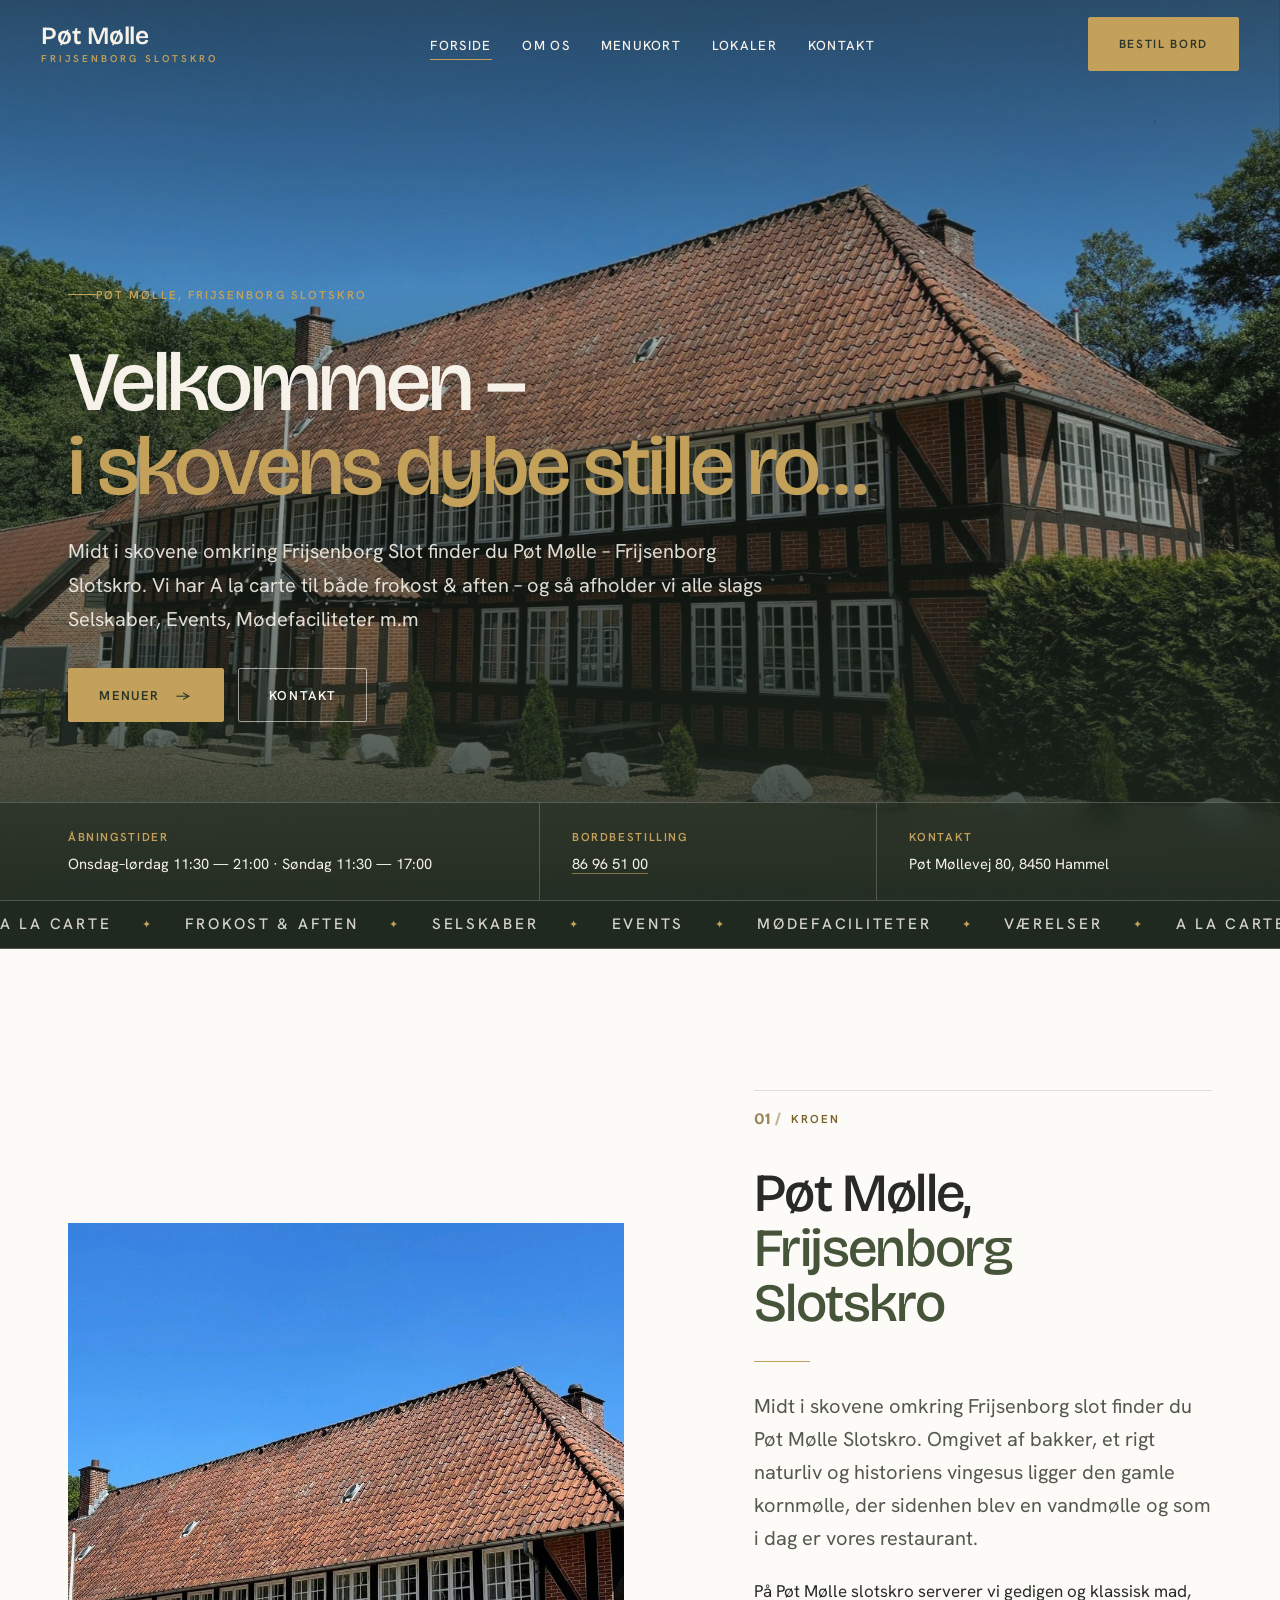
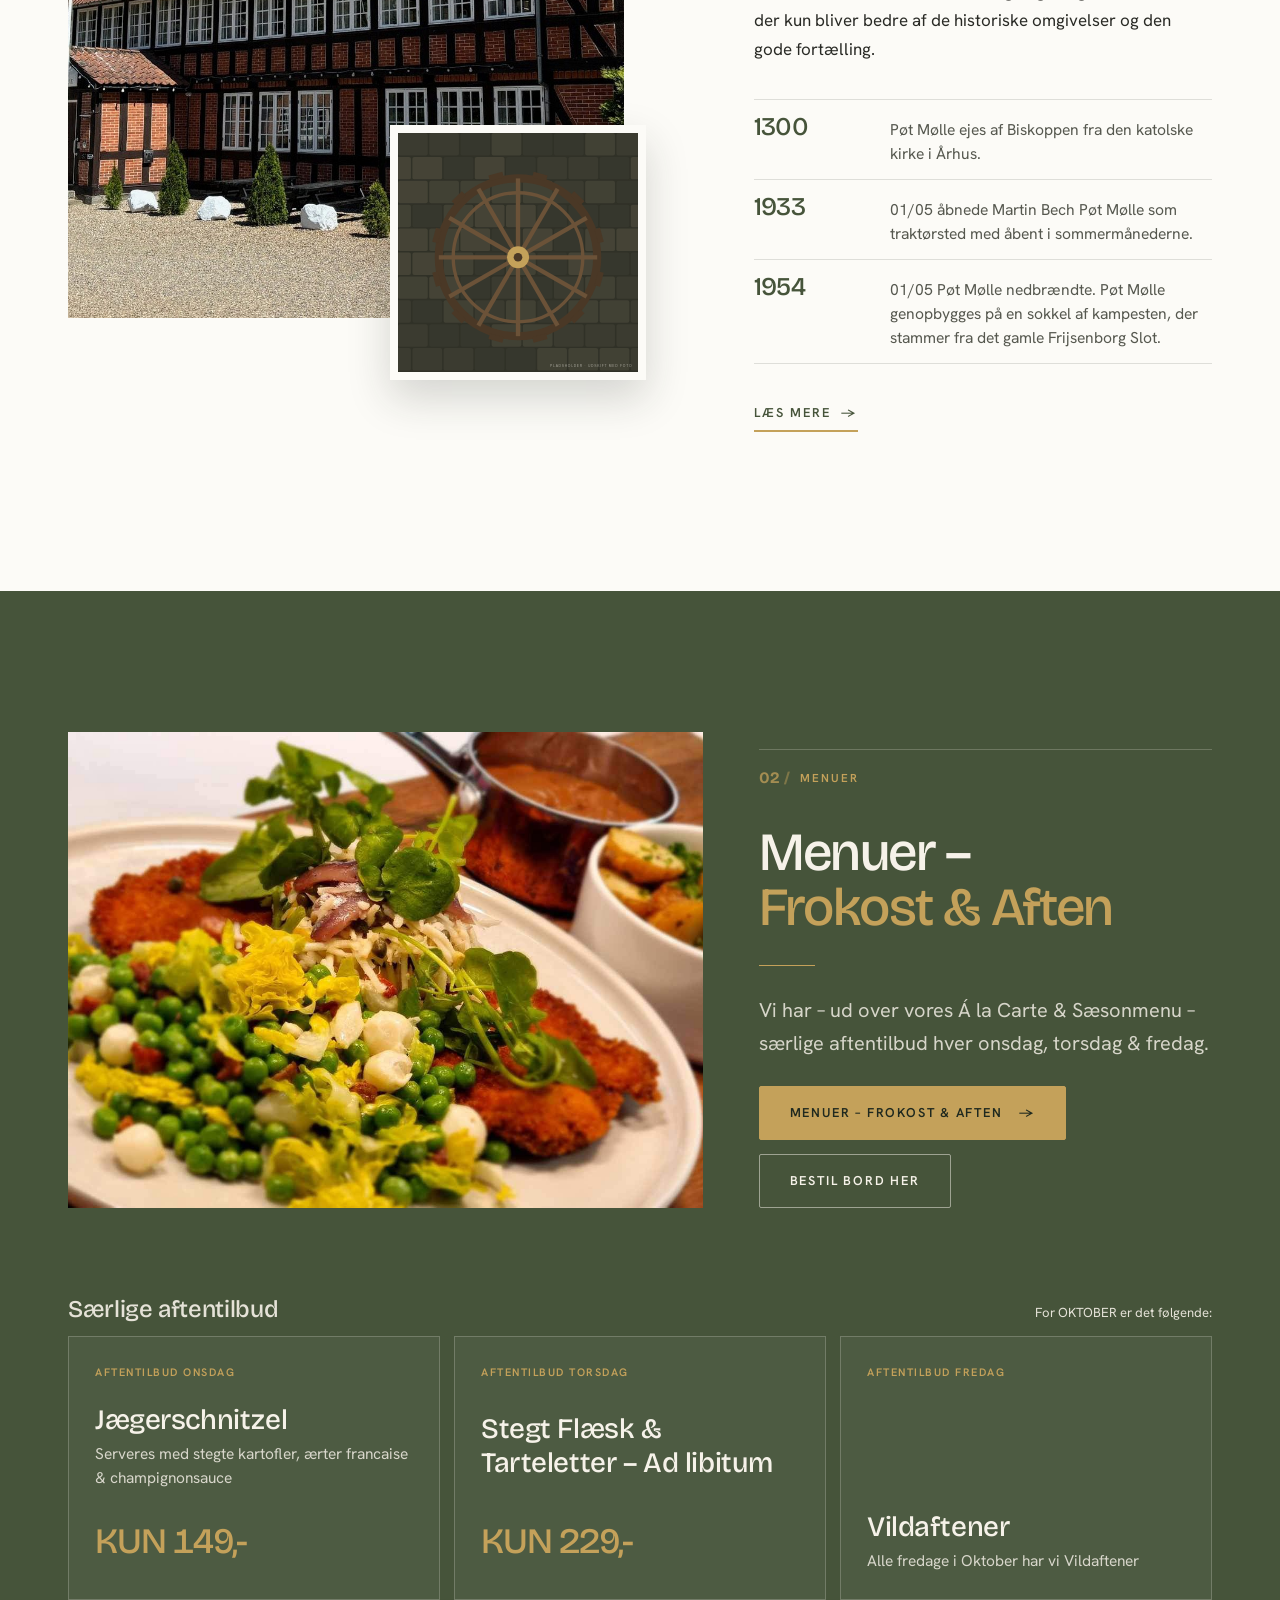
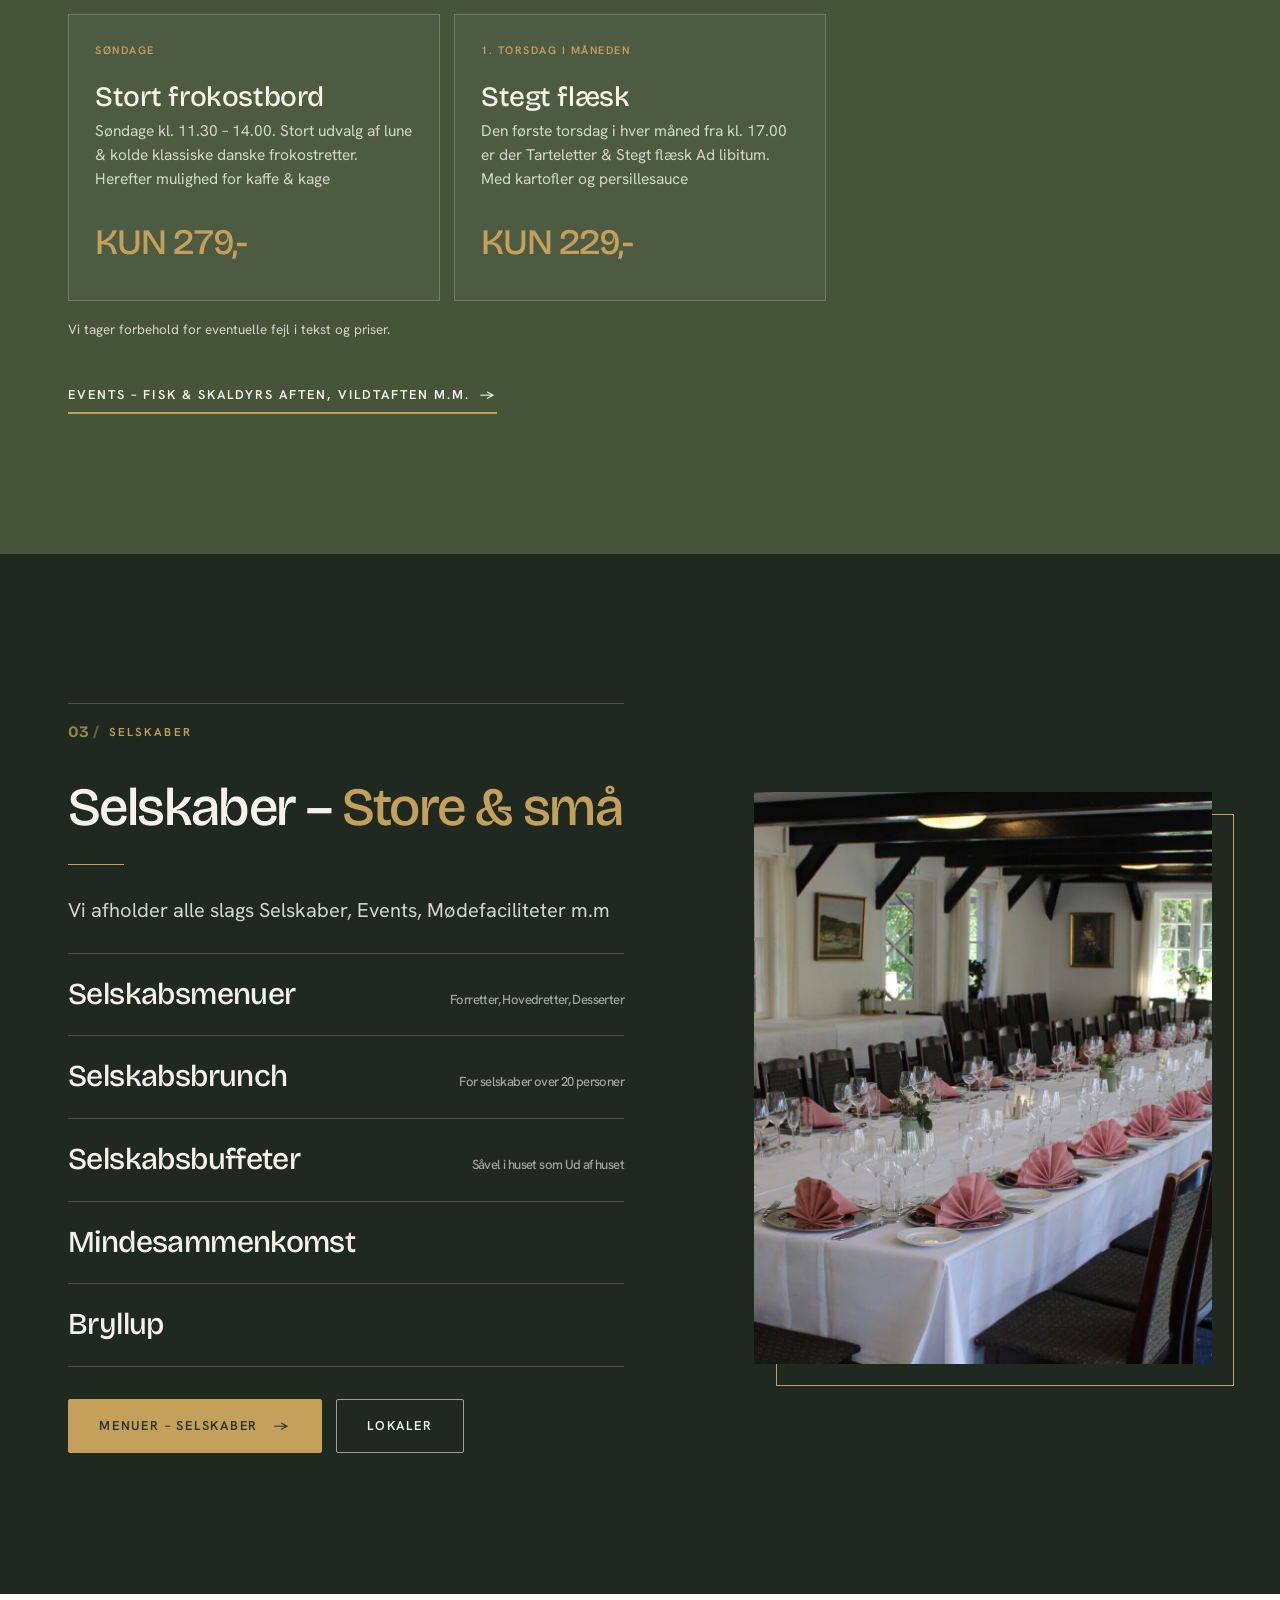
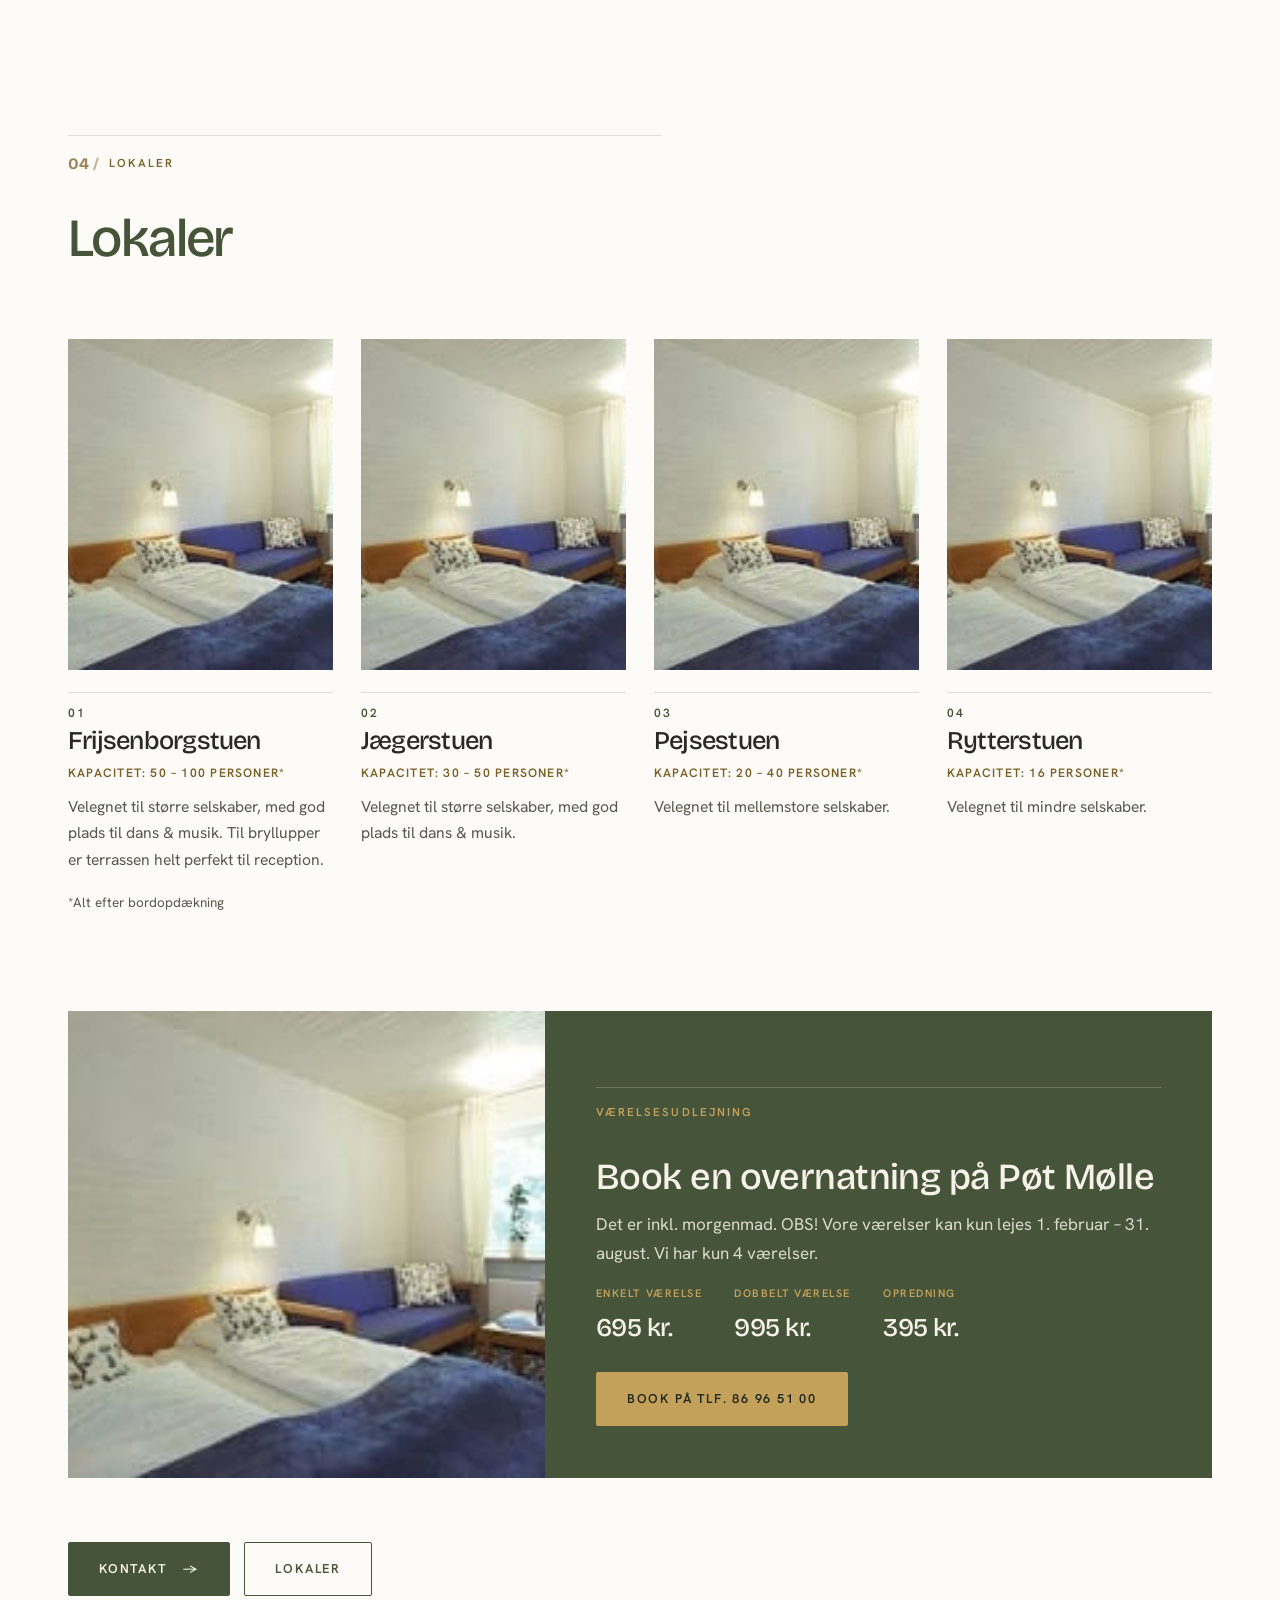
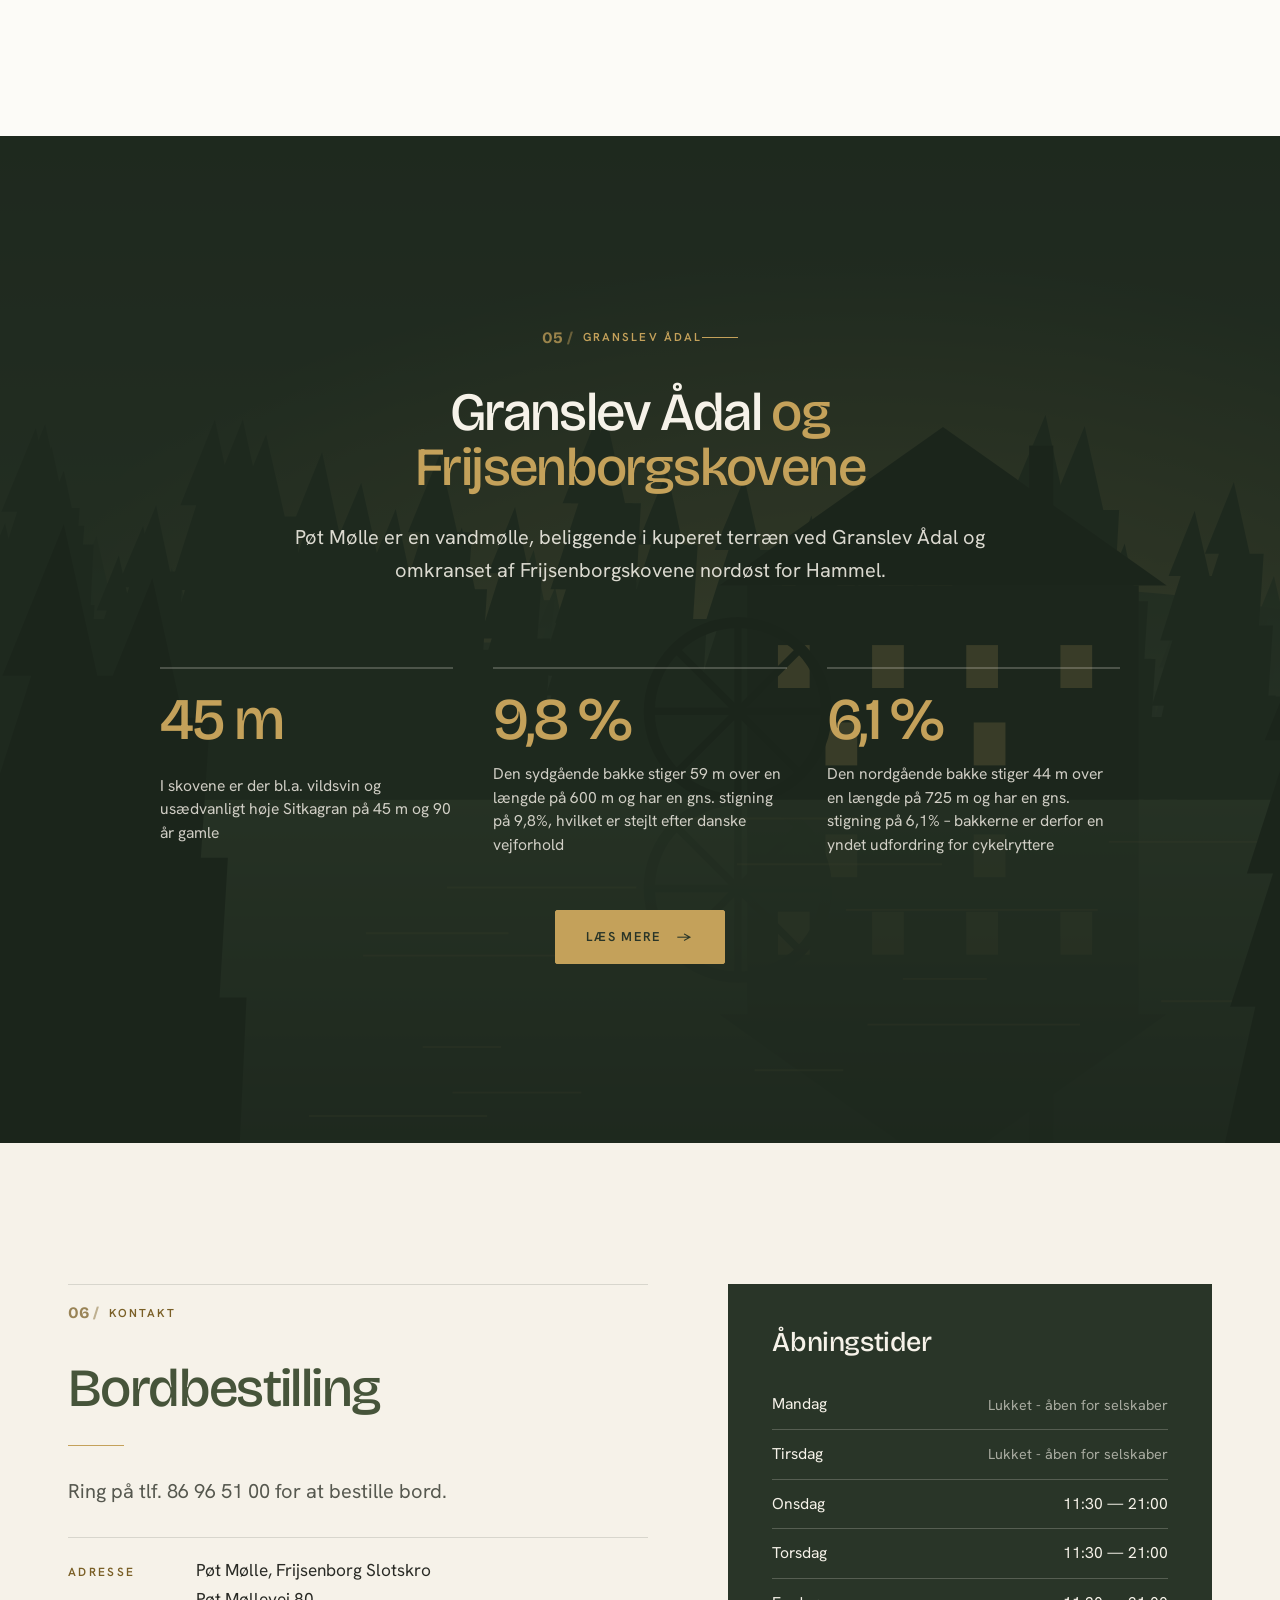
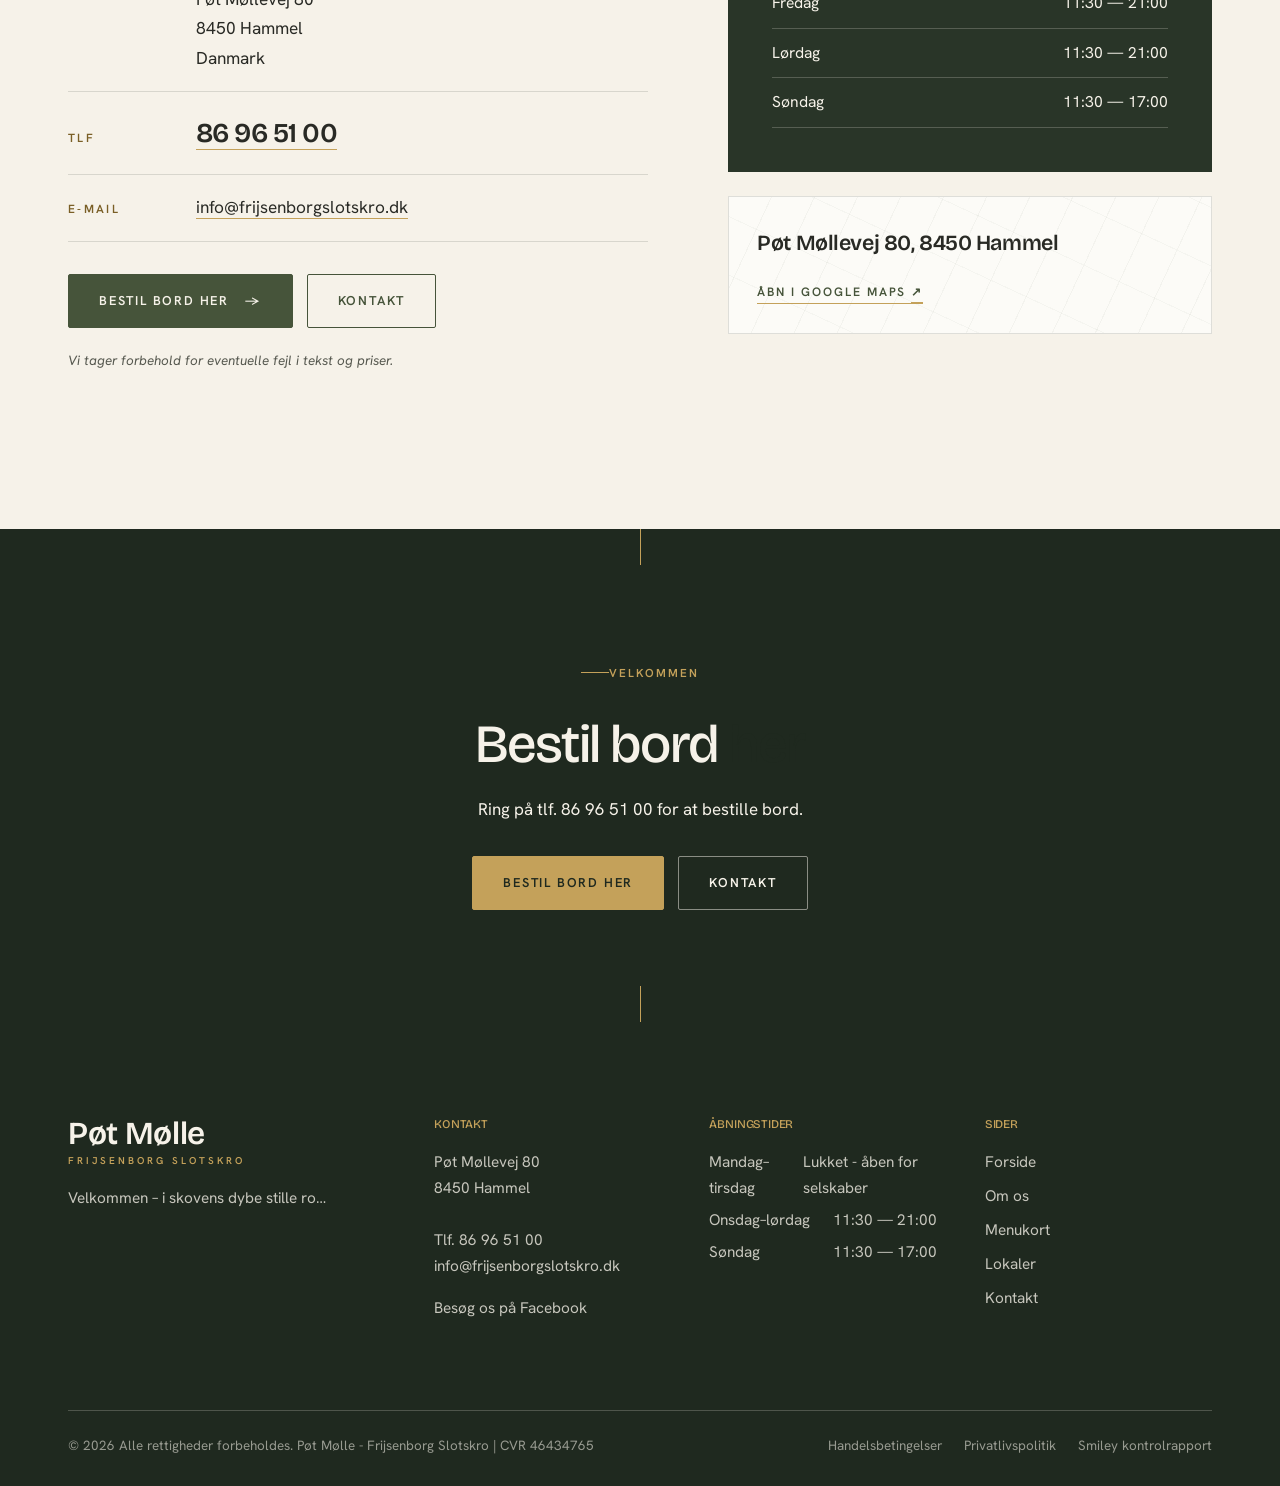
<file: index.html>
<!doctype html>
<html lang="da">
<head>
  <meta charset="utf-8">
  <meta name="viewport" content="width=device-width, initial-scale=1">
  <title>Velkommen til Pøt Mølle - Frijsenborg Slotskro</title>
  <meta name="description" content="Pøt Mølle - historisk kro ved Frijsenborg. Nyd god mad, hyggelige omgivelser og selskaber i naturskønne rammer.">
  <link rel="canonical" href="https://xn--ptmlle-byac.dk/">
  <meta name="theme-color" content="#293528">

  <!-- Open Graph -->
  <meta property="og:type" content="website">
  <meta property="og:locale" content="da_DK">
  <meta property="og:site_name" content="Pøt Mølle – Frijsenborg Slotskro">
  <meta property="og:title" content="Velkommen til Pøt Mølle - Frijsenborg Slotskro">
  <meta property="og:description" content="Pøt Mølle - historisk kro ved Frijsenborg. Nyd god mad, hyggelige omgivelser og selskaber i naturskønne rammer.">
  <meta property="og:url" content="https://xn--ptmlle-byac.dk/">
  <meta property="og:image" content="https://xn--ptmlle-byac.dk/wp-content/uploads/2020/12/test-aflang2-1024x369.jpg">
  <meta name="twitter:card" content="summary_large_image">

  <link rel="icon" href="https://xn--ptmlle-byac.dk/wp-content/uploads/2024/11/cropped-PoetMoellelogo-270x270.jpg">

  <script>document.documentElement.classList.add("js");</script>

  <link rel="preconnect" href="https://fonts.googleapis.com">
  <link rel="preconnect" href="https://fonts.gstatic.com" crossorigin>
  <link rel="stylesheet" href="https://fonts.googleapis.com/css2?family=Bricolage+Grotesque:opsz,wght@12..96,500;12..96,700;12..96,800&family=Hanken+Grotesk:wght@400;500;600&family=Newsreader:ital,opsz,wght@0,6..72,300;0,6..72,400;1,6..72,300;1,6..72,400&display=swap">
  <link rel="stylesheet" href="css/styles.css">

  <!-- Struktureret data: kun verificerede oplysninger fra den eksisterende hjemmeside -->
  <script type="application/ld+json">
  {
    "@context": "https://schema.org",
    "@type": "Restaurant",
    "name": "Pøt Mølle – Frijsenborg Slotskro",
    "url": "https://xn--ptmlle-byac.dk/",
    "image": "https://xn--ptmlle-byac.dk/wp-content/uploads/2020/12/test-aflang2-1024x369.jpg",
    "telephone": "+4586965100",
    "email": "info@frijsenborgslotskro.dk",
    "address": {
      "@type": "PostalAddress",
      "streetAddress": "Pøt Møllevej 80",
      "postalCode": "8450",
      "addressLocality": "Hammel",
      "addressCountry": "DK"
    },
    "openingHoursSpecification": [
      { "@type": "OpeningHoursSpecification", "dayOfWeek": ["Wednesday", "Thursday", "Friday", "Saturday"], "opens": "11:30", "closes": "21:00" },
      { "@type": "OpeningHoursSpecification", "dayOfWeek": "Sunday", "opens": "11:30", "closes": "17:00" }
    ],
    "sameAs": ["https://www.facebook.com/poetmoelle/"]
  }
  </script>
</head>

<body class="home">
  <a class="skip-link" href="#main">Spring til indhold</a>

  <!-- ===== Header ===== -->
  <header class="site-header" data-header>
    <div class="container site-header__inner">
      <a class="brand" href="index.html" aria-label="Pøt Mølle – Frijsenborg Slotskro, forside">
        <span class="brand__name">Pøt Mølle</span>
        <span class="brand__sub">Frijsenborg Slotskro</span>
      </a>

      <nav class="nav" aria-label="Hovedmenu">
        <ul class="nav__list">
          <li><a class="nav__link" href="index.html" aria-current="page">Forside</a></li>
          <li><a class="nav__link" href="om-os.html">Om os</a></li>
          <li><a class="nav__link" href="menukort.html">Menukort</a></li>
          <li><a class="nav__link" href="lokaler.html">Lokaler</a></li>
          <li><a class="nav__link" href="kontakt.html">Kontakt</a></li>
        </ul>
      </nav>

      <a class="btn btn--gold btn--small header-cta" href="https://book.easytablebooking.com/book/?id=60224&amp;lang=auto" rel="noopener">Bestil bord</a>

      <button class="menu-toggle" type="button" aria-expanded="false" aria-controls="mobile-nav" data-menu-toggle>
        <span data-menu-label>Menu</span>
        <span class="menu-toggle__bars" aria-hidden="true"><span></span><span></span></span>
      </button>
    </div>
  </header>

  <div class="mobile-nav" id="mobile-nav" role="dialog" aria-label="Menu">
    <nav aria-label="Mobilmenu">
      <ul class="mobile-nav__list">
        <li><a href="index.html" aria-current="page">Forside</a></li>
        <li><a href="om-os.html">Om os</a></li>
        <li><a href="menukort.html">Menukort</a></li>
        <li><a href="lokaler.html">Lokaler</a></li>
        <li><a href="kontakt.html">Kontakt</a></li>
      </ul>
    </nav>
    <div class="mobile-nav__foot">
      <a class="btn btn--gold" href="https://book.easytablebooking.com/book/?id=60224&amp;lang=auto" rel="noopener">Bestil bord</a>
      <a class="btn btn--ghost-light" href="tel:+4586965100">Tlf. 86 96 51 00</a>
      <p>Pøt Møllevej 80, 8450 Hammel</p>
    </div>
  </div>

  <main id="main">

    <!-- ===== 1. Hero ===== -->
    <section class="hero" aria-labelledby="hero-title">
      <div class="hero__media">
        <img src="images/poet-moelle.jpg" data-original="https://xn--ptmlle-byac.dk/wp-content/uploads/2020/12/test-aflang2.jpg" alt="Pladsholder: Pøt Mølle – Frijsenborg Slotskro i Frijsenborgskovene" fetchpriority="high" decoding="async">
      </div>
      <div class="container hero__content">
        <p class="eyebrow">Pøt Mølle, Frijsenborg Slotskro</p>
        <h1 class="h1" id="hero-title">Velkommen – <em>i skovens dybe stille ro…</em></h1>
        <p class="hero__intro">Midt i skovene omkring Frijsenborg Slot finder du Pøt Mølle – Frijsenborg Slotskro. Vi har A la carte til både frokost &amp; aften – og så afholder vi alle slags Selskaber, Events, Mødefaciliteter m.m</p>
        <div class="btn-row">
          <a class="btn btn--gold" href="menukort.html">Menuer <span class="arrow" aria-hidden="true">→</span></a>
          <a class="btn btn--ghost-light" href="kontakt.html">Kontakt</a>
        </div>
      </div>
      <div class="hero__meta">
        <div class="container hero__meta-inner">
          <span><strong>Åbningstider</strong>Onsdag–lørdag 11:30 — 21:00 · Søndag 11:30 — 17:00</span>
          <span><strong>Bordbestilling</strong><a href="tel:+4586965100">86 96 51 00</a></span>
          <span><strong>Kontakt</strong>Pøt Møllevej 80, 8450 Hammel</span>
        </div>
      </div>
    </section>


    <div class="ticker" aria-hidden="true"><div class="ticker__track"><span>A la carte</span><span>Frokost &amp; aften</span><span>Selskaber</span><span>Events</span><span>Mødefaciliteter</span><span>Værelser</span><span>A la carte</span><span>Frokost &amp; aften</span><span>Selskaber</span><span>Events</span><span>Mødefaciliteter</span><span>Værelser</span><span>A la carte</span><span>Frokost &amp; aften</span><span>Selskaber</span><span>Events</span><span>Mødefaciliteter</span><span>Værelser</span><span>A la carte</span><span>Frokost &amp; aften</span><span>Selskaber</span><span>Events</span><span>Mødefaciliteter</span><span>Værelser</span></div></div>

    <!-- ===== 2. Introduktion til kroen ===== -->
    <section class="section section--paper" aria-labelledby="intro-title">
      <div class="container editorial">
        <div class="intro__media reveal">
          <div class="frame">
            <img src="images/poet-moelle.jpg" data-original="https://xn--ptmlle-byac.dk/wp-content/uploads/2020/12/IMG_0396.jpg" alt="Pladsholder: Pøt Mølle – den gamle møllebygning" loading="lazy" decoding="async">
          </div>
          <div class="frame frame--small">
            <img src="images/moellehjul.svg" data-original="https://xn--ptmlle-byac.dk/wp-content/uploads/2020/12/IMG_0394.jpg" alt="Pladsholder: Detalje fra Pøt Mølle" loading="lazy" decoding="async">
          </div>
        </div>
        <div class="intro__text reveal reveal--delay-1">
          <p class="eyebrow"><span class="no">01</span>Kroen</p>
          <h2 class="h2" id="intro-title">Pøt Mølle, <em>Frijsenborg Slotskro</em></h2>
          <hr class="divider">
          <p class="lead">Midt i skovene omkring Frijsenborg slot finder du Pøt Mølle Slotskro. Omgivet af bakker, et rigt naturliv og historiens vingesus ligger den gamle kornmølle, der sidenhen blev en vandmølle og som i dag er vores restaurant.</p>
          <p>På Pøt Mølle slotskro serverer vi gedigen og klassisk mad, der kun bliver bedre af de historiske omgivelser og den gode fortælling.</p>
          <ul class="timeline">
            <li><span class="timeline__year">1300</span><span class="timeline__text">Pøt Mølle ejes af Biskoppen fra den katolske kirke i Århus.</span></li>
            <li><span class="timeline__year">1933</span><span class="timeline__text">01/05 åbnede Martin Bech Pøt Mølle som traktørsted med åbent i sommermånederne.</span></li>
            <li><span class="timeline__year">1954</span><span class="timeline__text">01/05 Pøt Mølle nedbrændte. Pøt Mølle genopbygges på en sokkel af kampesten, der stammer fra det gamle Frijsenborg Slot.</span></li>
          </ul>
          <p style="margin-top:2rem"><a class="text-link" href="om-os.html">Læs mere <span aria-hidden="true">→</span></a></p>
        </div>
      </div>
    </section>

    <!-- ===== 3. Spiseoplevelsen ===== -->
    <section class="section section--ivory" aria-labelledby="dining-title">
      <div class="container">
        <div class="dining__head">
          <div class="frame dining__image reveal">
            <img src="images/aften.jpg" data-original="https://xn--ptmlle-byac.dk/wp-content/uploads/2024/08/frokost-1024x461.jpg" alt="Pladsholder: Frokost på Pøt Mølle" loading="lazy" decoding="async">
          </div>
          <div class="reveal reveal--delay-1">
            <p class="eyebrow"><span class="no">02</span>Menuer</p>
            <h2 class="h2" id="dining-title">Menuer – <em>Frokost &amp; Aften</em></h2>
            <hr class="divider">
            <p class="lead">Vi har – ud over vores Á la Carte &amp; Sæsonmenu – særlige aftentilbud hver onsdag, torsdag &amp; fredag.</p>
            <div class="btn-row" style="margin-top:1.6rem">
              <a class="btn" href="menukort.html">Menuer – Frokost &amp; Aften <span class="arrow" aria-hidden="true">→</span></a>
              <a class="btn btn--ghost" href="https://book.easytablebooking.com/book/?id=60224&amp;lang=auto" rel="noopener">Bestil bord her</a>
            </div>
          </div>
        </div>

        <div class="reveal">
          <div class="offers__label">
            <h3>Særlige aftentilbud</h3>
            <span>For OKTOBER er det følgende:</span>
          </div>
          <ul class="offers">
            <li class="offer">
              <span class="offer__day">Aftentilbud Onsdag</span>
              <div>
                <h4 class="offer__title">Jægerschnitzel</h4>
                <p class="offer__desc">Serveres med stegte kartofler, ærter francaise &amp; champignonsauce</p>
              </div>
              <span class="offer__price">KUN 149,-</span>
            </li>
            <li class="offer">
              <span class="offer__day">Aftentilbud Torsdag</span>
              <div>
                <h4 class="offer__title">Stegt Flæsk &amp; Tarteletter – Ad libitum</h4>
              </div>
              <span class="offer__price">KUN 229,-</span>
            </li>
            <li class="offer">
              <span class="offer__day">Aftentilbud Fredag</span>
              <div>
                <h4 class="offer__title">Vildaftener</h4>
                <p class="offer__desc">Alle fredage i Oktober har vi Vildaftener</p>
              </div>
              <span class="offer__price" aria-hidden="true"></span>
            </li>
            <li class="offer">
              <span class="offer__day">Søndage</span>
              <div>
                <h4 class="offer__title">Stort frokostbord</h4>
                <p class="offer__desc">Søndage kl. 11.30 – 14.00. Stort udvalg af lune &amp; kolde klassiske danske frokostretter. Herefter mulighed for kaffe &amp; kage</p>
              </div>
              <span class="offer__price">KUN 279,-</span>
            </li>
            <li class="offer">
              <span class="offer__day">1. torsdag i måneden</span>
              <div>
                <h4 class="offer__title">Stegt flæsk</h4>
                <p class="offer__desc">Den første torsdag i hver måned fra kl. 17.00 er der Tarteletter &amp; Stegt flæsk Ad libitum. Med kartofler og persillesauce</p>
              </div>
              <span class="offer__price">KUN 229,-</span>
            </li>
          </ul>
          <p class="fineprint">Vi tager forbehold for eventuelle fejl i tekst og priser.</p>
          <div class="dining__cta">
            <a class="text-link" href="https://book.easytable.com/book/?id=60224&amp;lang=auto" rel="noopener">Events – Fisk &amp; skaldyrs aften, Vildtaften m.m. <span aria-hidden="true">→</span></a>
          </div>
        </div>
      </div>
    </section>

    <!-- ===== 4. Selskaber ===== -->
    <section class="section section--forest" aria-labelledby="events-title">
      <div class="container events">
        <div class="events__text reveal">
          <p class="eyebrow"><span class="no">03</span>Selskaber</p>
          <h2 class="h2" id="events-title">Selskaber – <em>Store &amp; små</em></h2>
          <hr class="divider">
          <p class="lead">Vi afholder alle slags Selskaber, Events, Mødefaciliteter m.m</p>
          <ul class="checklist">
            <li>Selskabsmenuer <small>Forretter, Hovedretter, Desserter</small></li>
            <li>Selskabsbrunch <small>For selskaber over 20 personer</small></li>
            <li>Selskabsbuffeter <small>Såvel i huset som Ud af huset</small></li>
            <li>Mindesammenkomst</li>
            <li>Bryllup</li>
          </ul>
          <div class="btn-row">
            <a class="btn btn--gold" href="menukort.html#selskaber">Menuer – Selskaber <span class="arrow" aria-hidden="true">→</span></a>
            <a class="btn btn--ghost-light" href="lokaler.html">Lokaler</a>
          </div>
        </div>
        <div class="events__media reveal reveal--delay-1">
          <div class="frame">
            <img src="images/selskaber.jpg" data-original="https://xn--ptmlle-byac.dk/wp-content/uploads/2021/04/frijsenborg-stuen.jpeg" alt="Pladsholder: Frijsenborgstuen på Pøt Mølle" loading="lazy" decoding="async" width="1125" height="1481">
          </div>
        </div>
      </div>
    </section>

    <!-- ===== 5. Lokaler ===== -->
    <section class="section section--paper" aria-labelledby="venues-title">
      <div class="container">
        <div class="venues__head reveal">
          <div>
            <p class="eyebrow"><span class="no">04</span>Lokaler</p>
            <h2 class="h2" id="venues-title"><em>Lokaler</em></h2>
          </div>
        </div>

        <div class="venues__grid">
          <article class="venue reveal">
            <div class="frame"><img src="images/vaerelser.jpg" data-original="https://xn--ptmlle-byac.dk/wp-content/uploads/2021/04/image5.jpeg" alt="Pladsholder: Frijsenborgstuen" loading="lazy" decoding="async"></div>
            <h3>Frijsenborgstuen</h3>
            <span class="venue__cap">Kapacitet: 50 – 100 personer*</span>
            <p>Velegnet til større selskaber, med god plads til dans &amp; musik. Til bryllupper er terrassen helt perfekt til reception.</p>
          </article>

          <article class="venue reveal reveal--delay-1">
            <div class="frame"><img src="images/vaerelser.jpg" data-original="https://xn--ptmlle-byac.dk/wp-content/uploads/2023/03/jaegerstuen-2.jpg" alt="Pladsholder: Jægerstuen" loading="lazy" decoding="async"></div>
            <h3>Jægerstuen</h3>
            <span class="venue__cap">Kapacitet: 30 – 50 personer*</span>
            <p>Velegnet til større selskaber, med god plads til dans &amp; musik.</p>
          </article>

          <article class="venue reveal">
            <div class="frame"><img src="images/vaerelser.jpg" data-original="https://xn--ptmlle-byac.dk/wp-content/uploads/2026/04/att.1csfNM6HM5VuQGRQw1aHBXMLR1zZbxnaf9z13cTZhbA-1024x768.jpg" alt="Pladsholder: Pejsestuen" loading="lazy" decoding="async"></div>
            <h3>Pejsestuen</h3>
            <span class="venue__cap">Kapacitet: 20 – 40 personer*</span>
            <p>Velegnet til mellemstore selskaber.</p>
          </article>

          <article class="venue reveal reveal--delay-1">
            <div class="frame"><img src="images/vaerelser.jpg" data-original="https://xn--ptmlle-byac.dk/wp-content/uploads/2025/10/IMG_4657.jpg" alt="Pladsholder: Rytterstuen" loading="lazy" decoding="async" width="1179" height="855"></div>
            <h3>Rytterstuen</h3>
            <span class="venue__cap">Kapacitet: 16 personer*</span>
            <p>Velegnet til mindre selskaber.</p>
          </article>
        </div>
        <p class="fineprint">*Alt efter bordopdækning</p>

        <div class="stay reveal">
          <div class="frame stay__media">
            <img src="images/vaerelser.jpg" data-original="https://xn--ptmlle-byac.dk/wp-content/uploads/2021/02/vaerelse-poet-moelle.jpg" alt="Pladsholder: Værelse på Pøt Mølle" loading="lazy" decoding="async">
          </div>
          <div class="stay__text">
            <p class="eyebrow" style="margin-top:1.6rem">Værelsesudlejning</p>
            <h3>Book en overnatning på Pøt Mølle</h3>
            <p style="margin-top:.8rem">Det er inkl. morgenmad. OBS! Vore værelser kan kun lejes 1. februar – 31. august. Vi har kun 4 værelser.</p>
            <div class="stay__prices">
              <span><small>Enkelt værelse</small>695 kr.</span>
              <span><small>Dobbelt værelse</small>995 kr.</span>
              <span><small>Opredning</small>395 kr.</span>
            </div>
            <a class="btn btn--ghost" href="tel:+4586965100">BOOK på tlf. 86 96 51 00</a>
          </div>
        </div>

        <div class="venues__cta">
          <a class="btn" href="kontakt.html">Kontakt <span class="arrow" aria-hidden="true">→</span></a>
          <a class="btn btn--ghost" href="lokaler.html">Lokaler</a>
        </div>
      </div>
    </section>

    <!-- ===== 6. Atmosfærisk sektion ===== -->
    <section class="atmosphere" aria-labelledby="atmos-title">
      <div class="atmosphere__bg" aria-hidden="true">
        <img src="images/skov.svg" data-original="https://xn--ptmlle-byac.dk/wp-content/uploads/2020/12/kroen.jpg" alt="" loading="lazy" decoding="async">
      </div>
      <div class="container reveal">
        <p class="eyebrow"><span class="no">05</span>Granslev Ådal</p>
        <h2 class="h2" id="atmos-title">Granslev Ådal <em>og Frijsenborgskovene</em></h2>
        <p class="lead">Pøt Mølle er en vandmølle, beliggende i kuperet terræn ved Granslev Ådal og omkranset af Frijsenborgskovene nordøst for Hammel.</p>
        <div class="facts">
          <div class="fact"><span class="fact__num">45 m</span><span class="fact__text">I skovene er der bl.a. vildsvin og usædvanligt høje Sitkagran på 45 m og 90 år gamle</span></div>
          <div class="fact"><span class="fact__num">9,8 %</span><span class="fact__text">Den sydgående bakke stiger 59 m over en længde på 600 m og har en gns. stigning på 9,8%, hvilket er stejlt efter danske vejforhold</span></div>
          <div class="fact"><span class="fact__num">6,1 %</span><span class="fact__text">Den nordgående bakke stiger 44 m over en længde på 725 m og har en gns. stigning på 6,1% – bakkerne er derfor en yndet udfordring for cykelryttere</span></div>
        </div>
        <div class="btn-row">
          <a class="btn btn--gold" href="om-os.html">Læs mere <span class="arrow" aria-hidden="true">→</span></a>
        </div>
      </div>
    </section>

    <!-- ===== 7. Kontakt og praktisk information ===== -->
    <section class="section section--paper" aria-labelledby="contact-title">
      <div class="container contact">
        <div class="reveal">
          <p class="eyebrow"><span class="no">06</span>Kontakt</p>
          <h2 class="h2" id="contact-title"><em>Bordbestilling</em></h2>
          <hr class="divider">
          <p class="lead">Ring på tlf. 86 96 51 00 for at bestille bord.</p>
          <dl class="contact__list">
            <div class="contact__item"><dt>Adresse</dt><dd><address>Pøt Mølle, Frijsenborg Slotskro<br>Pøt Møllevej 80<br>8450 Hammel<br>Danmark</address></dd></div>
            <div class="contact__item"><dt>Tlf</dt><dd><a class="contact__phone" href="tel:+4586965100">86 96 51 00</a></dd></div>
            <div class="contact__item"><dt>E-mail</dt><dd><a href="mailto:info@frijsenborgslotskro.dk">info@frijsenborgslotskro.dk</a></dd></div>
          </dl>
          <div class="btn-row">
            <a class="btn" href="https://book.easytablebooking.com/book/?id=60224&amp;lang=auto" rel="noopener">Bestil bord her <span class="arrow" aria-hidden="true">→</span></a>
            <a class="btn btn--ghost" href="kontakt.html">Kontakt</a>
          </div>
          <p class="fineprint" style="margin-top:1.4rem"><em>Vi tager forbehold for eventuelle fejl i tekst og priser.</em></p>
        </div>

        <div class="reveal reveal--delay-1">
          <div class="hours-card">
            <h3>Åbningstider</h3>
            <table class="hours">
              <caption class="visually-hidden">Åbningstider</caption>
              <tbody>
                <tr class="is-closed"><th scope="row">Mandag</th><td>Lukket - åben for selskaber</td></tr>
                <tr class="is-closed"><th scope="row">Tirsdag</th><td>Lukket - åben for selskaber</td></tr>
                <tr><th scope="row">Onsdag</th><td>11:30 — 21:00</td></tr>
                <tr><th scope="row">Torsdag</th><td>11:30 — 21:00</td></tr>
                <tr><th scope="row">Fredag</th><td>11:30 — 21:00</td></tr>
                <tr><th scope="row">Lørdag</th><td>11:30 — 21:00</td></tr>
                <tr><th scope="row">Søndag</th><td>11:30 — 17:00</td></tr>
              </tbody>
            </table>
          </div>
          <a class="map-card" href="https://www.google.com/maps/search/?api=1&amp;query=P%C3%B8t+M%C3%B8llevej+80+8450+Hammel" rel="noopener" target="_blank">
            <strong>Pøt Møllevej 80, 8450 Hammel</strong>
            <span>Åbn i Google Maps <span aria-hidden="true">↗</span><span class="visually-hidden"> (åbner i nyt vindue)</span></span>
          </a>
        </div>
      </div>
    </section>

    <!-- ===== Afsluttende CTA ===== -->
    <section class="cta-band" aria-labelledby="cta-title">
      <div class="container reveal">
        <p class="eyebrow">Velkommen</p>
        <h2 class="h2" id="cta-title">Bestil bord <em>her</em></h2>
        <p>Ring på tlf. 86 96 51 00 for at bestille bord.</p>
        <div class="btn-row">
          <a class="btn btn--gold" href="https://book.easytablebooking.com/book/?id=60224&amp;lang=auto" rel="noopener">Bestil bord her</a>
          <a class="btn btn--ghost-light" href="kontakt.html">Kontakt</a>
        </div>
      </div>
    </section>
  </main>

  <!-- ===== Footer ===== -->
  <footer class="site-footer">
    <div class="container">
      <div class="footer__grid">
        <div class="footer__brand">
          <a class="brand" href="index.html" aria-label="Pøt Mølle – forside">
            <span class="brand__name">Pøt Mølle</span>
            <span class="brand__sub">Frijsenborg Slotskro</span>
          </a>
          <p>Velkommen – i skovens dybe stille ro…</p>
        </div>

        <div>
          <h3>Kontakt</h3>
          <address>
            Pøt Møllevej 80<br>8450 Hammel<br><br>
            <a href="tel:+4586965100">Tlf. 86 96 51 00</a><br>
            <a href="mailto:info@frijsenborgslotskro.dk">info@frijsenborgslotskro.dk</a>
          </address>
          <p style="margin-top:1rem"><a href="https://www.facebook.com/poetmoelle/" rel="noopener" target="_blank">Besøg os på Facebook<span class="visually-hidden"> (åbner i nyt vindue)</span></a></p>
        </div>

        <div>
          <h3>Åbningstider</h3>
          <div class="footer__hours">
            <div><span>Mandag–tirsdag</span><span>Lukket - åben for selskaber</span></div>
            <div><span>Onsdag–lørdag</span><span>11:30 — 21:00</span></div>
            <div><span>Søndag</span><span>11:30 — 17:00</span></div>
          </div>
        </div>

        <div>
          <h3>Sider</h3>
          <ul>
            <li><a href="index.html">Forside</a></li>
            <li><a href="om-os.html">Om os</a></li>
            <li><a href="menukort.html">Menukort</a></li>
            <li><a href="lokaler.html">Lokaler</a></li>
            <li><a href="kontakt.html">Kontakt</a></li>
          </ul>
        </div>
      </div>

      <div class="footer__bottom">
        <span>© 2026 Alle rettigheder forbeholdes. Pøt Mølle - Frijsenborg Slotskro | CVR 46434765</span>
        <ul>
          <li><a href="https://xn--ptmlle-byac.dk/handelsbetingelser/">Handelsbetingelser</a></li>
          <li><a href="https://xn--ptmlle-byac.dk/privatlivspolitik/">Privatlivspolitik</a></li>
          <li><a href="https://www.findsmiley.dk/760318" rel="noopener">Smiley kontrolrapport</a></li>
        </ul>
      </div>
    </div>
  </footer>

  <script src="js/main.js" defer></script>
</body>
</html>
</file>
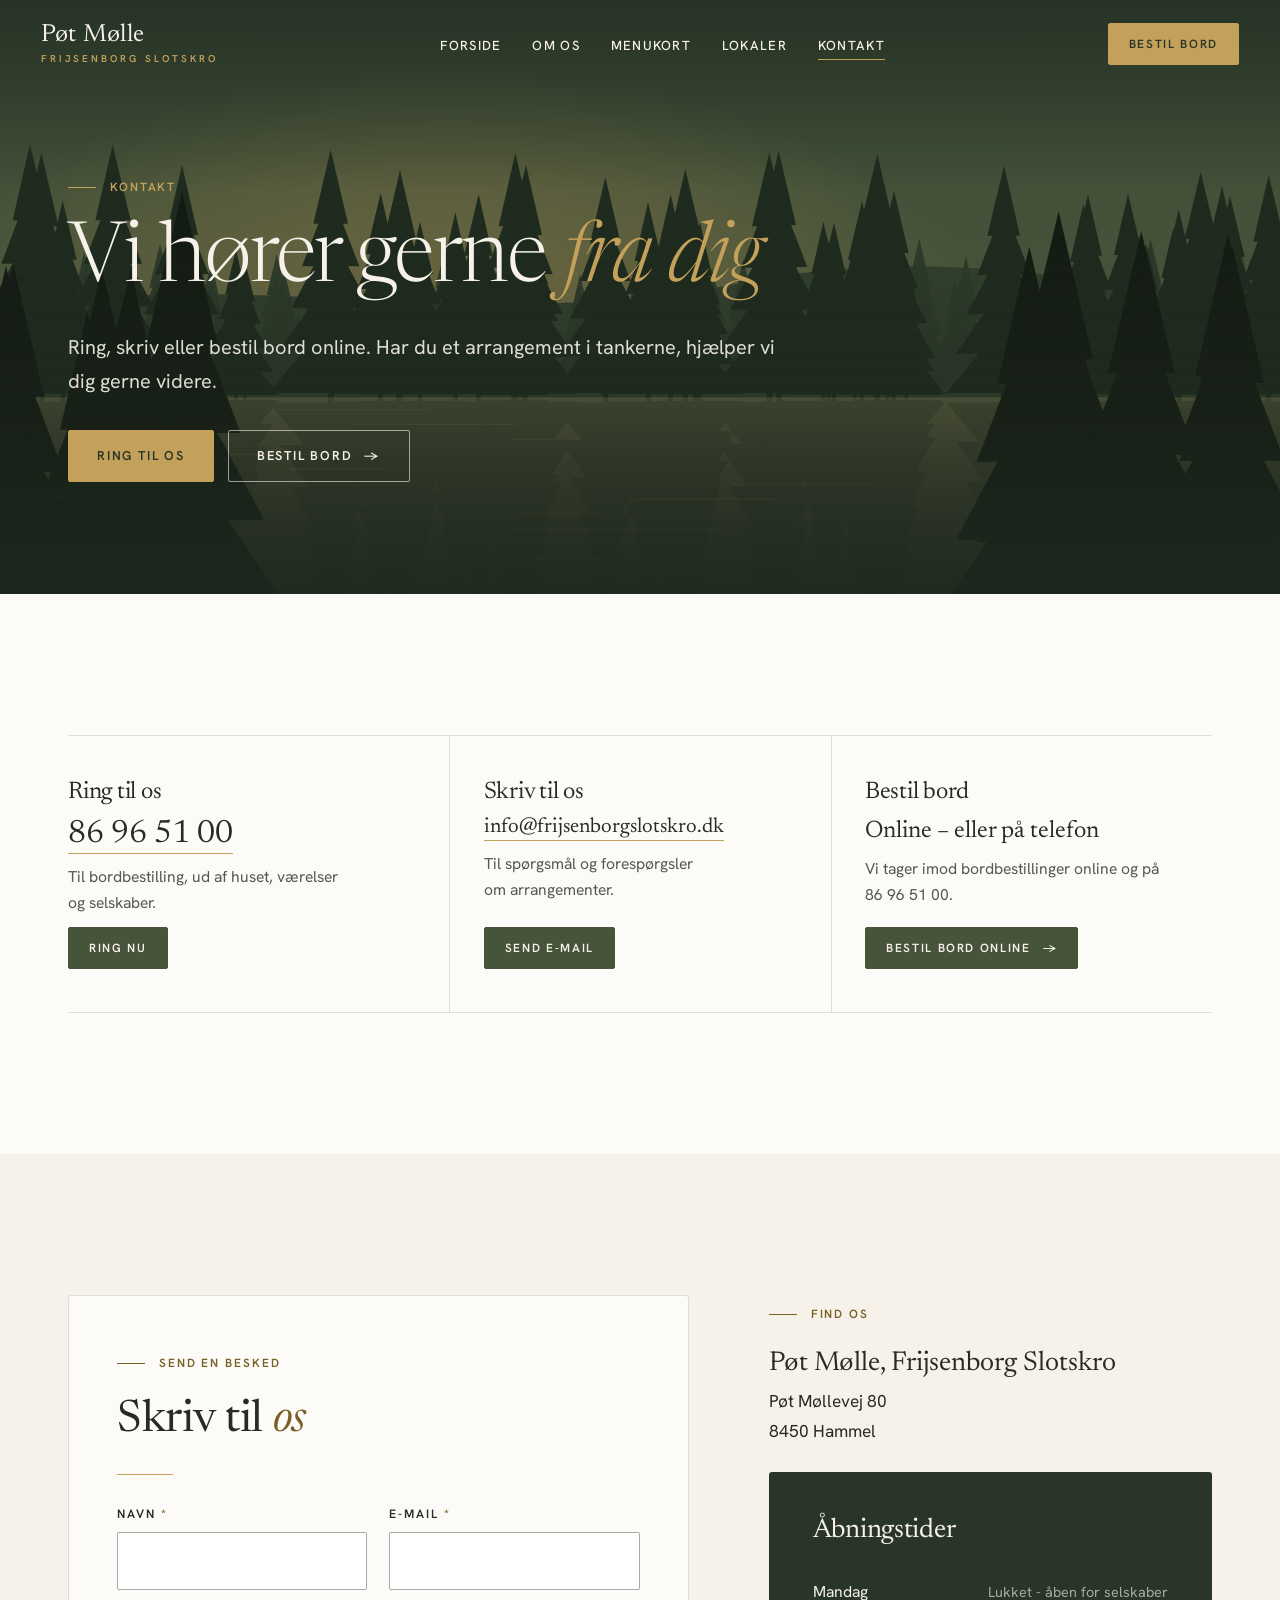
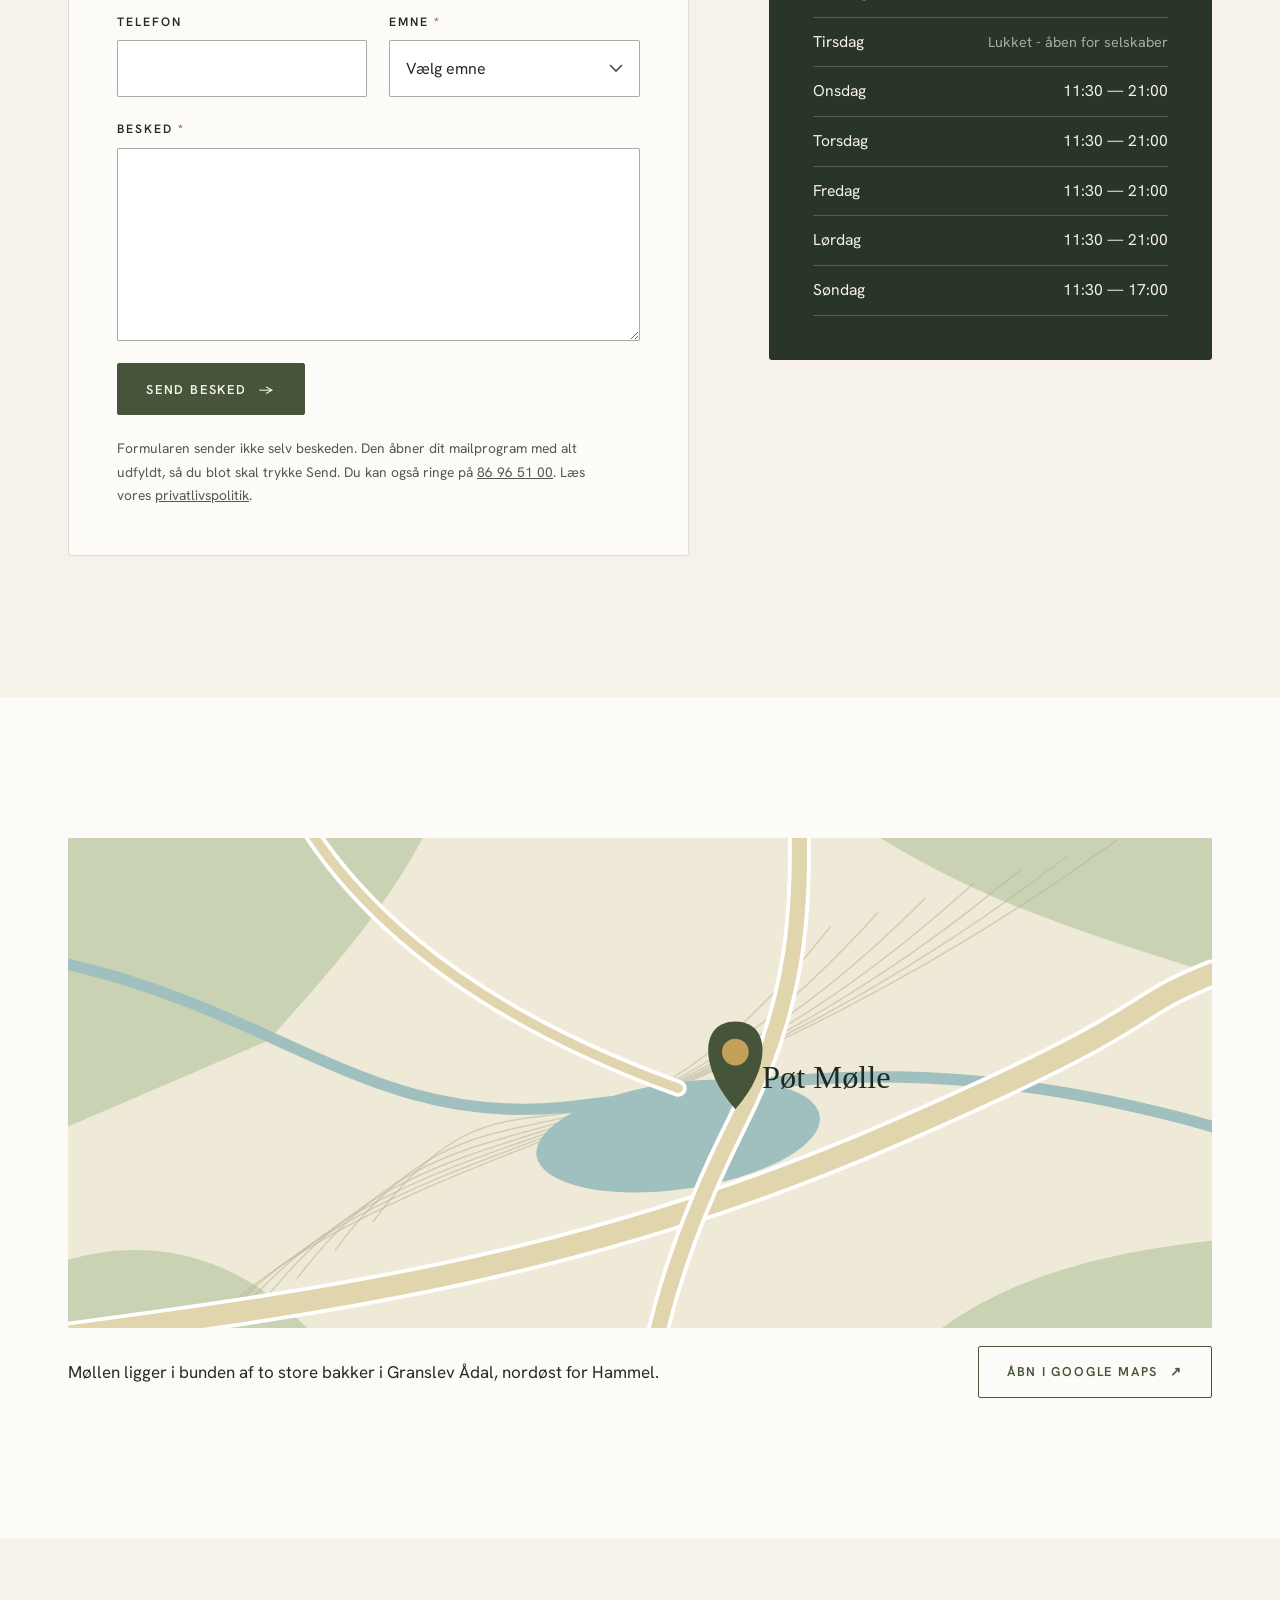
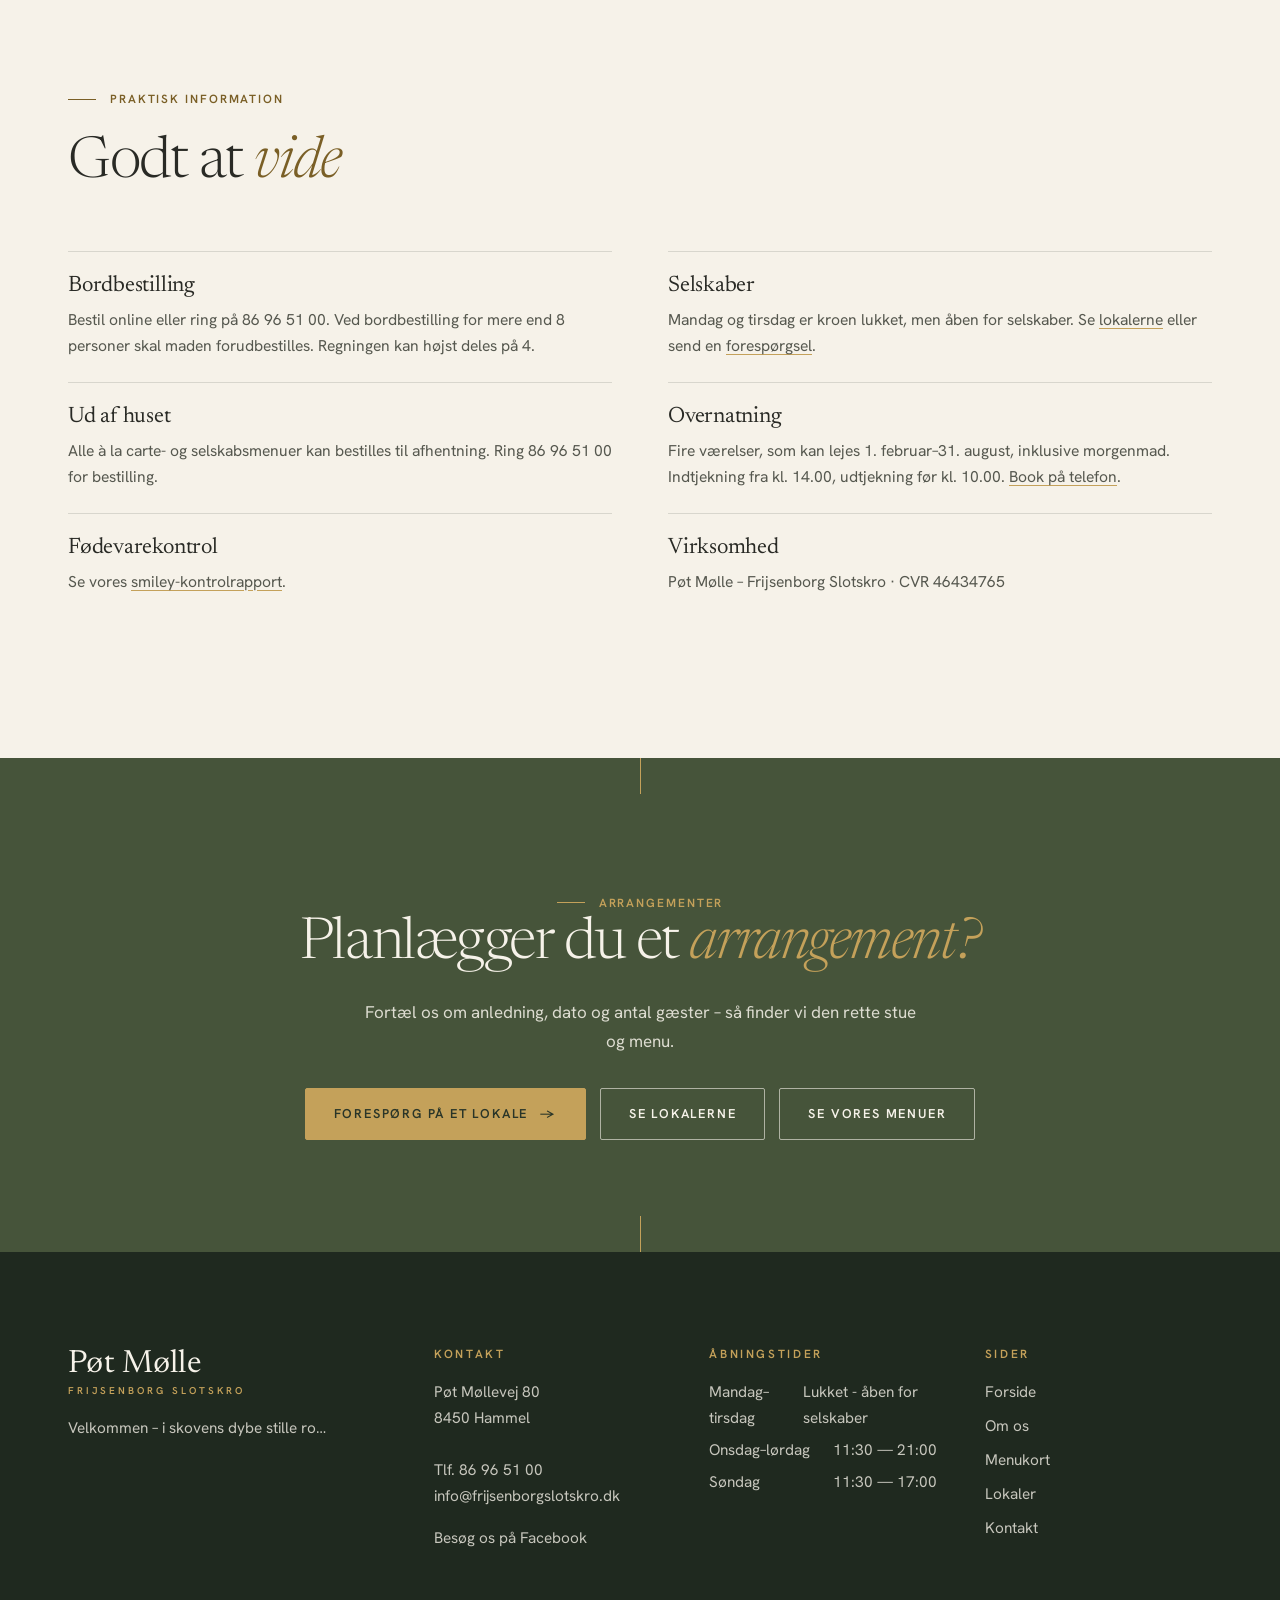
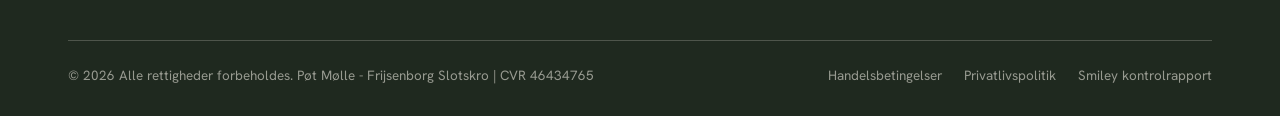
<file: kontakt.html>
<!doctype html>
<html lang="da">
<head>
  <meta charset="utf-8">
  <meta name="viewport" content="width=device-width, initial-scale=1">
  <title>Kontakt og åbningstider | Pøt Mølle, Frijsenborg Slotskro</title>
  <meta name="description" content="Kontakt Pøt Mølle – Frijsenborg Slotskro: telefon 86 96 51 00, e-mail, adresse på Pøt Møllevej 80 i Hammel og åbningstider. Send en besked eller bestil bord.">
  <link rel="canonical" href="https://xn--ptmlle-byac.dk/kontakt.html">
  <meta name="theme-color" content="#293528">

  <meta property="og:type" content="website">
  <meta property="og:locale" content="da_DK">
  <meta property="og:site_name" content="Pøt Mølle – Frijsenborg Slotskro">
  <meta property="og:title" content="Kontakt og åbningstider | Pøt Mølle, Frijsenborg Slotskro">
  <meta property="og:description" content="Kontakt Pøt Mølle – Frijsenborg Slotskro: telefon 86 96 51 00, e-mail, adresse på Pøt Møllevej 80 i Hammel og åbningstider. Send en besked eller bestil bord.">
  <meta property="og:url" content="https://xn--ptmlle-byac.dk/kontakt.html">
  <meta property="og:image" content="https://xn--ptmlle-byac.dk/wp-content/uploads/2020/12/test-aflang2-1024x369.jpg">
  <meta name="twitter:card" content="summary_large_image">

  <link rel="icon" href="https://xn--ptmlle-byac.dk/wp-content/uploads/2024/11/cropped-PoetMoellelogo-270x270.jpg">
  <script>document.documentElement.classList.add("js");</script>
  <link rel="preconnect" href="https://fonts.googleapis.com">
  <link rel="preconnect" href="https://fonts.gstatic.com" crossorigin>
  <link rel="stylesheet" href="https://fonts.googleapis.com/css2?family=Hanken+Grotesk:wght@400;500;600&family=Newsreader:ital,opsz,wght@0,6..72,300;0,6..72,400;1,6..72,300;1,6..72,400&display=swap">
  <link rel="stylesheet" href="css/styles.css">
  <script type="application/ld+json">
  {
    "@context": "https://schema.org",
    "@type": "Restaurant",
    "name": "Pøt Mølle – Frijsenborg Slotskro",
    "url": "https://xn--ptmlle-byac.dk/",
    "image": "https://xn--ptmlle-byac.dk/wp-content/uploads/2020/12/test-aflang2-1024x369.jpg",
    "telephone": "+4586965100",
    "email": "info@frijsenborgslotskro.dk",
    "address": {
      "@type": "PostalAddress",
      "streetAddress": "Pøt Møllevej 80",
      "postalCode": "8450",
      "addressLocality": "Hammel",
      "addressCountry": "DK"
    },
    "openingHoursSpecification": [
      { "@type": "OpeningHoursSpecification", "dayOfWeek": ["Wednesday", "Thursday", "Friday", "Saturday"], "opens": "11:30", "closes": "21:00" },
      { "@type": "OpeningHoursSpecification", "dayOfWeek": "Sunday", "opens": "11:30", "closes": "17:00" }
    ],
    "sameAs": ["https://www.facebook.com/poetmoelle/"]
  }
  </script>
</head>

<body>
  <a class="skip-link" href="#main">Spring til indhold</a>

  <!-- ===== Header ===== -->
  <header class="site-header" data-header>
    <div class="container site-header__inner">
      <a class="brand" href="index.html" aria-label="Pøt Mølle – Frijsenborg Slotskro, forside">
        <span class="brand__name">Pøt Mølle</span>
        <span class="brand__sub">Frijsenborg Slotskro</span>
      </a>

      <nav class="nav" aria-label="Hovedmenu">
        <ul class="nav__list">
          <li><a class="nav__link" href="index.html">Forside</a></li>
          <li><a class="nav__link" href="om-os.html">Om os</a></li>
          <li><a class="nav__link" href="menukort.html">Menukort</a></li>
          <li><a class="nav__link" href="lokaler.html">Lokaler</a></li>
          <li><a class="nav__link" href="kontakt.html" aria-current="page">Kontakt</a></li>
        </ul>
      </nav>

      <a class="btn btn--gold btn--small header-cta" href="https://book.easytablebooking.com/book/?id=60224&amp;lang=auto" rel="noopener">Bestil bord</a>

      <button class="menu-toggle" type="button" aria-expanded="false" aria-controls="mobile-nav" data-menu-toggle>
        <span data-menu-label>Menu</span>
        <span class="menu-toggle__bars" aria-hidden="true"><span></span><span></span></span>
      </button>
    </div>
  </header>

  <div class="mobile-nav" id="mobile-nav" role="dialog" aria-label="Menu">
    <nav aria-label="Mobilmenu">
      <ul class="mobile-nav__list">
        <li><a href="index.html">Forside</a></li>
        <li><a href="om-os.html">Om os</a></li>
        <li><a href="menukort.html">Menukort</a></li>
        <li><a href="lokaler.html">Lokaler</a></li>
        <li><a href="kontakt.html" aria-current="page">Kontakt</a></li>
      </ul>
    </nav>
    <div class="mobile-nav__foot">
      <a class="btn btn--gold" href="https://book.easytablebooking.com/book/?id=60224&amp;lang=auto" rel="noopener">Bestil bord</a>
      <a class="btn btn--ghost-light" href="tel:+4586965100">Tlf. 86 96 51 00</a>
      <p>Pøt Møllevej 80, 8450 Hammel</p>
    </div>
  </div>

  
  <main id="main">
    <section class="hero hero--page" aria-labelledby="page-title">
      <div class="hero__media">
        <img src="images/damm.svg" alt="Pladsholder: Mølledammen i skumringen" fetchpriority="high" decoding="async" style="object-position:center 55%">
      </div>
      <div class="container hero__content">
        <p class="eyebrow">Kontakt</p>
        <h1 class="h1" id="page-title">Vi hører gerne <em>fra dig</em></h1>
        <p class="hero__intro">Ring, skriv eller bestil bord online. Har du et arrangement i tankerne, hjælper vi dig gerne videre.</p>
        <div class="btn-row"><a class="btn btn--gold" href="tel:+4586965100">Ring til os</a><a class="btn btn--ghost-light" href="https://book.easytablebooking.com/book/?id=60224&amp;lang=auto" rel="noopener">Bestil bord <span class="arrow" aria-hidden="true">→</span></a></div>
      </div>
    </section>

    <section class="section section--paper" aria-labelledby="actions-title">
      <div class="container">
        <h2 class="visually-hidden" id="actions-title">Kontaktmuligheder</h2>
        <div class="actions reveal">
          <div class="action">
            <h3>Ring til os</h3>
            <a class="action__big" href="tel:+4586965100">86 96 51 00</a>
            <p>Til bordbestilling, ud af huset, værelser og selskaber.</p>
            <a class="btn btn--small" href="tel:+4586965100">Ring nu</a>
          </div>
          <div class="action">
            <h3>Skriv til os</h3>
            <a class="action__big action__big--sm" href="mailto:info@frijsenborgslotskro.dk">info@frijsenborgslotskro.dk</a>
            <p>Til spørgsmål og forespørgsler om arrangementer.</p>
            <a class="btn btn--small" href="mailto:info@frijsenborgslotskro.dk">Send e-mail</a>
          </div>
          <div class="action">
            <h3>Bestil bord</h3>
            <p style="font-family:var(--font-serif);font-size:1.5rem;line-height:1.25;color:var(--ink)">Online – eller på telefon</p>
            <p>Vi tager imod bordbestillinger online og på 86 96 51 00.</p>
            <a class="btn btn--small" href="https://book.easytablebooking.com/book/?id=60224&amp;lang=auto" rel="noopener">Bestil bord online <span class="arrow" aria-hidden="true">→</span></a>
          </div>
        </div>
      </div>
    </section>

    <section class="section section--ivory" id="besked" aria-labelledby="form-title">
      <div class="container contact-split">
        <div class="form-card reveal">
          <p class="eyebrow">Send en besked</p>
          <h2 class="h3" id="form-title">Skriv til <em>os</em></h2>
          <hr class="divider">
          <form class="form" id="contact-form" data-mailto-form data-mailto="info@frijsenborgslotskro.dk" data-subject="Henvendelse via hjemmesiden" novalidate>
            <div class="form__row form__row--2"><div class="field"><label for="c-navn">Navn <span class="req" aria-hidden="true">*</span></label><input id="c-navn" name="navn" type="text" required data-msg-required="Skriv dit navn." aria-describedby="c-navn-error" autocomplete="name"><span class="field__error" id="c-navn-error"></span></div><div class="field"><label for="c-email">E-mail <span class="req" aria-hidden="true">*</span></label><input id="c-email" name="email" type="email" required data-msg-required="Skriv din e-mailadresse." aria-describedby="c-email-error" autocomplete="email"><span class="field__error" id="c-email-error"></span></div></div><div class="form__row form__row--2"><div class="field"><label for="c-telefon">Telefon</label><input id="c-telefon" name="telefon" type="tel" aria-describedby="c-telefon-error" autocomplete="tel"><span class="field__error" id="c-telefon-error"></span></div><div class="field"><label for="c-emne">Emne <span class="req" aria-hidden="true">*</span></label><select id="c-emne" name="emne" required data-msg-required="Vælg et emne." aria-describedby="c-emne-error"><option value="">Vælg emne</option><option value="Spørgsmål om kroen">Spørgsmål om kroen</option><option value="Selskab eller arrangement">Selskab eller arrangement</option><option value="Bryllup">Bryllup</option><option value="Ud af huset">Ud af huset</option><option value="Overnatning">Overnatning</option><option value="Andet">Andet</option></select><span class="field__error" id="c-emne-error"></span></div></div><div class="field"><label for="c-besked">Besked <span class="req" aria-hidden="true">*</span></label><textarea id="c-besked" name="besked" rows="6" required data-msg-required="Skriv en besked." aria-describedby="c-besked-error"></textarea><span class="field__error" id="c-besked-error"></span></div>
            <div class="form-status" data-form-status role="status" aria-live="polite" hidden></div>
            <button class="btn" type="submit">Send besked <span class="arrow" aria-hidden="true">→</span></button>
            <p class="form-note">Formularen sender ikke selv beskeden. Den åbner dit mailprogram med alt udfyldt, så du blot skal trykke Send. Du kan også ringe på <a href="tel:+4586965100">86 96 51 00</a>. Læs vores <a href="https://xn--ptmlle-byac.dk/privatlivspolitik/" rel="noopener">privatlivspolitik</a>.</p>
          </form>
        </div>
        <div class="reveal reveal--delay-1">
          <address style="margin-bottom:1.6rem">
            <p class="eyebrow">Find os</p>
            <p class="contact__phone" style="margin:0;line-height:1.25;font-family:var(--font-serif);font-size:1.7rem">Pøt Mølle, Frijsenborg Slotskro</p>
            <p style="margin:.4rem 0 0;font-size:1.08rem">Pøt Møllevej 80<br>8450 Hammel</p>
          </address>
          <div class="hours-card">
            <h3>Åbningstider</h3>
            <table class="hours">
              <caption class="visually-hidden">Åbningstider</caption>
              <tbody>
                <tr class="is-closed"><th scope="row">Mandag</th><td>Lukket - åben for selskaber</td></tr>
                <tr class="is-closed"><th scope="row">Tirsdag</th><td>Lukket - åben for selskaber</td></tr>
                <tr><th scope="row">Onsdag</th><td>11:30 — 21:00</td></tr>
                <tr><th scope="row">Torsdag</th><td>11:30 — 21:00</td></tr>
                <tr><th scope="row">Fredag</th><td>11:30 — 21:00</td></tr>
                <tr><th scope="row">Lørdag</th><td>11:30 — 21:00</td></tr>
                <tr><th scope="row">Søndag</th><td>11:30 — 17:00</td></tr>
              </tbody>
            </table>
          </div>
        </div>
      </div>
    </section>

    <section class="section section--paper" aria-labelledby="map-title">
      <div class="container">
        <h2 class="visually-hidden" id="map-title">Kort og rutevejledning</h2>
        <figure class="map-figure reveal">
          <div class="frame"><img src="images/kort.svg" alt="Pladsholder: Illustration af kortet omkring Pøt Mølle" loading="lazy" decoding="async"></div>
          <figcaption>
            <span>Møllen ligger i bunden af to store bakker i Granslev Ådal, nordøst for Hammel.</span>
            <a class="btn btn--ghost" href="https://www.google.com/maps/search/?api=1&amp;query=P%C3%B8t+M%C3%B8llevej+80+8450+Hammel" rel="noopener">Åbn i Google Maps <span aria-hidden="true">↗</span><span class="visually-hidden"> (åbner i nyt vindue)</span></a>
          </figcaption>
        </figure>
      </div>
    </section>

    <section class="section section--ivory" aria-labelledby="info-title">
      <div class="container">
        <p class="eyebrow">Praktisk information</p>
        <h2 class="h2" id="info-title">Godt at <em>vide</em></h2>
        <div class="info-grid reveal" style="margin-top:clamp(32px,5vw,56px)">
          <div class="info-item"><h3>Bordbestilling</h3><p>Bestil online eller ring på 86 96 51 00. Ved bordbestilling for mere end 8 personer skal maden forudbestilles. Regningen kan højst deles på 4.</p></div>
          <div class="info-item"><h3>Selskaber</h3><p>Mandag og tirsdag er kroen lukket, men åben for selskaber. Se <a href="lokaler.html">lokalerne</a> eller send en <a href="lokaler.html#forespoergsel">forespørgsel</a>.</p></div>
          <div class="info-item"><h3>Ud af huset</h3><p>Alle à la carte- og selskabsmenuer kan bestilles til afhentning. Ring 86 96 51 00 for bestilling.</p></div>
          <div class="info-item"><h3>Overnatning</h3><p>Fire værelser, som kan lejes 1. februar–31. august, inklusive morgenmad. Indtjekning fra kl. 14.00, udtjekning før kl. 10.00. <a href="tel:+4586965100">Book på telefon</a>.</p></div>
          <div class="info-item"><h3>Fødevarekontrol</h3><p>Se vores <a href="https://www.findsmiley.dk/760318" rel="noopener">smiley-kontrolrapport</a>.</p></div>
          <div class="info-item"><h3>Virksomhed</h3><p>Pøt Mølle – Frijsenborg Slotskro · CVR 46434765</p></div>
        </div>
      </div>
    </section>
    <section class="cta-band" id="forespoergsel" aria-labelledby="cta-title">
      <div class="container reveal">
        <p class="eyebrow">Arrangementer</p>
        <h2 class="h2" id="cta-title">Planlægger du et <em>arrangement?</em></h2>
        <p>Fortæl os om anledning, dato og antal gæster – så finder vi den rette stue og menu.</p>
        <div class="btn-row"><a class="btn btn--gold" href="lokaler.html#forespoergsel">Forespørg på et lokale <span class="arrow" aria-hidden="true">→</span></a><a class="btn btn--ghost-light" href="lokaler.html">Se lokalerne</a><a class="btn btn--ghost-light" href="menukort.html">Se vores menuer</a></div>
      </div>
    </section>

  </main>

  <footer class="site-footer">
    <div class="container">
      <div class="footer__grid">
        <div class="footer__brand">
          <a class="brand" href="index.html" aria-label="Pøt Mølle – forside">
            <span class="brand__name">Pøt Mølle</span>
            <span class="brand__sub">Frijsenborg Slotskro</span>
          </a>
          <p>Velkommen – i skovens dybe stille ro…</p>
        </div>

        <div>
          <h3>Kontakt</h3>
          <address>
            Pøt Møllevej 80<br>8450 Hammel<br><br>
            <a href="tel:+4586965100">Tlf. 86 96 51 00</a><br>
            <a href="mailto:info@frijsenborgslotskro.dk">info@frijsenborgslotskro.dk</a>
          </address>
          <p style="margin-top:1rem"><a href="https://www.facebook.com/poetmoelle/" rel="noopener" target="_blank">Besøg os på Facebook<span class="visually-hidden"> (åbner i nyt vindue)</span></a></p>
        </div>

        <div>
          <h3>Åbningstider</h3>
          <div class="footer__hours">
            <div><span>Mandag–tirsdag</span><span>Lukket - åben for selskaber</span></div>
            <div><span>Onsdag–lørdag</span><span>11:30 — 21:00</span></div>
            <div><span>Søndag</span><span>11:30 — 17:00</span></div>
          </div>
        </div>

        <div>
          <h3>Sider</h3>
          <ul>
            <li><a href="index.html">Forside</a></li>
            <li><a href="om-os.html">Om os</a></li>
            <li><a href="menukort.html">Menukort</a></li>
            <li><a href="lokaler.html">Lokaler</a></li>
            <li><a href="kontakt.html">Kontakt</a></li>
          </ul>
        </div>
      </div>

      <div class="footer__bottom">
        <span>© 2026 Alle rettigheder forbeholdes. Pøt Mølle - Frijsenborg Slotskro | CVR 46434765</span>
        <ul>
          <li><a href="https://xn--ptmlle-byac.dk/handelsbetingelser/">Handelsbetingelser</a></li>
          <li><a href="https://xn--ptmlle-byac.dk/privatlivspolitik/">Privatlivspolitik</a></li>
          <li><a href="https://www.findsmiley.dk/760318" rel="noopener">Smiley kontrolrapport</a></li>
        </ul>
      </div>
    </div>
  </footer>

  <script src="js/main.js" defer></script>
</body>
</html>
</file>
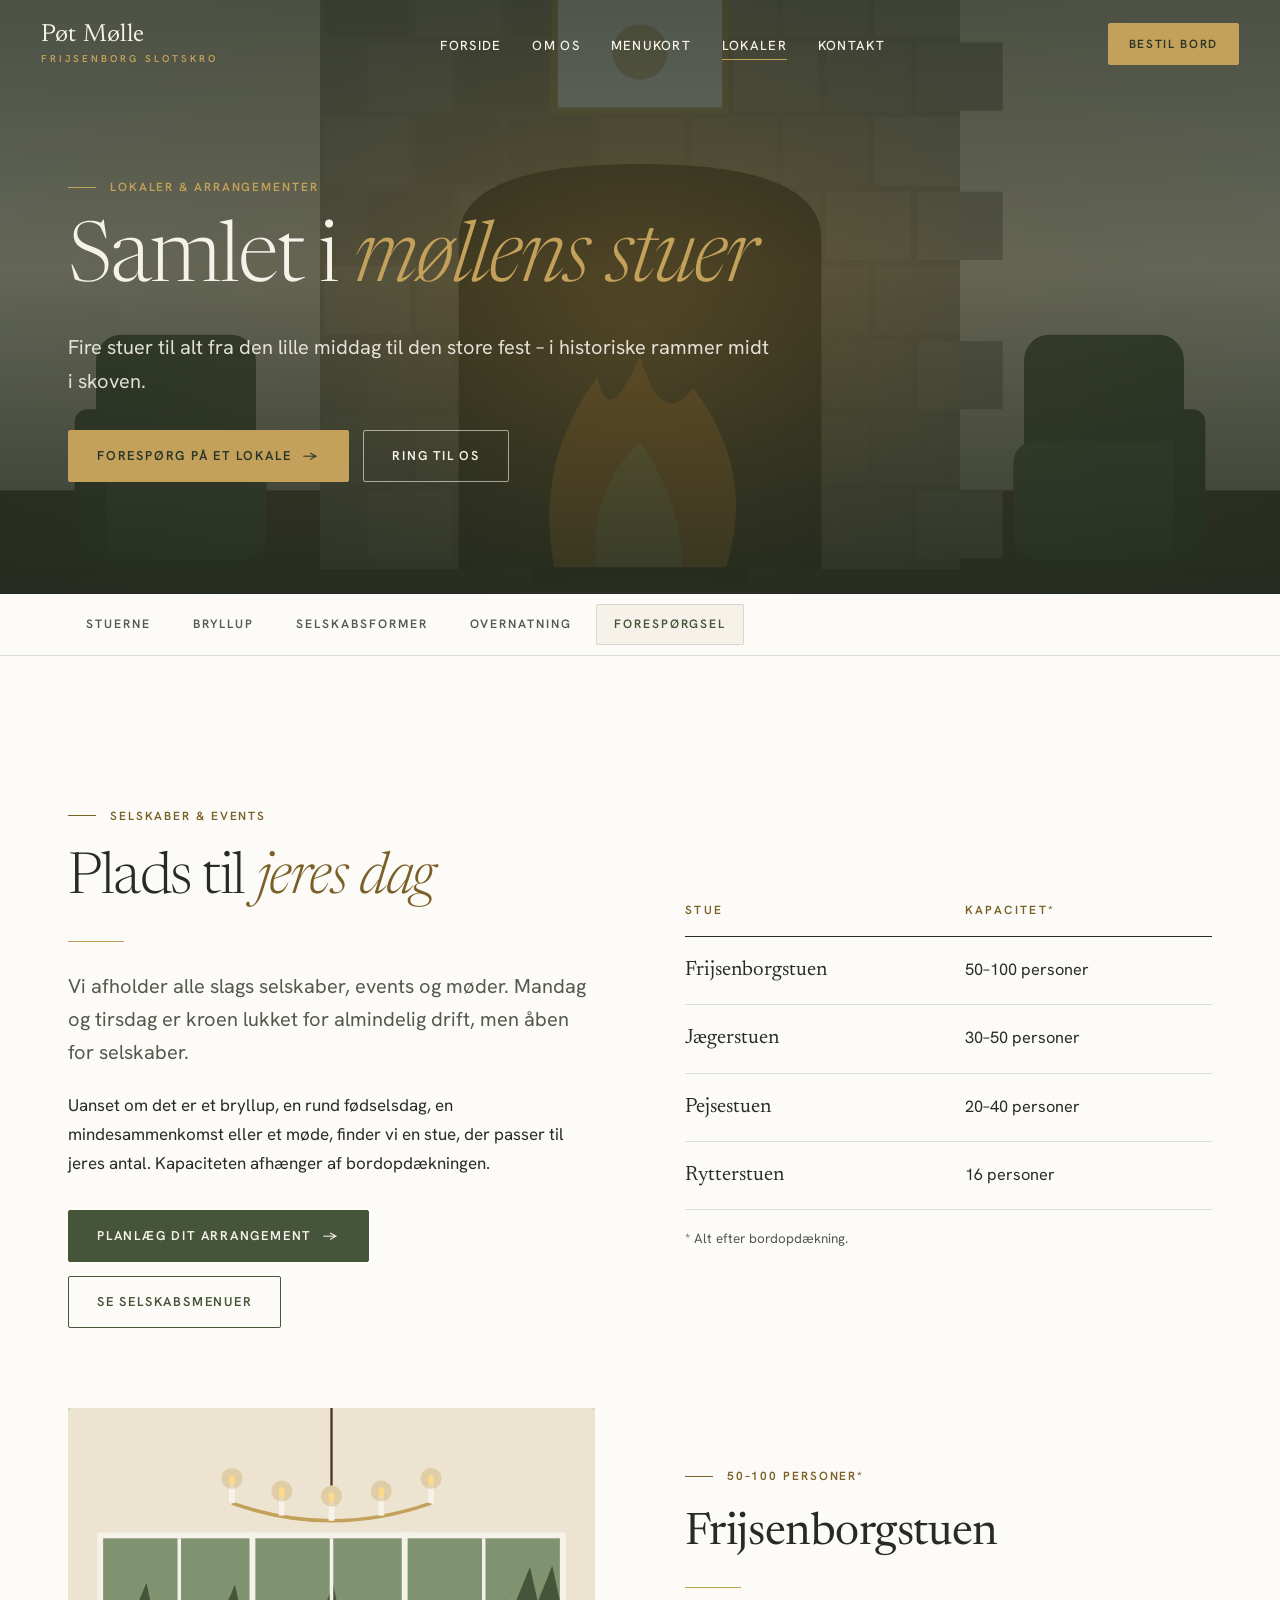
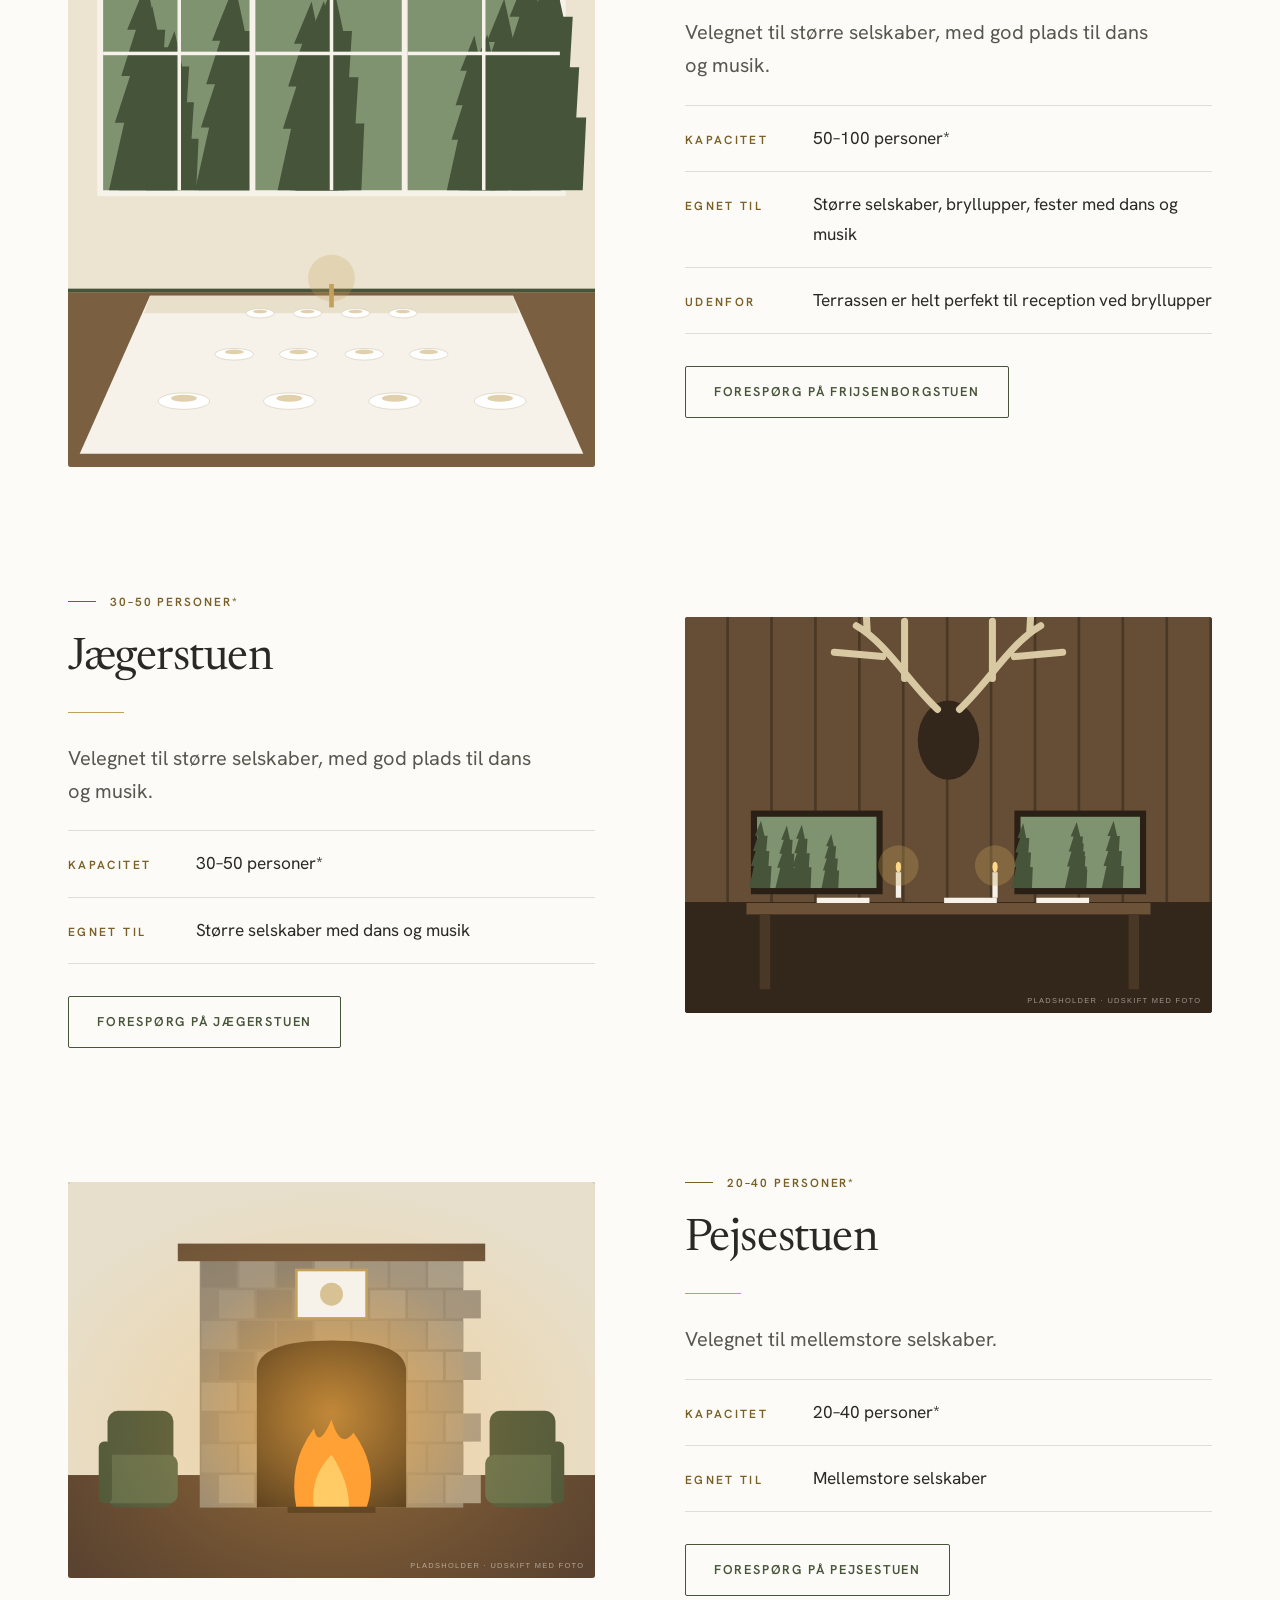
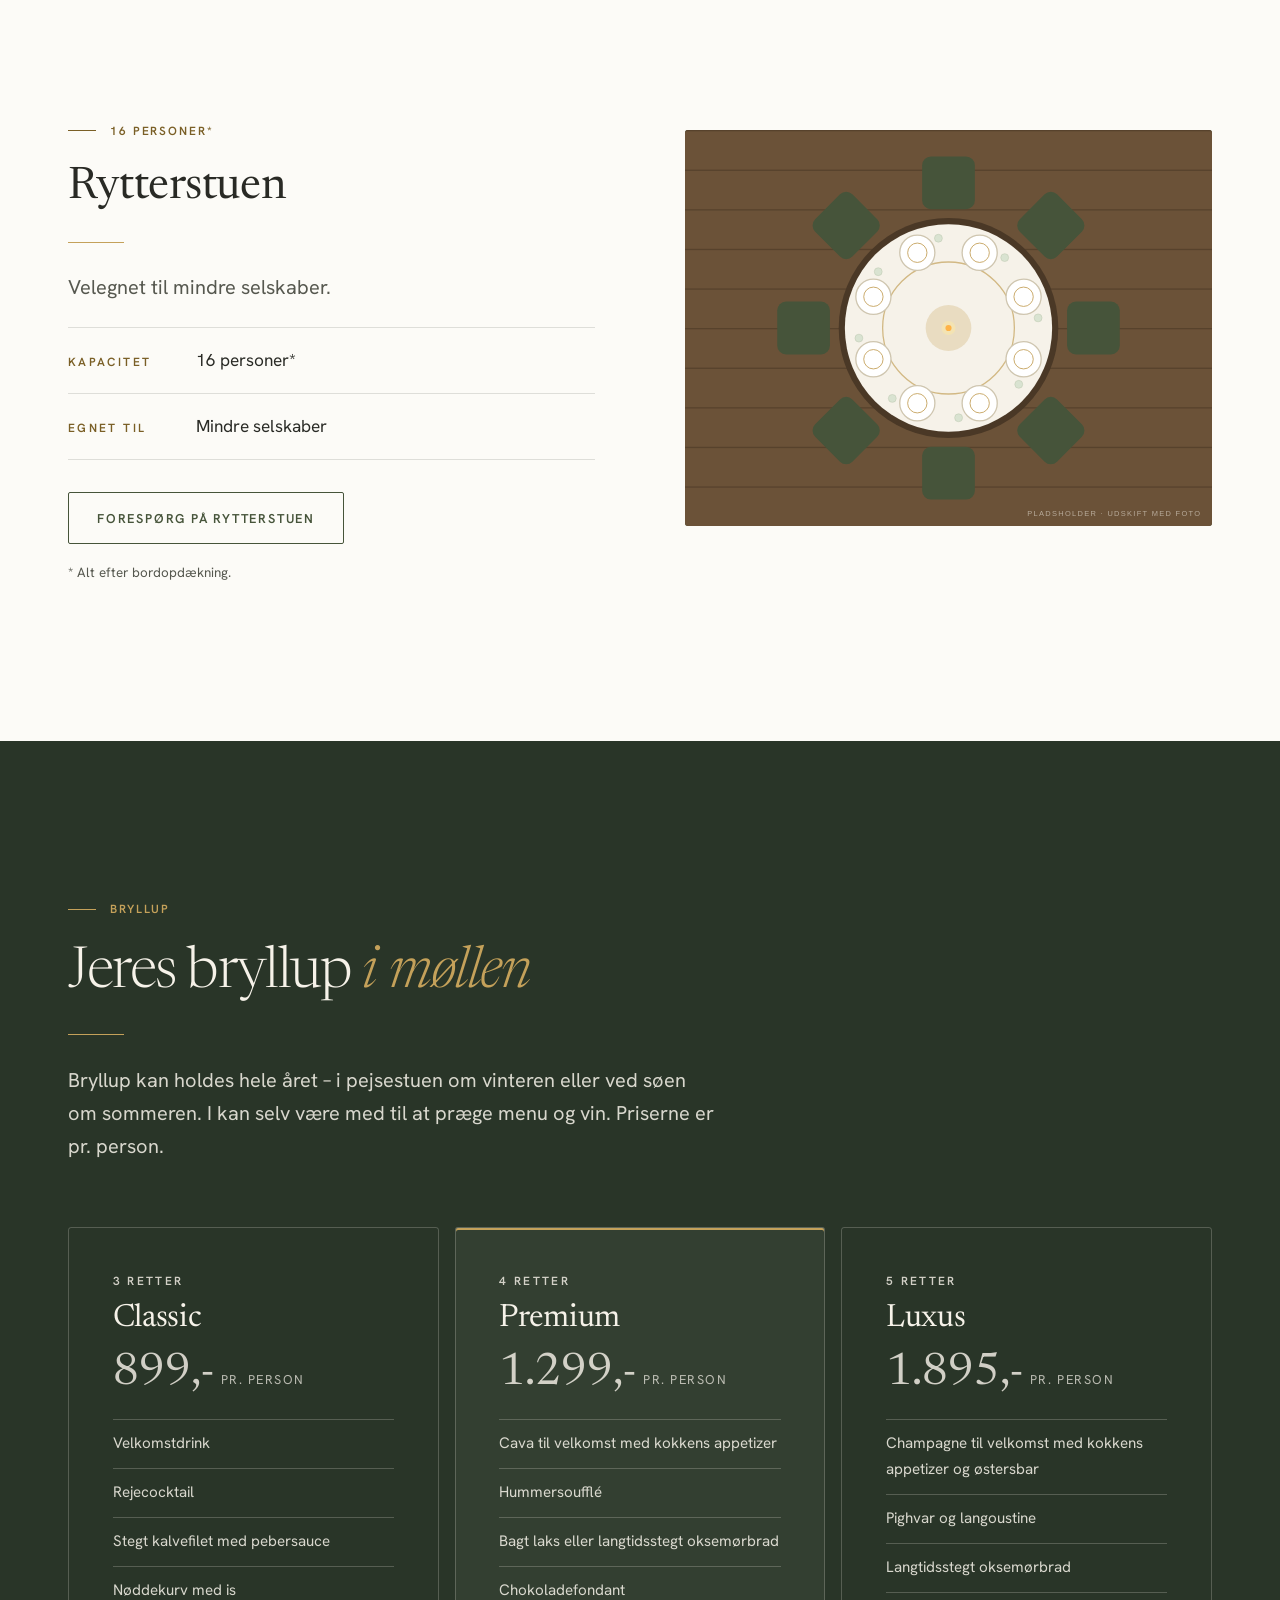
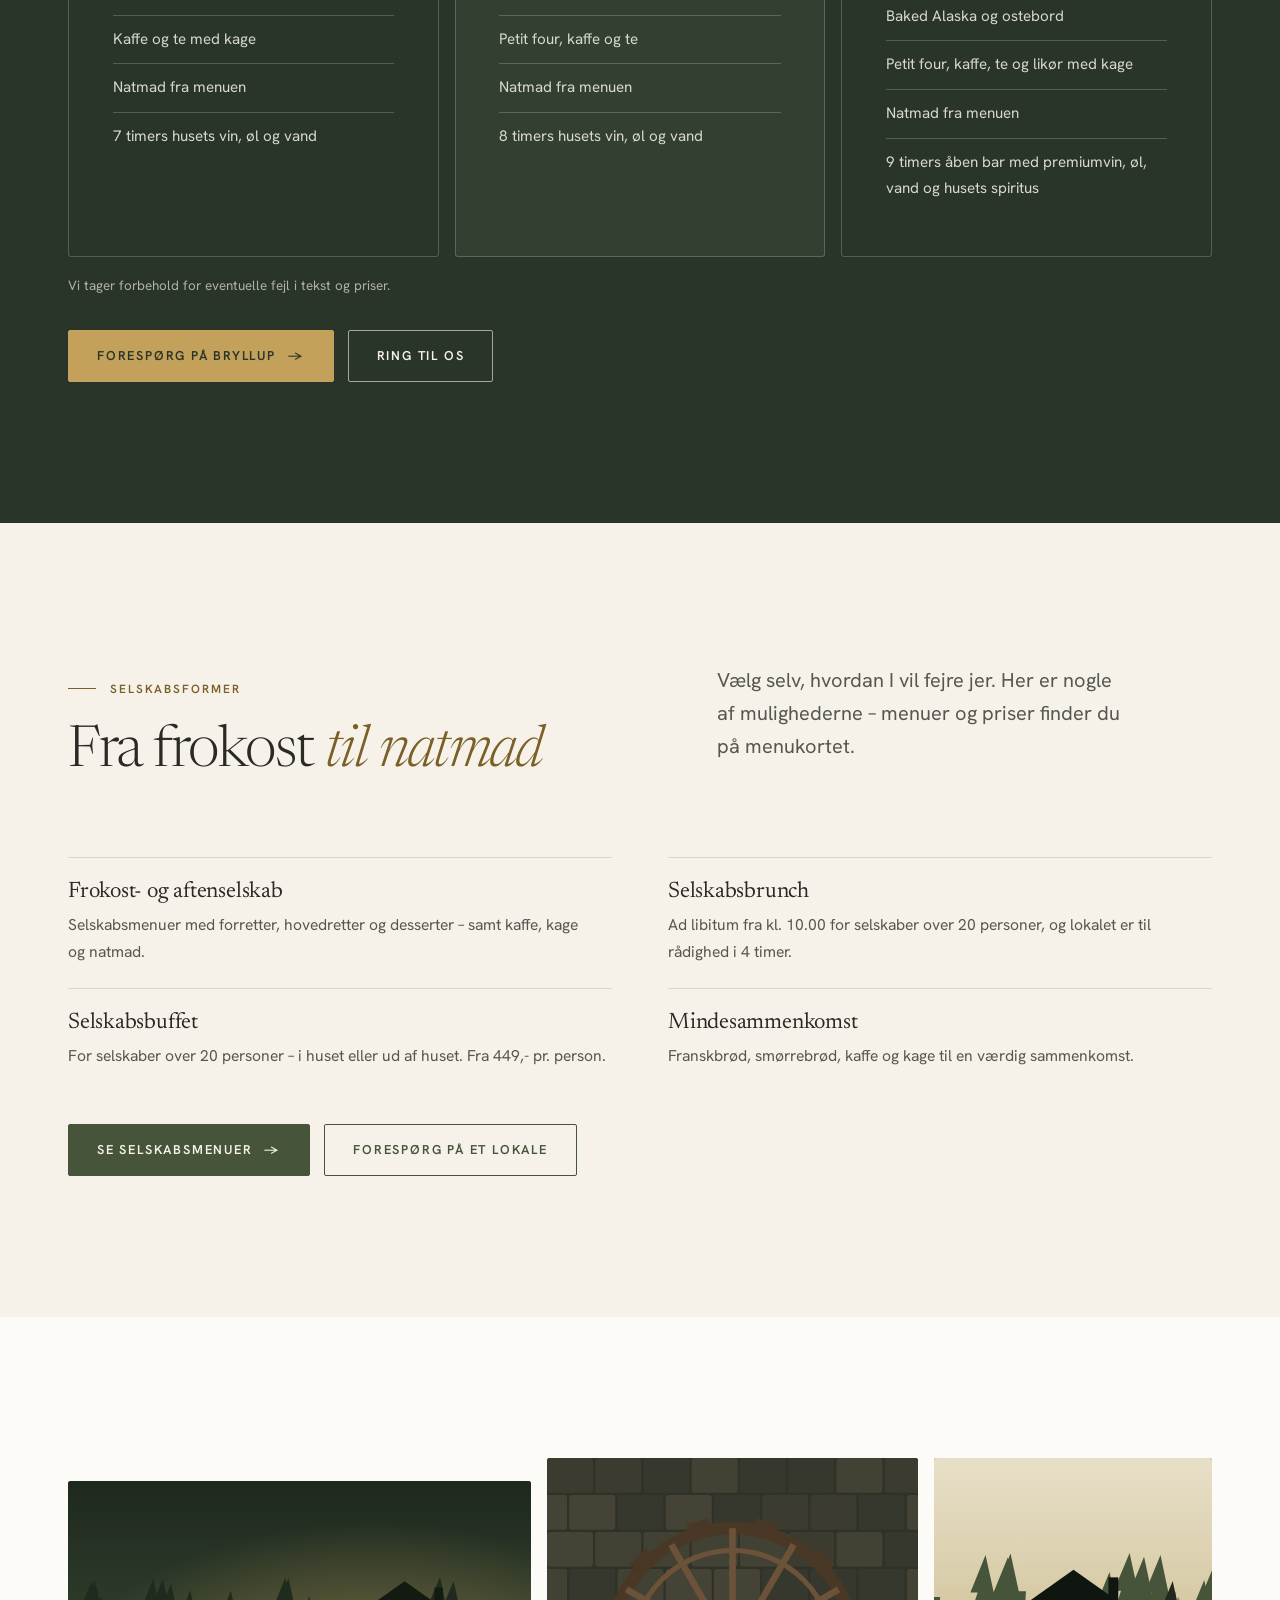
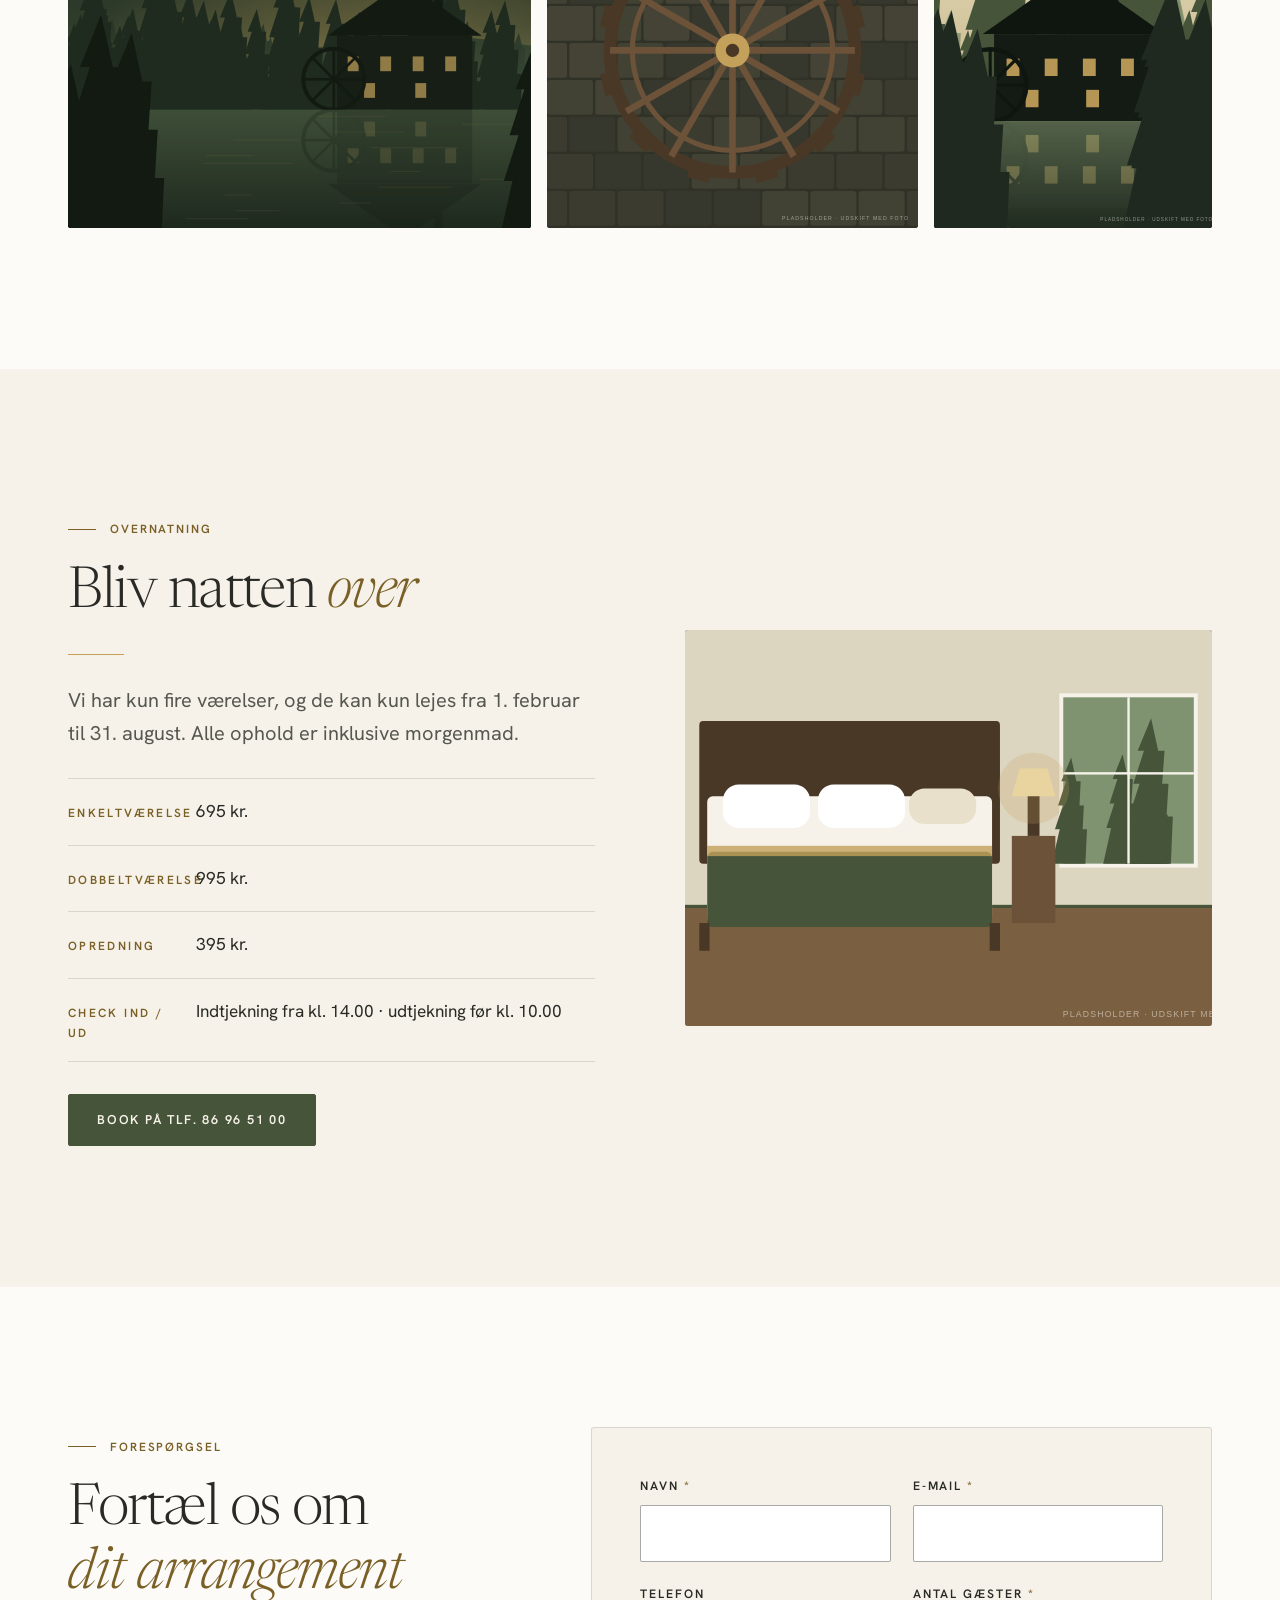
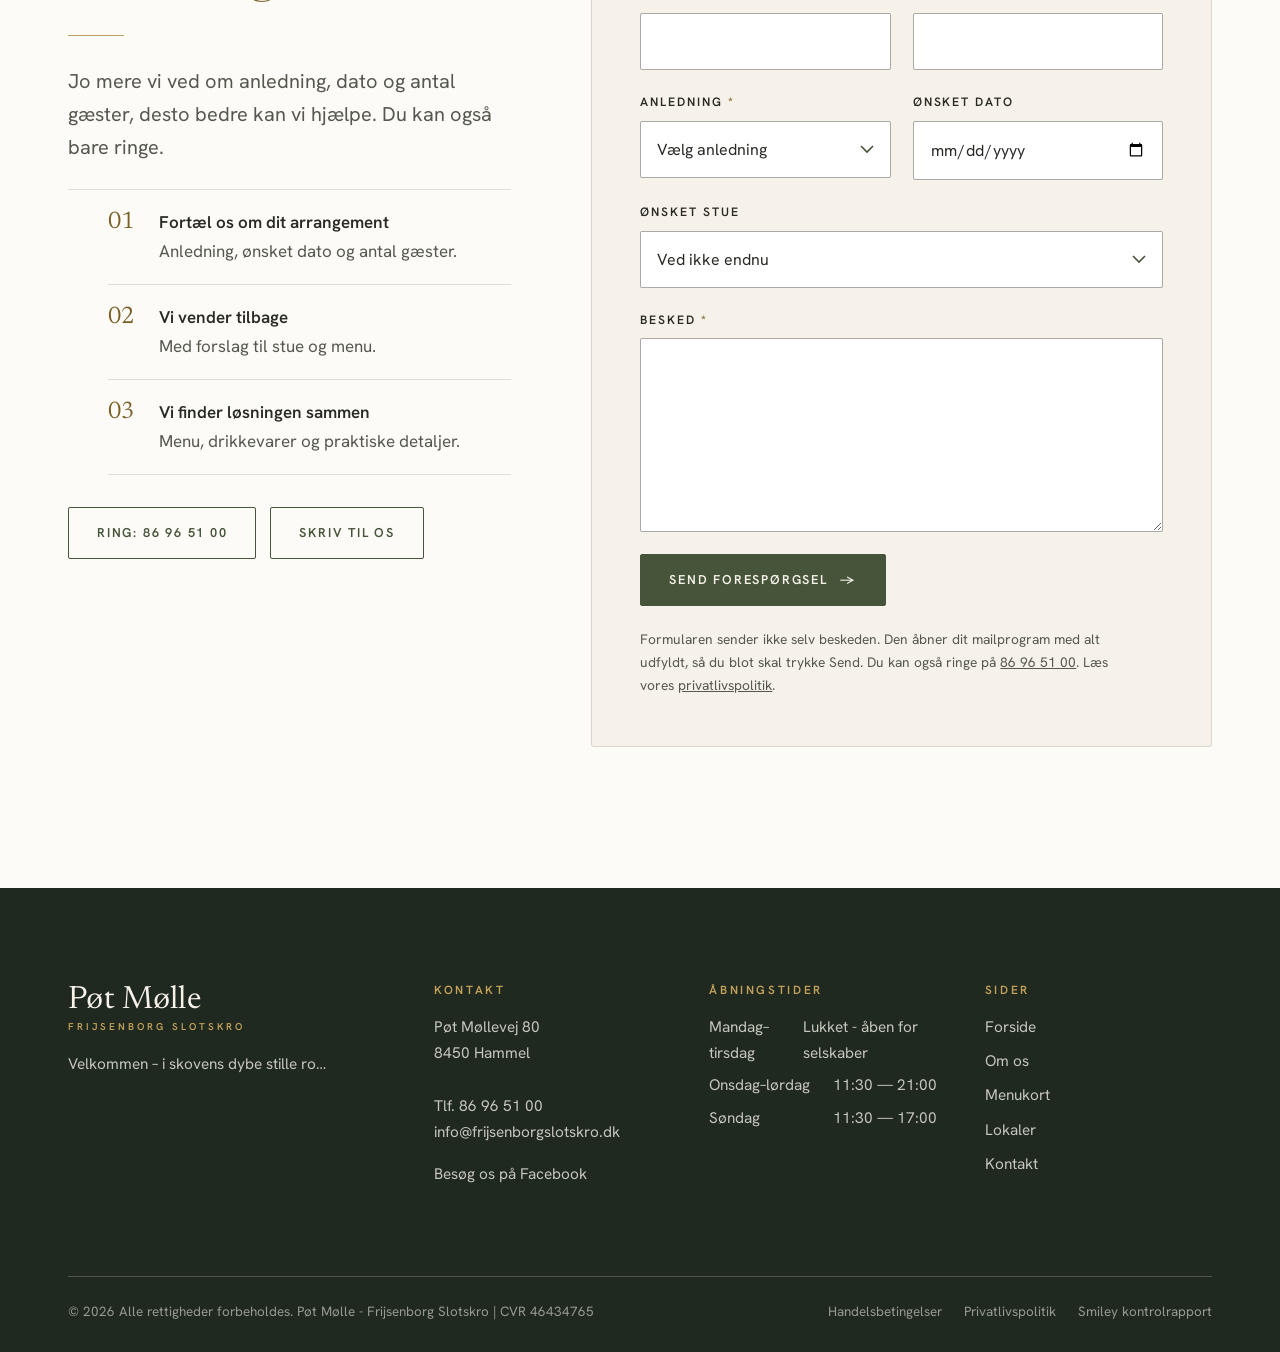
<file: lokaler.html>
<!doctype html>
<html lang="da">
<head>
  <meta charset="utf-8">
  <meta name="viewport" content="width=device-width, initial-scale=1">
  <title>Lokaler, bryllup og selskaber | Pøt Mølle, Frijsenborg Slotskro</title>
  <meta name="description" content="Fire stuer til selskaber og events i Frijsenborgskovene ved Hammel: Frijsenborgstuen, Jægerstuen, Pejsestuen og Rytterstuen. Bryllup, overnatning og forespørgsel.">
  <link rel="canonical" href="https://xn--ptmlle-byac.dk/lokaler.html">
  <meta name="theme-color" content="#293528">

  <meta property="og:type" content="website">
  <meta property="og:locale" content="da_DK">
  <meta property="og:site_name" content="Pøt Mølle – Frijsenborg Slotskro">
  <meta property="og:title" content="Lokaler, bryllup og selskaber | Pøt Mølle, Frijsenborg Slotskro">
  <meta property="og:description" content="Fire stuer til selskaber og events i Frijsenborgskovene ved Hammel: Frijsenborgstuen, Jægerstuen, Pejsestuen og Rytterstuen. Bryllup, overnatning og forespørgsel.">
  <meta property="og:url" content="https://xn--ptmlle-byac.dk/lokaler.html">
  <meta property="og:image" content="https://xn--ptmlle-byac.dk/wp-content/uploads/2020/12/test-aflang2-1024x369.jpg">
  <meta name="twitter:card" content="summary_large_image">

  <link rel="icon" href="https://xn--ptmlle-byac.dk/wp-content/uploads/2024/11/cropped-PoetMoellelogo-270x270.jpg">
  <script>document.documentElement.classList.add("js");</script>
  <link rel="preconnect" href="https://fonts.googleapis.com">
  <link rel="preconnect" href="https://fonts.gstatic.com" crossorigin>
  <link rel="stylesheet" href="https://fonts.googleapis.com/css2?family=Hanken+Grotesk:wght@400;500;600&family=Newsreader:ital,opsz,wght@0,6..72,300;0,6..72,400;1,6..72,300;1,6..72,400&display=swap">
  <link rel="stylesheet" href="css/styles.css">
</head>

<body>
  <a class="skip-link" href="#main">Spring til indhold</a>

  <!-- ===== Header ===== -->
  <header class="site-header" data-header>
    <div class="container site-header__inner">
      <a class="brand" href="index.html" aria-label="Pøt Mølle – Frijsenborg Slotskro, forside">
        <span class="brand__name">Pøt Mølle</span>
        <span class="brand__sub">Frijsenborg Slotskro</span>
      </a>

      <nav class="nav" aria-label="Hovedmenu">
        <ul class="nav__list">
          <li><a class="nav__link" href="index.html">Forside</a></li>
          <li><a class="nav__link" href="om-os.html">Om os</a></li>
          <li><a class="nav__link" href="menukort.html">Menukort</a></li>
          <li><a class="nav__link" href="lokaler.html" aria-current="page">Lokaler</a></li>
          <li><a class="nav__link" href="kontakt.html">Kontakt</a></li>
        </ul>
      </nav>

      <a class="btn btn--gold btn--small header-cta" href="https://book.easytablebooking.com/book/?id=60224&amp;lang=auto" rel="noopener">Bestil bord</a>

      <button class="menu-toggle" type="button" aria-expanded="false" aria-controls="mobile-nav" data-menu-toggle>
        <span data-menu-label>Menu</span>
        <span class="menu-toggle__bars" aria-hidden="true"><span></span><span></span></span>
      </button>
    </div>
  </header>

  <div class="mobile-nav" id="mobile-nav" role="dialog" aria-label="Menu">
    <nav aria-label="Mobilmenu">
      <ul class="mobile-nav__list">
        <li><a href="index.html">Forside</a></li>
        <li><a href="om-os.html">Om os</a></li>
        <li><a href="menukort.html">Menukort</a></li>
        <li><a href="lokaler.html" aria-current="page">Lokaler</a></li>
        <li><a href="kontakt.html">Kontakt</a></li>
      </ul>
    </nav>
    <div class="mobile-nav__foot">
      <a class="btn btn--gold" href="https://book.easytablebooking.com/book/?id=60224&amp;lang=auto" rel="noopener">Bestil bord</a>
      <a class="btn btn--ghost-light" href="tel:+4586965100">Tlf. 86 96 51 00</a>
      <p>Pøt Møllevej 80, 8450 Hammel</p>
    </div>
  </div>

  
  <main id="main">
    <section class="hero hero--page hero--dim" aria-labelledby="page-title">
      <div class="hero__media">
        <img src="images/pejsestuen.svg" alt="Pladsholder: Pejsestue med levende ild" fetchpriority="high" decoding="async" style="object-position:center 60%">
      </div>
      <div class="container hero__content">
        <p class="eyebrow">Lokaler & arrangementer</p>
        <h1 class="h1" id="page-title">Samlet i <em>møllens stuer</em></h1>
        <p class="hero__intro">Fire stuer til alt fra den lille middag til den store fest – i historiske rammer midt i skoven.</p>
        <div class="btn-row"><a class="btn btn--gold" href="#forespoergsel">Forespørg på et lokale <span class="arrow" aria-hidden="true">→</span></a><a class="btn btn--ghost-light" href="tel:+4586965100">Ring til os</a></div>
      </div>
    </section>
    <nav class="subnav" aria-label="Lokaler – sektioner"><ul><li><a href="#stuerne">Stuerne</a></li><li><a href="#bryllup">Bryllup</a></li><li><a href="#selskabsformer">Selskabsformer</a></li><li><a href="#overnatning">Overnatning</a></li><li><a href="#forespoergsel">Forespørgsel</a></li></ul></nav>

    <section class="section section--paper" id="stuerne" aria-labelledby="intro-title">
      <div class="container">
        <div class="split">
          <div class="split__body prose reveal">
            <p class="eyebrow">Selskaber &amp; events</p>
            <h2 class="h2" id="intro-title">Plads til <em>jeres dag</em></h2>
            <hr class="divider">
            <p class="lead">Vi afholder alle slags selskaber, events og møder. Mandag og tirsdag er kroen lukket for almindelig drift, men åben for selskaber.</p>
            <p>Uanset om det er et bryllup, en rund fødselsdag, en mindesammenkomst eller et møde, finder vi en stue, der passer til jeres antal. Kapaciteten afhænger af bordopdækningen.</p>
            <div class="btn-row"><a class="btn" href="#forespoergsel">Planlæg dit arrangement <span class="arrow" aria-hidden="true">→</span></a><a class="btn btn--ghost" href="menukort.html#selskaber">Se selskabsmenuer</a></div>
          </div>
          <div class="reveal reveal--delay-1">
            <table class="compare">
              <caption class="visually-hidden">Stuernes kapacitet</caption>
              <thead><tr><th scope="col">Stue</th><th scope="col">Kapacitet*</th></tr></thead>
              <tbody>
                <tr><th scope="row">Frijsenborgstuen</th><td>50–100 personer</td></tr>
                <tr><th scope="row">Jægerstuen</th><td>30–50 personer</td></tr>
                <tr><th scope="row">Pejsestuen</th><td>20–40 personer</td></tr>
                <tr><th scope="row">Rytterstuen</th><td>16 personer</td></tr>
              </tbody>
            </table>
            <p class="fineprint">* Alt efter bordopdækning.</p>
          </div>
        </div>

        <div class="venue-rows">
        <article class="split venue-row">
          <div class="split__media split__media--tall reveal"><div class="frame"><img src="images/frijsenborgstuen.svg" alt="Pladsholder: Frijsenborgstuen med langbord og lysekrone" loading="lazy" decoding="async"></div></div>
          <div class="split__body reveal reveal--delay-1">
            <p class="eyebrow">50–100 personer*</p>
            <h3 class="h3" id="stue-frijsenborgstuen">Frijsenborgstuen</h3>
            <hr class="divider">
            <p class="lead">Velegnet til større selskaber, med god plads til dans og musik.</p>
            <dl class="contact__list"><div class="contact__item"><dt>Kapacitet</dt><dd>50–100 personer*</dd></div><div class="contact__item"><dt>Egnet til</dt><dd>Større selskaber, bryllupper, fester med dans og musik</dd></div><div class="contact__item"><dt>Udenfor</dt><dd>Terrassen er helt perfekt til reception ved bryllupper</dd></div></dl>
            <div class="btn-row"><a class="btn btn--ghost" href="#forespoergsel">Forespørg på Frijsenborgstuen</a></div>
          </div>
        </article>

        <article class="split venue-row split--reverse">
          <div class="split__media reveal"><div class="frame"><img src="images/jaegerstuen.svg" alt="Pladsholder: Jægerstuen med trævægge og opsat gevir" loading="lazy" decoding="async"></div></div>
          <div class="split__body reveal reveal--delay-1">
            <p class="eyebrow">30–50 personer*</p>
            <h3 class="h3" id="stue-jaegerstuen">Jægerstuen</h3>
            <hr class="divider">
            <p class="lead">Velegnet til større selskaber, med god plads til dans og musik.</p>
            <dl class="contact__list"><div class="contact__item"><dt>Kapacitet</dt><dd>30–50 personer*</dd></div><div class="contact__item"><dt>Egnet til</dt><dd>Større selskaber med dans og musik</dd></div></dl>
            <div class="btn-row"><a class="btn btn--ghost" href="#forespoergsel">Forespørg på Jægerstuen</a></div>
          </div>
        </article>

        <article class="split venue-row">
          <div class="split__media reveal"><div class="frame"><img src="images/pejsestuen.svg" alt="Pladsholder: Pejsestuen med pejs og lænestole" loading="lazy" decoding="async"></div></div>
          <div class="split__body reveal reveal--delay-1">
            <p class="eyebrow">20–40 personer*</p>
            <h3 class="h3" id="stue-pejsestuen">Pejsestuen</h3>
            <hr class="divider">
            <p class="lead">Velegnet til mellemstore selskaber.</p>
            <dl class="contact__list"><div class="contact__item"><dt>Kapacitet</dt><dd>20–40 personer*</dd></div><div class="contact__item"><dt>Egnet til</dt><dd>Mellemstore selskaber</dd></div></dl>
            <div class="btn-row"><a class="btn btn--ghost" href="#forespoergsel">Forespørg på Pejsestuen</a></div>
          </div>
        </article>

        <article class="split venue-row split--reverse">
          <div class="split__media reveal"><div class="frame"><img src="images/rytterstuen.svg" alt="Pladsholder: Rytterstuen med rundt bord set ovenfra" loading="lazy" decoding="async"></div></div>
          <div class="split__body reveal reveal--delay-1">
            <p class="eyebrow">16 personer*</p>
            <h3 class="h3" id="stue-rytterstuen">Rytterstuen</h3>
            <hr class="divider">
            <p class="lead">Velegnet til mindre selskaber.</p>
            <dl class="contact__list"><div class="contact__item"><dt>Kapacitet</dt><dd>16 personer*</dd></div><div class="contact__item"><dt>Egnet til</dt><dd>Mindre selskaber</dd></div></dl>
            <div class="btn-row"><a class="btn btn--ghost" href="#forespoergsel">Forespørg på Rytterstuen</a></div>
          </div>
        </article>

        </div>
        <p class="fineprint">* Alt efter bordopdækning.</p>
      </div>
    </section>

    <section class="section section--forest" id="bryllup" aria-labelledby="bryllup-title">
      <div class="container">
        <div class="reveal">
          <p class="eyebrow">Bryllup</p>
          <h2 class="h2" id="bryllup-title">Jeres bryllup <em>i møllen</em></h2>
          <hr class="divider">
          <p class="lead measure">Bryllup kan holdes hele året – i pejsestuen om vinteren eller ved søen om sommeren. I kan selv være med til at præge menu og vin. Priserne er pr. person.</p>
        </div>
        <div class="packages">
          <article class="package reveal">
            <p class="package__courses">3 retter</p>
            <h3>Classic</h3>
            <p class="package__price">899,-<small>pr. person</small></p>
            <ul>
              <li>Velkomstdrink</li>
              <li>Rejecocktail</li>
              <li>Stegt kalvefilet med pebersauce</li>
              <li>Nøddekurv med is</li>
              <li>Kaffe og te med kage</li>
              <li>Natmad fra menuen</li>
              <li>7 timers husets vin, øl og vand</li>
            </ul>
          </article>
          <article class="package package--featured reveal reveal--delay-1">
            <p class="package__courses">4 retter</p>
            <h3>Premium</h3>
            <p class="package__price">1.299,-<small>pr. person</small></p>
            <ul>
              <li>Cava til velkomst med kokkens appetizer</li>
              <li>Hummersoufflé</li>
              <li>Bagt laks eller langtidsstegt oksemørbrad</li>
              <li>Chokoladefondant</li>
              <li>Petit four, kaffe og te</li>
              <li>Natmad fra menuen</li>
              <li>8 timers husets vin, øl og vand</li>
            </ul>
          </article>
          <article class="package reveal reveal--delay-2">
            <p class="package__courses">5 retter</p>
            <h3>Luxus</h3>
            <p class="package__price">1.895,-<small>pr. person</small></p>
            <ul>
              <li>Champagne til velkomst med kokkens appetizer og østersbar</li>
              <li>Pighvar og langoustine</li>
              <li>Langtidsstegt oksemørbrad</li>
              <li>Baked Alaska og ostebord</li>
              <li>Petit four, kaffe, te og likør med kage</li>
              <li>Natmad fra menuen</li>
              <li>9 timers åben bar med premiumvin, øl, vand og husets spiritus</li>
            </ul>
          </article>
        </div>
        <p class="fineprint">Vi tager forbehold for eventuelle fejl i tekst og priser.</p>
        <div class="btn-row"><a class="btn btn--gold" href="#forespoergsel">Forespørg på bryllup <span class="arrow" aria-hidden="true">→</span></a><a class="btn btn--ghost-light" href="tel:+4586965100">Ring til os</a></div>
      </div>
    </section>

    <section class="section section--ivory" id="selskabsformer" aria-labelledby="former-title">
      <div class="container">
        <div class="venues__head reveal">
          <div>
            <p class="eyebrow">Selskabsformer</p>
            <h2 class="h2" id="former-title">Fra frokost <em>til natmad</em></h2>
          </div>
          <p class="lead">Vælg selv, hvordan I vil fejre jer. Her er nogle af mulighederne – menuer og priser finder du på menukortet.</p>
        </div>
        <div class="info-grid reveal">
          <div class="info-item"><h3>Frokost- og aftenselskab</h3><p>Selskabsmenuer med forretter, hovedretter og desserter – samt kaffe, kage og natmad.</p></div>
          <div class="info-item"><h3>Selskabsbrunch</h3><p>Ad libitum fra kl. 10.00 for selskaber over 20 personer, og lokalet er til rådighed i 4 timer.</p></div>
          <div class="info-item"><h3>Selskabsbuffet</h3><p>For selskaber over 20 personer – i huset eller ud af huset. Fra 449,- pr. person.</p></div>
          <div class="info-item"><h3>Mindesammenkomst</h3><p>Franskbrød, smørrebrød, kaffe og kage til en værdig sammenkomst.</p></div>
        </div>
        <div class="btn-row"><a class="btn" href="menukort.html#selskaber">Se selskabsmenuer <span class="arrow" aria-hidden="true">→</span></a><a class="btn btn--ghost" href="#forespoergsel">Forespørg på et lokale</a></div>
      </div>
    </section>

    <section class="section section--paper" aria-label="Stemning">
      <div class="container">
        <div class="gallery">
          <figure class="reveal"><div class="frame"><img src="images/skov.svg" alt="Pladsholder: Skoven omkring Pøt Mølle" loading="lazy" decoding="async"></div></figure>
          <figure class="reveal reveal--delay-1"><div class="frame"><img src="images/moellehjul.svg" alt="Pladsholder: Møllehjulet" loading="lazy" decoding="async"></div></figure>
          <figure class="reveal reveal--delay-2"><div class="frame"><img src="images/moellen.svg" alt="Pladsholder: Møllen ved dammen" loading="lazy" decoding="async"></div></figure>
        </div>
      </div>
    </section>

    <section class="section section--ivory" id="overnatning" aria-labelledby="stay-title">
      <div class="container split split--reverse">
        <div class="split__media reveal"><div class="frame"><img src="images/vaerelse.svg" alt="Pladsholder: Dobbeltværelse på Pøt Mølle" loading="lazy" decoding="async"></div></div>
        <div class="split__body reveal reveal--delay-1">
          <p class="eyebrow">Overnatning</p>
          <h2 class="h2" id="stay-title">Bliv natten <em>over</em></h2>
          <hr class="divider">
          <p class="lead">Vi har kun fire værelser, og de kan kun lejes fra 1. februar til 31. august. Alle ophold er inklusive morgenmad.</p>
          <dl class="contact__list">
            <div class="contact__item"><dt>Enkeltværelse</dt><dd>695 kr.</dd></div>
            <div class="contact__item"><dt>Dobbeltværelse</dt><dd>995 kr.</dd></div>
            <div class="contact__item"><dt>Opredning</dt><dd>395 kr.</dd></div>
            <div class="contact__item"><dt>Check ind / ud</dt><dd>Indtjekning fra kl. 14.00 · udtjekning før kl. 10.00</dd></div>
          </dl>
          <div class="btn-row"><a class="btn" href="tel:+4586965100">Book på tlf. 86 96 51 00</a></div>
        </div>
      </div>
    </section>

    <section class="section section--paper" id="forespoergsel" aria-labelledby="inq-title">
      <div class="container contact-split contact-split--wide-form">
        <div class="reveal">
          <p class="eyebrow">Forespørgsel</p>
          <h2 class="h2" id="inq-title">Fortæl os om <em>dit arrangement</em></h2>
          <hr class="divider">
          <p class="lead">Jo mere vi ved om anledning, dato og antal gæster, desto bedre kan vi hjælpe. Du kan også bare ringe.</p>
          <ol class="steps">
            <li><span><strong>Fortæl os om dit arrangement</strong>Anledning, ønsket dato og antal gæster.</span></li>
            <li><span><strong>Vi vender tilbage</strong>Med forslag til stue og menu.</span></li>
            <li><span><strong>Vi finder løsningen sammen</strong>Menu, drikkevarer og praktiske detaljer.</span></li>
          </ol>
          <div class="btn-row"><a class="btn btn--ghost" href="tel:+4586965100">Ring: 86 96 51 00</a><a class="btn btn--ghost" href="mailto:info@frijsenborgslotskro.dk">Skriv til os</a></div>
        </div>
        <div class="form-card reveal reveal--delay-1">
          <form class="form" id="inquiry-form" data-mailto-form data-mailto="info@frijsenborgslotskro.dk" data-subject="Forespørgsel via hjemmesiden" novalidate>
            <div class="form__row form__row--2"><div class="field"><label for="i-navn">Navn <span class="req" aria-hidden="true">*</span></label><input id="i-navn" name="navn" type="text" required data-msg-required="Skriv dit navn." aria-describedby="i-navn-error" autocomplete="name"><span class="field__error" id="i-navn-error"></span></div><div class="field"><label for="i-email">E-mail <span class="req" aria-hidden="true">*</span></label><input id="i-email" name="email" type="email" required data-msg-required="Skriv din e-mailadresse." aria-describedby="i-email-error" autocomplete="email"><span class="field__error" id="i-email-error"></span></div></div><div class="form__row form__row--2"><div class="field"><label for="i-telefon">Telefon</label><input id="i-telefon" name="telefon" type="tel" aria-describedby="i-telefon-error" autocomplete="tel"><span class="field__error" id="i-telefon-error"></span></div><div class="field"><label for="i-gaester">Antal gæster <span class="req" aria-hidden="true">*</span></label><input id="i-gaester" name="gaester" type="number" required data-msg-required="Angiv cirka antal gæster." aria-describedby="i-gaester-error" min="1" inputmode="numeric"><span class="field__error" id="i-gaester-error"></span></div></div><div class="form__row form__row--2"><div class="field"><label for="i-anledning">Anledning <span class="req" aria-hidden="true">*</span></label><select id="i-anledning" name="anledning" required data-msg-required="Vælg en anledning." aria-describedby="i-anledning-error"><option value="">Vælg anledning</option><option value="Bryllup">Bryllup</option><option value="Fødselsdag eller jubilæum">Fødselsdag eller jubilæum</option><option value="Frokostselskab">Frokostselskab</option><option value="Aftenselskab">Aftenselskab</option><option value="Selskabsbrunch">Selskabsbrunch</option><option value="Mindesammenkomst">Mindesammenkomst</option><option value="Firmaarrangement eller møde">Firmaarrangement eller møde</option><option value="Andet">Andet</option></select><span class="field__error" id="i-anledning-error"></span></div><div class="field"><label for="i-dato">Ønsket dato</label><input id="i-dato" name="dato" type="date" aria-describedby="i-dato-error"><span class="field__error" id="i-dato-error"></span></div></div><div class="field"><label for="i-stue">Ønsket stue</label><select id="i-stue" name="stue" aria-describedby="i-stue-error"><option value="">Ved ikke endnu</option><option value="Frijsenborgstuen">Frijsenborgstuen (50–100 personer)</option><option value="Jægerstuen">Jægerstuen (30–50 personer)</option><option value="Pejsestuen">Pejsestuen (20–40 personer)</option><option value="Rytterstuen">Rytterstuen (op til 16 personer)</option></select><span class="field__error" id="i-stue-error"></span></div><div class="field"><label for="i-besked">Besked <span class="req" aria-hidden="true">*</span></label><textarea id="i-besked" name="besked" rows="6" required data-msg-required="Skriv en kort besked om dit arrangement." aria-describedby="i-besked-error"></textarea><span class="field__error" id="i-besked-error"></span></div>
            <div class="form-status" data-form-status role="status" aria-live="polite" hidden></div>
            <button class="btn" type="submit">Send forespørgsel <span class="arrow" aria-hidden="true">→</span></button>
            <p class="form-note">Formularen sender ikke selv beskeden. Den åbner dit mailprogram med alt udfyldt, så du blot skal trykke Send. Du kan også ringe på <a href="tel:+4586965100">86 96 51 00</a>. Læs vores <a href="https://xn--ptmlle-byac.dk/privatlivspolitik/" rel="noopener">privatlivspolitik</a>.</p>
          </form>
        </div>
      </div>
    </section>

  </main>

  <footer class="site-footer">
    <div class="container">
      <div class="footer__grid">
        <div class="footer__brand">
          <a class="brand" href="index.html" aria-label="Pøt Mølle – forside">
            <span class="brand__name">Pøt Mølle</span>
            <span class="brand__sub">Frijsenborg Slotskro</span>
          </a>
          <p>Velkommen – i skovens dybe stille ro…</p>
        </div>

        <div>
          <h3>Kontakt</h3>
          <address>
            Pøt Møllevej 80<br>8450 Hammel<br><br>
            <a href="tel:+4586965100">Tlf. 86 96 51 00</a><br>
            <a href="mailto:info@frijsenborgslotskro.dk">info@frijsenborgslotskro.dk</a>
          </address>
          <p style="margin-top:1rem"><a href="https://www.facebook.com/poetmoelle/" rel="noopener" target="_blank">Besøg os på Facebook<span class="visually-hidden"> (åbner i nyt vindue)</span></a></p>
        </div>

        <div>
          <h3>Åbningstider</h3>
          <div class="footer__hours">
            <div><span>Mandag–tirsdag</span><span>Lukket - åben for selskaber</span></div>
            <div><span>Onsdag–lørdag</span><span>11:30 — 21:00</span></div>
            <div><span>Søndag</span><span>11:30 — 17:00</span></div>
          </div>
        </div>

        <div>
          <h3>Sider</h3>
          <ul>
            <li><a href="index.html">Forside</a></li>
            <li><a href="om-os.html">Om os</a></li>
            <li><a href="menukort.html">Menukort</a></li>
            <li><a href="lokaler.html">Lokaler</a></li>
            <li><a href="kontakt.html">Kontakt</a></li>
          </ul>
        </div>
      </div>

      <div class="footer__bottom">
        <span>© 2026 Alle rettigheder forbeholdes. Pøt Mølle - Frijsenborg Slotskro | CVR 46434765</span>
        <ul>
          <li><a href="https://xn--ptmlle-byac.dk/handelsbetingelser/">Handelsbetingelser</a></li>
          <li><a href="https://xn--ptmlle-byac.dk/privatlivspolitik/">Privatlivspolitik</a></li>
          <li><a href="https://www.findsmiley.dk/760318" rel="noopener">Smiley kontrolrapport</a></li>
        </ul>
      </div>
    </div>
  </footer>

  <script src="js/main.js" defer></script>
</body>
</html>
</file>
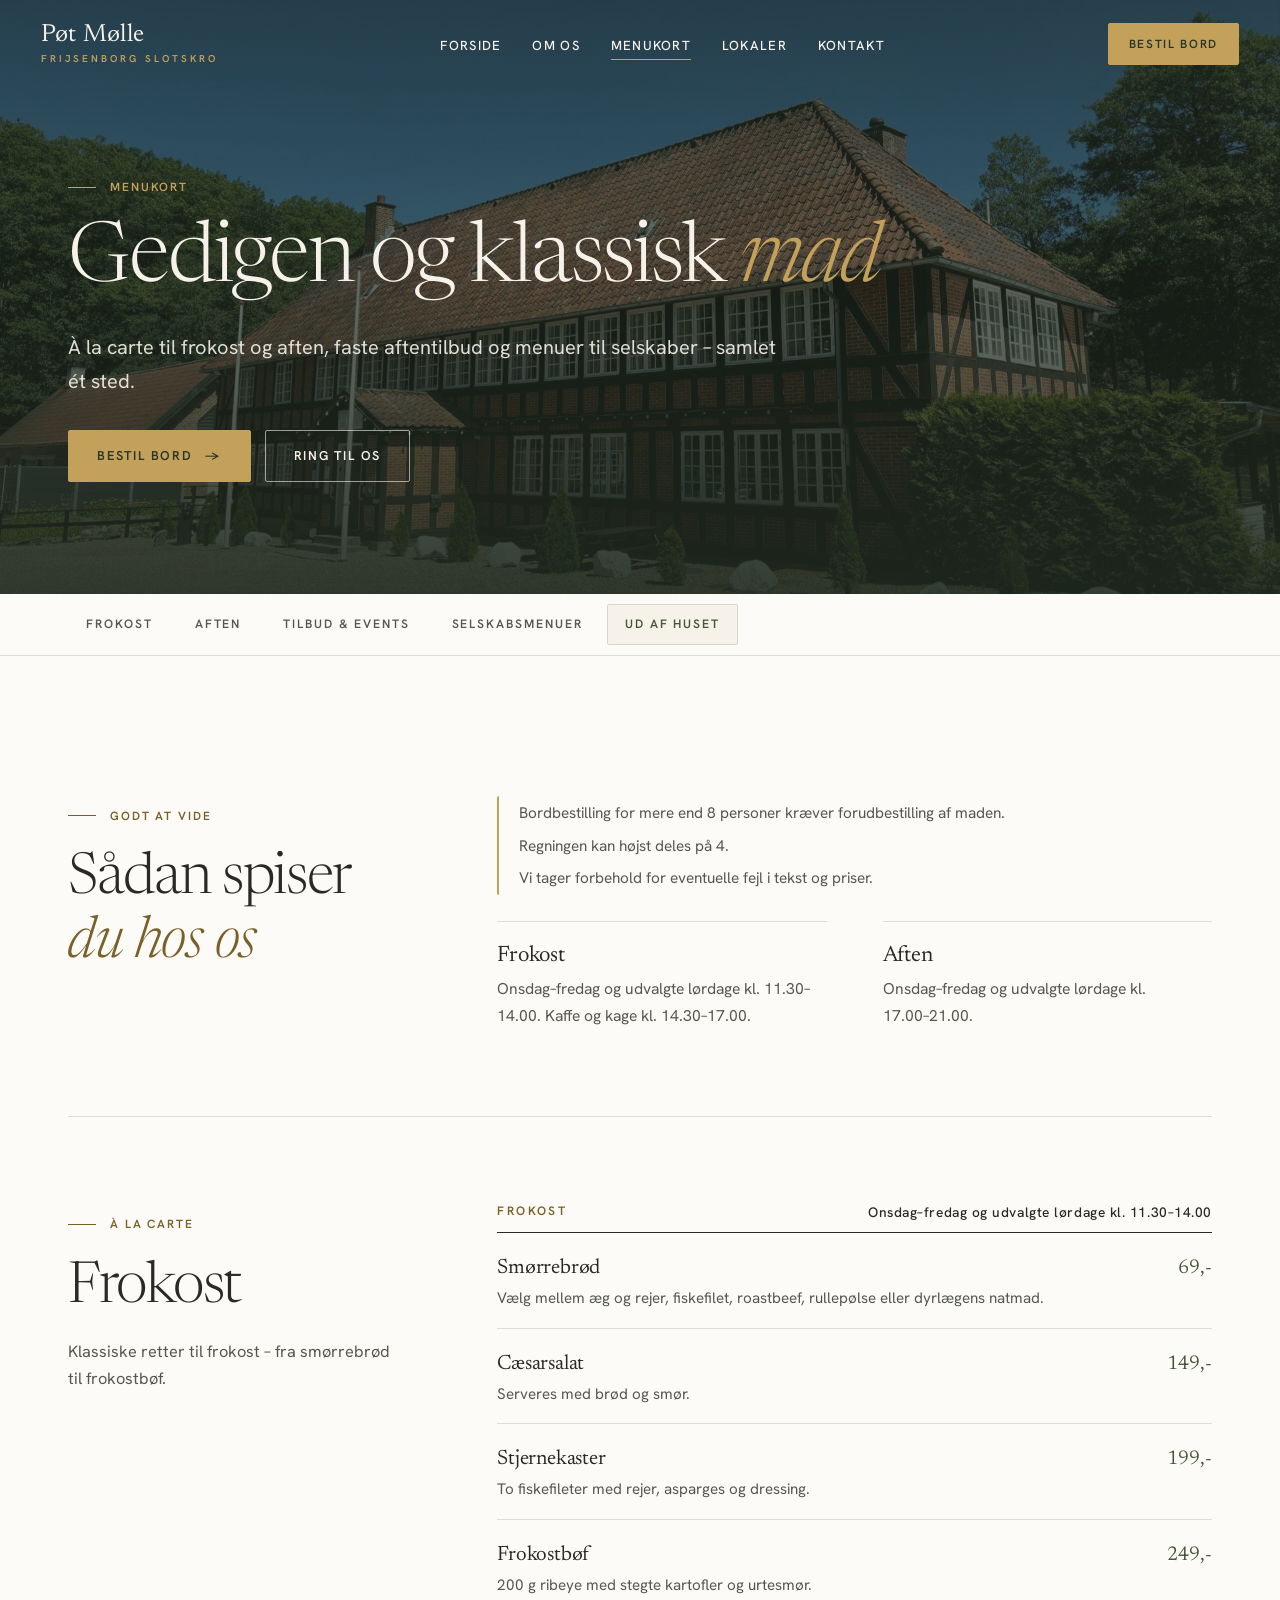
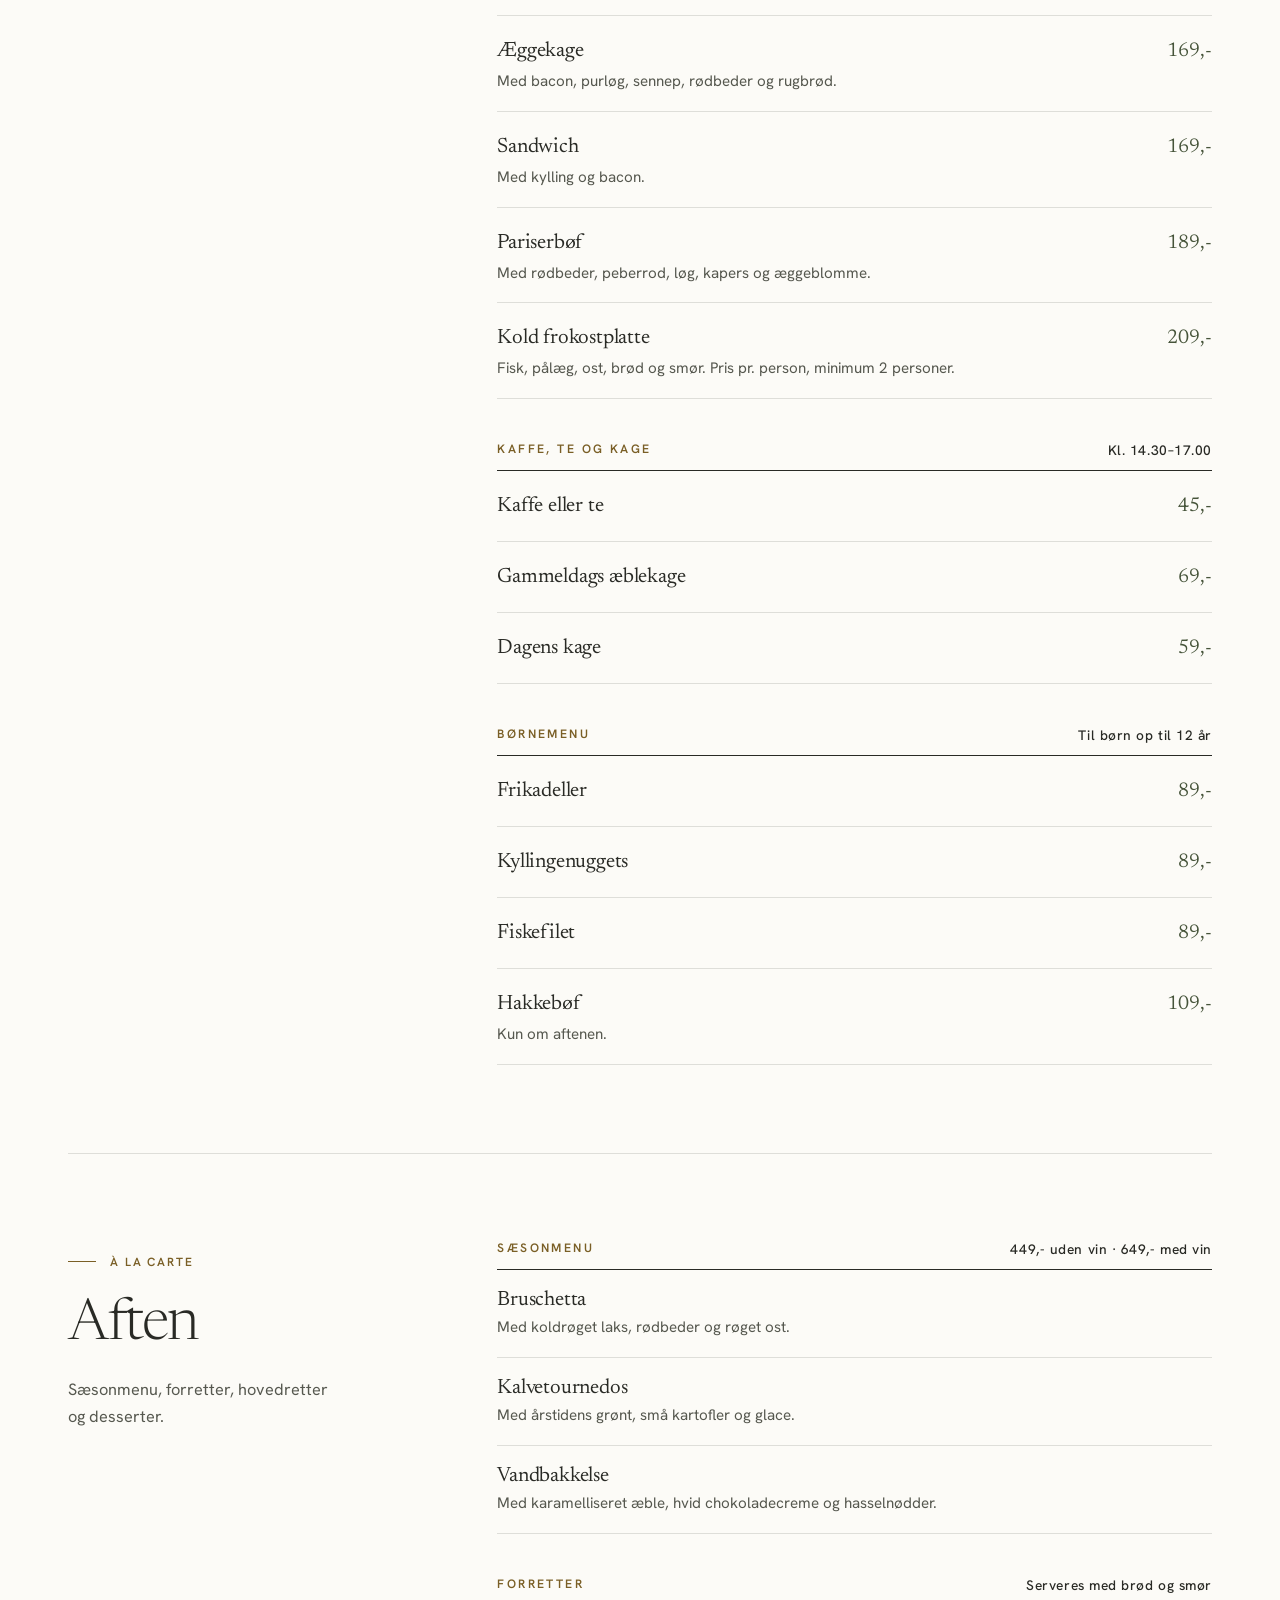
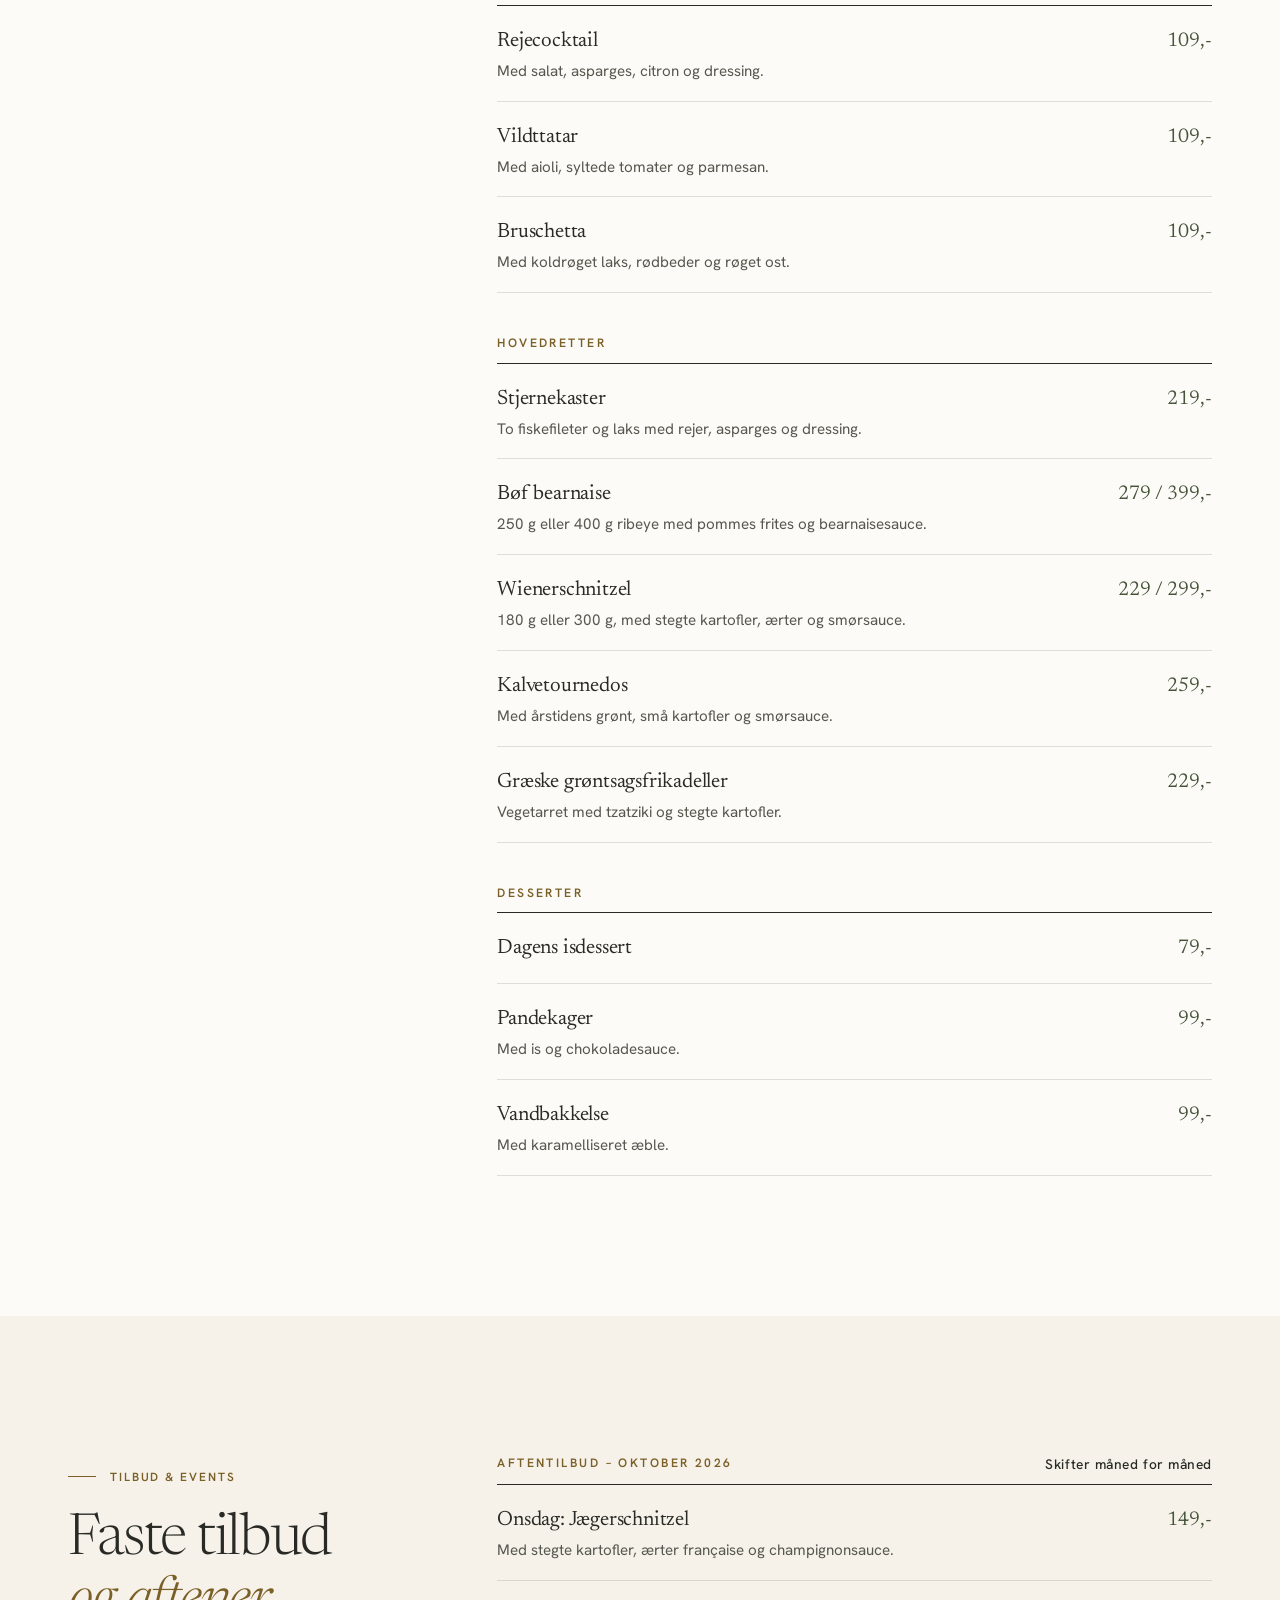
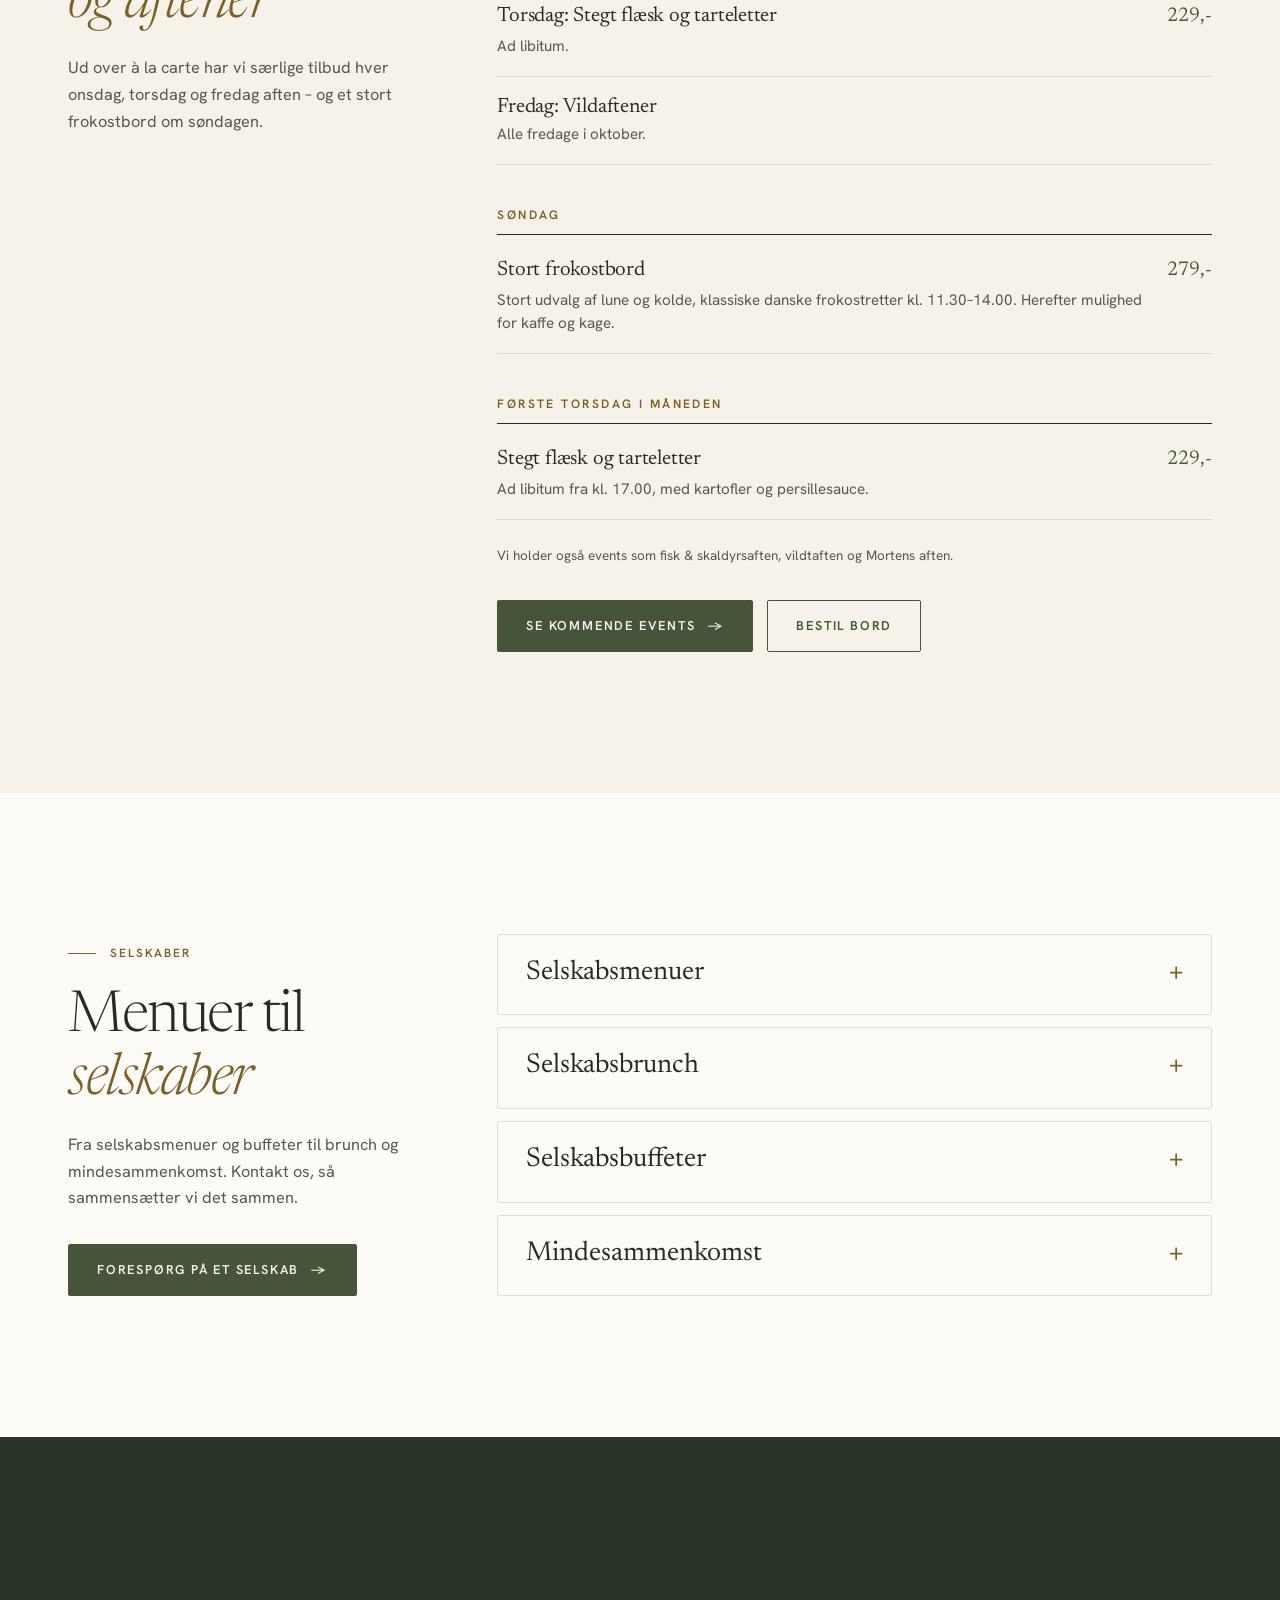
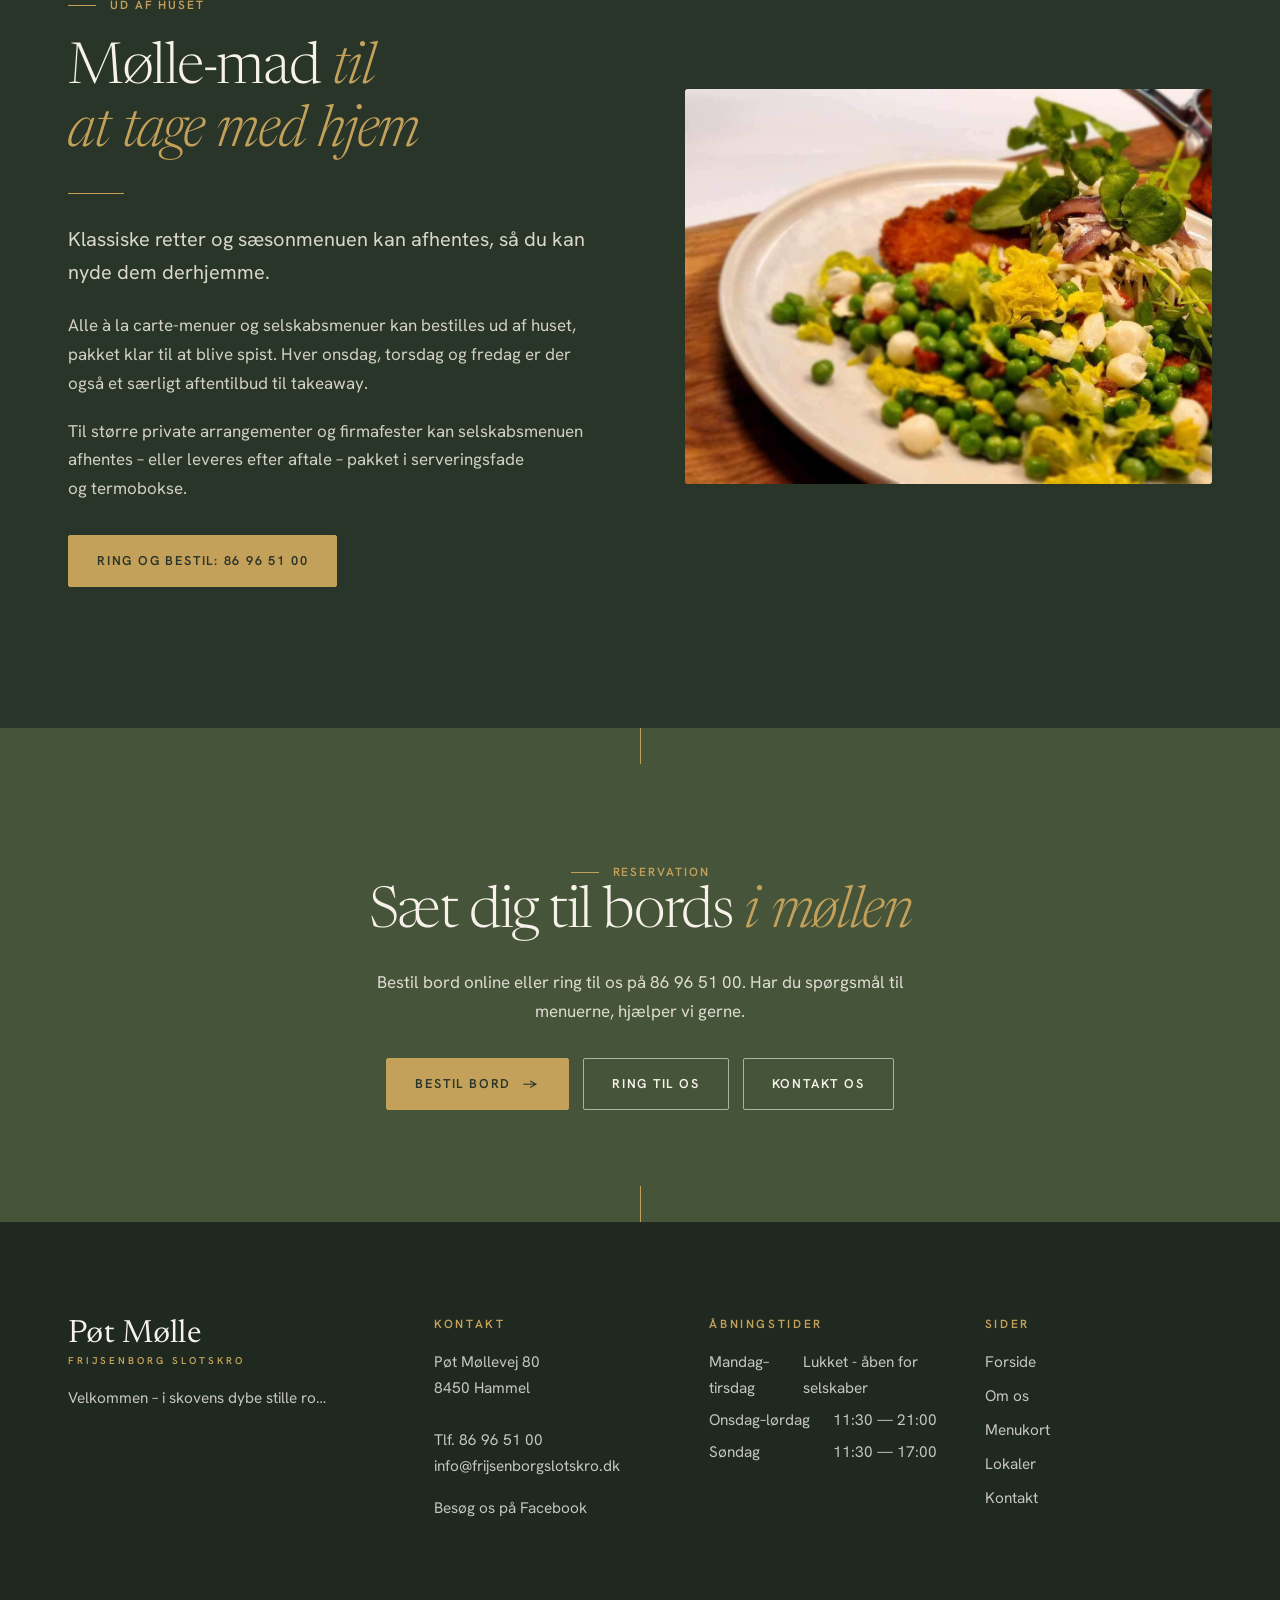
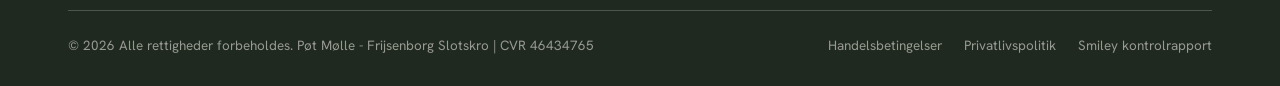
<file: menukort.html>
<!doctype html>
<html lang="da">
<head>
  <meta charset="utf-8">
  <meta name="viewport" content="width=device-width, initial-scale=1">
  <title>Menukort – frokost, aften og selskaber | Pøt Mølle, Frijsenborg Slotskro</title>
  <meta name="description" content="Menukort fra Pøt Mølle: à la carte til frokost og aften, faste aftentilbud, selskabsmenuer, buffeter og mad ud af huset.">
  <link rel="canonical" href="https://xn--ptmlle-byac.dk/menukort.html">
  <meta name="theme-color" content="#293528">

  <meta property="og:type" content="website">
  <meta property="og:locale" content="da_DK">
  <meta property="og:site_name" content="Pøt Mølle – Frijsenborg Slotskro">
  <meta property="og:title" content="Menukort – frokost, aften og selskaber | Pøt Mølle, Frijsenborg Slotskro">
  <meta property="og:description" content="Menukort fra Pøt Mølle: à la carte til frokost og aften, faste aftentilbud, selskabsmenuer, buffeter og mad ud af huset.">
  <meta property="og:url" content="https://xn--ptmlle-byac.dk/menukort.html">
  <meta property="og:image" content="https://xn--ptmlle-byac.dk/wp-content/uploads/2020/12/test-aflang2-1024x369.jpg">
  <meta name="twitter:card" content="summary_large_image">

  <link rel="icon" href="https://xn--ptmlle-byac.dk/wp-content/uploads/2024/11/cropped-PoetMoellelogo-270x270.jpg">
  <script>document.documentElement.classList.add("js");</script>
  <link rel="preconnect" href="https://fonts.googleapis.com">
  <link rel="preconnect" href="https://fonts.gstatic.com" crossorigin>
  <link rel="stylesheet" href="https://fonts.googleapis.com/css2?family=Hanken+Grotesk:wght@400;500;600&family=Newsreader:ital,opsz,wght@0,6..72,300;0,6..72,400;1,6..72,300;1,6..72,400&display=swap">
  <link rel="stylesheet" href="css/styles.css">
</head>

<body>
  <a class="skip-link" href="#main">Spring til indhold</a>

  <!-- ===== Header ===== -->
  <header class="site-header" data-header>
    <div class="container site-header__inner">
      <a class="brand" href="index.html" aria-label="Pøt Mølle – Frijsenborg Slotskro, forside">
        <span class="brand__name">Pøt Mølle</span>
        <span class="brand__sub">Frijsenborg Slotskro</span>
      </a>

      <nav class="nav" aria-label="Hovedmenu">
        <ul class="nav__list">
          <li><a class="nav__link" href="index.html">Forside</a></li>
          <li><a class="nav__link" href="om-os.html">Om os</a></li>
          <li><a class="nav__link" href="menukort.html" aria-current="page">Menukort</a></li>
          <li><a class="nav__link" href="lokaler.html">Lokaler</a></li>
          <li><a class="nav__link" href="kontakt.html">Kontakt</a></li>
        </ul>
      </nav>

      <a class="btn btn--gold btn--small header-cta" href="https://book.easytablebooking.com/book/?id=60224&amp;lang=auto" rel="noopener">Bestil bord</a>

      <button class="menu-toggle" type="button" aria-expanded="false" aria-controls="mobile-nav" data-menu-toggle>
        <span data-menu-label>Menu</span>
        <span class="menu-toggle__bars" aria-hidden="true"><span></span><span></span></span>
      </button>
    </div>
  </header>

  <div class="mobile-nav" id="mobile-nav" role="dialog" aria-label="Menu">
    <nav aria-label="Mobilmenu">
      <ul class="mobile-nav__list">
        <li><a href="index.html">Forside</a></li>
        <li><a href="om-os.html">Om os</a></li>
        <li><a href="menukort.html" aria-current="page">Menukort</a></li>
        <li><a href="lokaler.html">Lokaler</a></li>
        <li><a href="kontakt.html">Kontakt</a></li>
      </ul>
    </nav>
    <div class="mobile-nav__foot">
      <a class="btn btn--gold" href="https://book.easytablebooking.com/book/?id=60224&amp;lang=auto" rel="noopener">Bestil bord</a>
      <a class="btn btn--ghost-light" href="tel:+4586965100">Tlf. 86 96 51 00</a>
      <p>Pøt Møllevej 80, 8450 Hammel</p>
    </div>
  </div>

  
  <main id="main">
    <section class="hero hero--page hero--dim" aria-labelledby="page-title">
      <div class="hero__media">
        <img src="images/poet-moelle.jpg" alt="Pladsholder: Dækket bord set ovenfra" fetchpriority="high" decoding="async" style="object-position:center 40%">
      </div>
      <div class="container hero__content">
        <p class="eyebrow">Menukort</p>
        <h1 class="h1" id="page-title">Gedigen og klassisk <em>mad</em></h1>
        <p class="hero__intro">À la carte til frokost og aften, faste aftentilbud og menuer til selskaber – samlet ét sted.</p>
        <div class="btn-row"><a class="btn btn--gold" href="https://book.easytablebooking.com/book/?id=60224&amp;lang=auto" rel="noopener">Bestil bord <span class="arrow" aria-hidden="true">→</span></a><a class="btn btn--ghost-light" href="tel:+4586965100">Ring til os</a></div>
      </div>
    </section>
    <nav class="subnav" aria-label="Menukort – sektioner"><ul><li><a href="#frokost">Frokost</a></li><li><a href="#aften">Aften</a></li><li><a href="#tilbud">Tilbud &amp; events</a></li><li><a href="#selskaber">Selskabsmenuer</a></li><li><a href="#udafhuset">Ud af huset</a></li></ul></nav>

    <section class="section section--paper" aria-labelledby="menu-title">
      <div class="container">
        <div class="menu-block" style="padding-top:0;border-top:0;padding-bottom:clamp(40px,6vw,64px)">
          <div class="menu-block__head reveal">
            <p class="eyebrow">Godt at vide</p>
            <h2 class="h2" id="menu-title">Sådan spiser <em>du hos os</em></h2>
          </div>
          <div class="reveal reveal--delay-1">
            <div class="callout">
              <p>Bordbestilling for mere end 8 personer kræver forudbestilling af maden.</p>
              <p>Regningen kan højst deles på 4.</p>
              <p>Vi tager forbehold for eventuelle fejl i tekst og priser.</p>
            </div>
            <div class="info-grid">
              <div class="info-item"><h3>Frokost</h3><p>Onsdag–fredag og udvalgte lørdage kl. 11.30–14.00. Kaffe og kage kl. 14.30–17.00.</p></div>
              <div class="info-item"><h3>Aften</h3><p>Onsdag–fredag og udvalgte lørdage kl. 17.00–21.00.</p></div>
            </div>
          </div>
        </div>

        <div class="menu-block" id="frokost">
          <div class="menu-block__head reveal">
            <p class="eyebrow">À la carte</p>
            <h2 class="h2" id="frokost-title">Frokost</h2>
            <p class="lead">Klassiske retter til frokost – fra smørrebrød til frokostbøf.</p>
          </div>
          <div class="reveal reveal--delay-1"><div class="menu-group"><h3 class="menu-group__title">Frokost<span>Onsdag–fredag og udvalgte lørdage kl. 11.30–14.00</span></h3><ul class="menu-list"><li class="menu-item"><h4 class="menu-item__name">Smørrebrød</h4><p class="menu-item__desc">Vælg mellem æg og rejer, fiskefilet, roastbeef, rullepølse eller dyrlægens natmad.</p><span class="menu-item__price">69,-</span></li><li class="menu-item"><h4 class="menu-item__name">Cæsarsalat</h4><p class="menu-item__desc">Serveres med brød og smør.</p><span class="menu-item__price">149,-</span></li><li class="menu-item"><h4 class="menu-item__name">Stjernekaster</h4><p class="menu-item__desc">To fiskefileter med rejer, asparges og dressing.</p><span class="menu-item__price">199,-</span></li><li class="menu-item"><h4 class="menu-item__name">Frokostbøf</h4><p class="menu-item__desc">200 g ribeye med stegte kartofler og urtesmør.</p><span class="menu-item__price">249,-</span></li><li class="menu-item"><h4 class="menu-item__name">Æggekage</h4><p class="menu-item__desc">Med bacon, purløg, sennep, rødbeder og rugbrød.</p><span class="menu-item__price">169,-</span></li><li class="menu-item"><h4 class="menu-item__name">Sandwich</h4><p class="menu-item__desc">Med kylling og bacon.</p><span class="menu-item__price">169,-</span></li><li class="menu-item"><h4 class="menu-item__name">Pariserbøf</h4><p class="menu-item__desc">Med rødbeder, peberrod, løg, kapers og æggeblomme.</p><span class="menu-item__price">189,-</span></li><li class="menu-item"><h4 class="menu-item__name">Kold frokostplatte</h4><p class="menu-item__desc">Fisk, pålæg, ost, brød og smør. Pris pr. person, minimum 2 personer.</p><span class="menu-item__price">209,-</span></li></ul></div><div class="menu-group"><h3 class="menu-group__title">Kaffe, te og kage<span>Kl. 14.30–17.00</span></h3><ul class="menu-list"><li class="menu-item"><h4 class="menu-item__name">Kaffe eller te</h4><span class="menu-item__price">45,-</span></li><li class="menu-item"><h4 class="menu-item__name">Gammeldags æblekage</h4><span class="menu-item__price">69,-</span></li><li class="menu-item"><h4 class="menu-item__name">Dagens kage</h4><span class="menu-item__price">59,-</span></li></ul></div><div class="menu-group"><h3 class="menu-group__title">Børnemenu<span>Til børn op til 12 år</span></h3><ul class="menu-list"><li class="menu-item"><h4 class="menu-item__name">Frikadeller</h4><span class="menu-item__price">89,-</span></li><li class="menu-item"><h4 class="menu-item__name">Kyllingenuggets</h4><span class="menu-item__price">89,-</span></li><li class="menu-item"><h4 class="menu-item__name">Fiskefilet</h4><span class="menu-item__price">89,-</span></li><li class="menu-item"><h4 class="menu-item__name">Hakkebøf</h4><p class="menu-item__desc">Kun om aftenen.</p><span class="menu-item__price">109,-</span></li></ul></div></div>
        </div>

        <div class="menu-block" id="aften">
          <div class="menu-block__head reveal">
            <p class="eyebrow">À la carte</p>
            <h2 class="h2" id="aften-title">Aften</h2>
            <p class="lead">Sæsonmenu, forretter, hovedretter og desserter.</p>
          </div>
          <div class="reveal reveal--delay-1"><div class="menu-group"><h3 class="menu-group__title">Sæsonmenu<span>449,- uden vin · 649,- med vin</span></h3><ul class="menu-list"><li class="menu-item"><h4 class="menu-item__name">Bruschetta</h4><p class="menu-item__desc">Med koldrøget laks, rødbeder og røget ost.</p></li><li class="menu-item"><h4 class="menu-item__name">Kalvetournedos</h4><p class="menu-item__desc">Med årstidens grønt, små kartofler og glace.</p></li><li class="menu-item"><h4 class="menu-item__name">Vandbakkelse</h4><p class="menu-item__desc">Med karamelliseret æble, hvid chokoladecreme og hasselnødder.</p></li></ul></div><div class="menu-group"><h3 class="menu-group__title">Forretter<span>Serveres med brød og smør</span></h3><ul class="menu-list"><li class="menu-item"><h4 class="menu-item__name">Rejecocktail</h4><p class="menu-item__desc">Med salat, asparges, citron og dressing.</p><span class="menu-item__price">109,-</span></li><li class="menu-item"><h4 class="menu-item__name">Vildttatar</h4><p class="menu-item__desc">Med aioli, syltede tomater og parmesan.</p><span class="menu-item__price">109,-</span></li><li class="menu-item"><h4 class="menu-item__name">Bruschetta</h4><p class="menu-item__desc">Med koldrøget laks, rødbeder og røget ost.</p><span class="menu-item__price">109,-</span></li></ul></div><div class="menu-group"><h3 class="menu-group__title">Hovedretter</h3><ul class="menu-list"><li class="menu-item"><h4 class="menu-item__name">Stjernekaster</h4><p class="menu-item__desc">To fiskefileter og laks med rejer, asparges og dressing.</p><span class="menu-item__price">219,-</span></li><li class="menu-item"><h4 class="menu-item__name">Bøf bearnaise</h4><p class="menu-item__desc">250 g eller 400 g ribeye med pommes frites og bearnaisesauce.</p><span class="menu-item__price">279 / 399,-</span></li><li class="menu-item"><h4 class="menu-item__name">Wienerschnitzel</h4><p class="menu-item__desc">180 g eller 300 g, med stegte kartofler, ærter og smørsauce.</p><span class="menu-item__price">229 / 299,-</span></li><li class="menu-item"><h4 class="menu-item__name">Kalvetournedos</h4><p class="menu-item__desc">Med årstidens grønt, små kartofler og smørsauce.</p><span class="menu-item__price">259,-</span></li><li class="menu-item"><h4 class="menu-item__name">Græske grøntsagsfrikadeller</h4><p class="menu-item__desc">Vegetarret med tzatziki og stegte kartofler.</p><span class="menu-item__price">229,-</span></li></ul></div><div class="menu-group"><h3 class="menu-group__title">Desserter</h3><ul class="menu-list"><li class="menu-item"><h4 class="menu-item__name">Dagens isdessert</h4><span class="menu-item__price">79,-</span></li><li class="menu-item"><h4 class="menu-item__name">Pandekager</h4><p class="menu-item__desc">Med is og chokoladesauce.</p><span class="menu-item__price">99,-</span></li><li class="menu-item"><h4 class="menu-item__name">Vandbakkelse</h4><p class="menu-item__desc">Med karamelliseret æble.</p><span class="menu-item__price">99,-</span></li></ul></div></div>
        </div>
      </div>
    </section>

    <section class="section section--ivory" id="tilbud" aria-labelledby="tilbud-title">
      <div class="container">
        <div class="menu-block" style="padding-block:0;border-top:0">
          <div class="menu-block__head reveal">
            <p class="eyebrow">Tilbud &amp; events</p>
            <h2 class="h2" id="tilbud-title">Faste tilbud <em>og aftener</em></h2>
            <p class="lead">Ud over à la carte har vi særlige tilbud hver onsdag, torsdag og fredag aften – og et stort frokostbord om søndagen.</p>
          </div>
          <div class="reveal reveal--delay-1">
            <div class="menu-group"><h3 class="menu-group__title">Aftentilbud – oktober 2026<span>Skifter måned for måned</span></h3><ul class="menu-list"><li class="menu-item"><h4 class="menu-item__name">Onsdag: Jægerschnitzel</h4><p class="menu-item__desc">Med stegte kartofler, ærter française og champignonsauce.</p><span class="menu-item__price">149,-</span></li><li class="menu-item"><h4 class="menu-item__name">Torsdag: Stegt flæsk og tarteletter</h4><p class="menu-item__desc">Ad libitum.</p><span class="menu-item__price">229,-</span></li><li class="menu-item"><h4 class="menu-item__name">Fredag: Vildaftener</h4><p class="menu-item__desc">Alle fredage i oktober.</p></li></ul></div>
            <div class="menu-group"><h3 class="menu-group__title">Søndag</h3><ul class="menu-list"><li class="menu-item"><h4 class="menu-item__name">Stort frokostbord</h4><p class="menu-item__desc">Stort udvalg af lune og kolde, klassiske danske frokostretter kl. 11.30–14.00. Herefter mulighed for kaffe og kage.</p><span class="menu-item__price">279,-</span></li></ul></div>
            <div class="menu-group"><h3 class="menu-group__title">Første torsdag i måneden</h3><ul class="menu-list"><li class="menu-item"><h4 class="menu-item__name">Stegt flæsk og tarteletter</h4><p class="menu-item__desc">Ad libitum fra kl. 17.00, med kartofler og persillesauce.</p><span class="menu-item__price">229,-</span></li></ul></div>
            <p style="margin-top:1.6rem" class="fineprint">Vi holder også events som fisk &amp; skaldyrsaften, vildtaften og Mortens aften.</p>
            <div class="btn-row"><a class="btn" href="https://book.easytable.com/book/?id=60224&amp;lang=auto" rel="noopener">Se kommende events <span class="arrow" aria-hidden="true">→</span></a><a class="btn btn--ghost" href="https://book.easytablebooking.com/book/?id=60224&amp;lang=auto" rel="noopener">Bestil bord</a></div>
          </div>
        </div>
      </div>
    </section>

    <section class="section section--paper" id="selskaber" aria-labelledby="selskaber-title">
      <div class="container">
        <div class="menu-block" style="padding-block:0;border-top:0">
          <div class="menu-block__head reveal">
            <p class="eyebrow">Selskaber</p>
            <h2 class="h2" id="selskaber-title">Menuer til <em>selskaber</em></h2>
            <p class="lead">Fra selskabsmenuer og buffeter til brunch og mindesammenkomst. Kontakt os, så sammensætter vi det sammen.</p>
            <div class="btn-row"><a class="btn" href="lokaler.html#forespoergsel">Forespørg på et selskab <span class="arrow" aria-hidden="true">→</span></a></div>
          </div>
          <div class="accordion reveal reveal--delay-1">
            <details>
              <summary>Selskabsmenuer</summary>
              <div class="accordion__body">
                <div class="menu-group"><h3 class="menu-group__title">Forretter</h3><ul class="menu-list"><li class="menu-item"><h4 class="menu-item__name">Sæsonens suppe</h4><p class="menu-item__desc">Hønsekød-, løg-, asparges- eller svampesuppe.</p><span class="menu-item__price">99,-</span></li><li class="menu-item"><h4 class="menu-item__name">Rejecocktail</h4><p class="menu-item__desc">Med salat, asparges, citron og dressing.</p><span class="menu-item__price">109,-</span></li><li class="menu-item"><h4 class="menu-item__name">Røget ørredmousse</h4><p class="menu-item__desc">Med citron, frisésalat og sprød rugbrød.</p><span class="menu-item__price">109,-</span></li><li class="menu-item"><h4 class="menu-item__name">Serranoskinke</h4><p class="menu-item__desc">Med melon, mozzarella, rucolasalat og dressing.</p><span class="menu-item__price">109,-</span></li><li class="menu-item"><h4 class="menu-item__name">Fisketallerken</h4><p class="menu-item__desc">Fisk og skaldyr efter sæsonen.</p><span class="menu-item__price">139,-</span></li><li class="menu-item"><h4 class="menu-item__name">Hjemmelavet tunmousse</h4><p class="menu-item__desc">Med rejer, små salater, citron og dressing.</p><span class="menu-item__price">109,-</span></li><li class="menu-item"><h4 class="menu-item__name">Hønsesalat</h4><p class="menu-item__desc">Med bacon og urter.</p><span class="menu-item__price">109,-</span></li><li class="menu-item"><h4 class="menu-item__name">Tarteletter</h4><p class="menu-item__desc">Med høns i asparges, 2 stk. pr. person.</p><span class="menu-item__price">109,-</span></li><li class="menu-item"><h4 class="menu-item__name">Duet med varm- og koldrøget laks</h4><p class="menu-item__desc">Med små salater, tomat, citron og urtedressing.</p><span class="menu-item__price">119,-</span></li><li class="menu-item"><h4 class="menu-item__name">Røget dyrekølle</h4><p class="menu-item__desc">Med mandler, brøndkarse og portvinsdressing.</p><span class="menu-item__price">129,-</span></li></ul></div>
                <div class="menu-group"><h3 class="menu-group__title">Hovedretter</h3><ul class="menu-list"><li class="menu-item"><h4 class="menu-item__name">Hvidløgsmarineret svinefilet</h4><p class="menu-item__desc">Med små stegte kartofler, tzatziki og årstidens salat.</p><span class="menu-item__price">219,-</span></li><li class="menu-item"><h4 class="menu-item__name">Stegt unghane</h4><p class="menu-item__desc">Med timiankartofler, skysauce og årstidens grøntsager.</p><span class="menu-item__price">259,-</span></li><li class="menu-item"><h4 class="menu-item__name">Gammeldags oksesteg</h4><p class="menu-item__desc">Med flødesauce, hvide kartofler, perleløg, tyttebær og årstidens grøntsager.</p><span class="menu-item__price">249,-</span></li><li class="menu-item"><h4 class="menu-item__name">Rosmarinstegt lammekrone</h4><p class="menu-item__desc">Med stegte kartofler, ratatouille, lammeskysauce og årstidens grøntsager.</p><span class="menu-item__price">279,-</span></li><li class="menu-item"><h4 class="menu-item__name">Langtidsstegt oksemørbrad</h4><p class="menu-item__desc">Med trøffelglace, pommes anna og årstidens grønt.</p><span class="menu-item__price">359,-</span></li><li class="menu-item"><h4 class="menu-item__name">Flæskesteg med sprød svær</h4><p class="menu-item__desc">Med hvide og brune kartofler, skysauce, surt, sødt og chips.</p><span class="menu-item__price">219,-</span></li><li class="menu-item"><h4 class="menu-item__name">Kalvesteg stegt som vildt</h4><p class="menu-item__desc">Med flødesauce, hvide og brune kartofler, halve æbler med gelé, waldorfsalat, surt og sødt.</p><span class="menu-item__price">259,-</span></li><li class="menu-item"><h4 class="menu-item__name">Helstegt kalvefilet</h4><p class="menu-item__desc">Med pebersauce, timiankartofler og årstidens grøntsager.</p><span class="menu-item__price">259,-</span></li><li class="menu-item"><h4 class="menu-item__name">Højrebsbøf</h4><p class="menu-item__desc">Med rødvinsglace, pommes anna og årstidens grøntsager.</p><span class="menu-item__price">299,-</span></li><li class="menu-item"><h4 class="menu-item__name">Krondyrfilet med skovens urter</h4><p class="menu-item__desc">Med vildtsauce, pommes duchesse, flamberede svampe, waldorfsalat, surt og sødt.</p><span class="menu-item__price">369,-</span></li></ul></div>
                <div class="menu-group"><h3 class="menu-group__title">Desserter</h3><ul class="menu-list"><li class="menu-item"><h4 class="menu-item__name">Citronfromage</h4><p class="menu-item__desc">Med flødeskum.</p><span class="menu-item__price">89,-</span></li><li class="menu-item"><h4 class="menu-item__name">Tiramisu</h4><p class="menu-item__desc">Hjemmelavet italiensk klassiker.</p><span class="menu-item__price">109,-</span></li><li class="menu-item"><h4 class="menu-item__name">Nøddekurv</h4><p class="menu-item__desc">Med is fra Voel Ismejeri og frisk frugt.</p><span class="menu-item__price">119,-</span></li><li class="menu-item"><h4 class="menu-item__name">Gateau Marcel</h4><p class="menu-item__desc">Med vaniljeis fra Voel Ismejeri.</p><span class="menu-item__price">119,-</span></li><li class="menu-item"><h4 class="menu-item__name">Hjemmelavede pandekager</h4><p class="menu-item__desc">Med is fra Voel Ismejeri og chokoladesauce.</p><span class="menu-item__price">99,-</span></li><li class="menu-item"><h4 class="menu-item__name">Chokoladefondant</h4><p class="menu-item__desc">Med is fra Voel Ismejeri og bærcoulis.</p><span class="menu-item__price">109,-</span></li><li class="menu-item"><h4 class="menu-item__name">Hjemmelavet islagkage fra Voel Ismejeri</h4><p class="menu-item__desc">Med bær og chokolade.</p><span class="menu-item__price">119,-</span></li><li class="menu-item"><h4 class="menu-item__name">Køkkenchefens dessertallerken</h4><span class="menu-item__price">149,-</span></li></ul></div>
                <div class="menu-group"><h3 class="menu-group__title">Til kaffen</h3><ul class="menu-list"><li class="menu-item"><h4 class="menu-item__name">Kaffe og te ad libitum</h4><span class="menu-item__price">45,-</span></li><li class="menu-item"><h4 class="menu-item__name">Kringle</h4><span class="menu-item__price">45,-</span></li><li class="menu-item"><h4 class="menu-item__name">Kransekage</h4><p class="menu-item__desc">Anretning med 3 stk.</p><span class="menu-item__price">54,-</span></li><li class="menu-item"><h4 class="menu-item__name">Gammeldags æblekage</h4><p class="menu-item__desc">Med flødeskum.</p><span class="menu-item__price">69,-</span></li><li class="menu-item"><h4 class="menu-item__name">Småkager</h4><span class="menu-item__price">45,-</span></li><li class="menu-item"><h4 class="menu-item__name">Lagkage</h4><span class="menu-item__price">54,-</span></li><li class="menu-item"><h4 class="menu-item__name">Petit fours</h4><p class="menu-item__desc">Anretning med 3 stk.</p><span class="menu-item__price">54,-</span></li></ul></div>
                <div class="menu-group"><h3 class="menu-group__title">Natmad</h3><ul class="menu-list"><li class="menu-item"><h4 class="menu-item__name">Årstidens suppe</h4><p class="menu-item__desc">Fx hønsekød-, løg-, asparges- eller svampesuppe.</p><span class="menu-item__price">89,-</span></li><li class="menu-item"><h4 class="menu-item__name">Biksemad</h4><p class="menu-item__desc">Med rugbrød, rødbeder og spejlæg.</p><span class="menu-item__price">89,-</span></li><li class="menu-item"><h4 class="menu-item__name">Lune boller</h4><p class="menu-item__desc">Med mindst 3 slags pålæg.</p><span class="menu-item__price">89,-</span></li><li class="menu-item"><h4 class="menu-item__name">Pizza</h4><p class="menu-item__desc">Mindst 3 forskellige.</p><span class="menu-item__price">99,-</span></li><li class="menu-item"><h4 class="menu-item__name">Frikadeller</h4><p class="menu-item__desc">Med kold kartoffelsalat, rødbeder og rugbrød.</p><span class="menu-item__price">89,-</span></li><li class="menu-item"><h4 class="menu-item__name">Æggekage</h4><p class="menu-item__desc">Med bacon, rugbrød, sennep og purløg.</p><span class="menu-item__price">89,-</span></li><li class="menu-item"><h4 class="menu-item__name">Lav-selv-hotdogs</h4><p class="menu-item__desc">Med det hele.</p><span class="menu-item__price">99,-</span></li><li class="menu-item"><h4 class="menu-item__name">Pølsebord</h4><p class="menu-item__desc">Med mindst 5 slags pølser, tilbehør, brød og smør.</p><span class="menu-item__price">139,-</span></li></ul></div>
              </div>
            </details>
            <details>
              <summary>Selskabsbrunch</summary>
              <div class="accordion__body">
                <p>Brunch kan serveres for selskaber over 20 personer ved forudbestilling. Den er ad libitum og starter kl. 10.00, hvorefter lokalet er til rådighed i 4 timer. Børn under 2 år er gratis.</p>
                <div class="menu-group"><h3 class="menu-group__title">Brunchbuffet 1</h3><ul class="menu-list"><li class="menu-item"><h4 class="menu-item__name">Pålæg, blødkogte æg og koldrøget laks</h4><p class="menu-item__desc">Udvalg af pålæg med tilbehør, scrambled eggs med stegt bacon og baked beans, stegte små pølser, kanelsnegl og croissanter, ostebræt, frisk frugt, surdejs landbrød, blandede rundstykker og rugbrød. Hertil kaffe, te og juice ad libitum.</p><span class="menu-item__price">319,-</span></li></ul></div>
                <div class="menu-group"><h3 class="menu-group__title">Brunchbuffet 2</h3><ul class="menu-list"><li class="menu-item"><h4 class="menu-item__name">Som Brunchbuffet 1 – og desuden</h4><p class="menu-item__desc">Skyr med friske bær og granola, æggemuffins med chorizo og ost, pandekager med chokoladesauce og bær samt scones med marmelade og lemon curd.</p><span class="menu-item__price">379,-</span></li></ul></div>
              </div>
            </details>
            <details>
              <summary>Selskabsbuffeter</summary>
              <div class="accordion__body">
                <p>Buffeterne kan serveres for selskaber over 20 personer – i huset eller ud af huset. Børn under 10 år betaler halv pris. Alle buffeter er inklusive brød og smør og én valgfri sauce: skysauce, pebersauce eller whiskysauce.</p>
                <div class="menu-group"><h3 class="menu-group__title">Buffet<span>Tilkøb pr. person: kolde 30,- · varme 40,- · desserter 30,-</span></h3><ul class="menu-list"><li class="menu-item"><h4 class="menu-item__name">Buffet 1</h4><p class="menu-item__desc">4 kolde retter, 4 varme retter og 3 desserter.</p><span class="menu-item__price">449,-</span></li><li class="menu-item"><h4 class="menu-item__name">Buffet 2</h4><p class="menu-item__desc">5 kolde retter, 5 varme retter og 4 desserter.</p><span class="menu-item__price">529,-</span></li><li class="menu-item"><h4 class="menu-item__name">Buffet 3</h4><p class="menu-item__desc">7 kolde retter, 7 varme retter og 4 desserter.</p><span class="menu-item__price">599,-</span></li></ul></div>
                <div class="menu-two">
                  <div class="menu-group"><h3 class="menu-group__title">Kolde retter</h3><ul class="menu-list">
                    <li class="menu-item"><h4 class="menu-item__name">Hjemmelavet tunmousse med små salater</h4></li><li class="menu-item"><h4 class="menu-item__name">Æg og rejer med mayo</h4></li><li class="menu-item"><h4 class="menu-item__name">Hvid sild med karrysalat</h4></li><li class="menu-item"><h4 class="menu-item__name">Stegte sild med peberrod og kapers</h4></li><li class="menu-item"><h4 class="menu-item__name">Varmrøget laks med brøndkarse</h4></li><li class="menu-item"><h4 class="menu-item__name">Kold røget laks med urtedressing</h4></li><li class="menu-item"><h4 class="menu-item__name">Røget hellefisk og sennepscreme</h4></li><li class="menu-item"><h4 class="menu-item__name">Dampet laks med rejer</h4></li><li class="menu-item"><h4 class="menu-item__name">Hønsesalat med bacon</h4></li><li class="menu-item"><h4 class="menu-item__name">Røget dyrekølle med mandler</h4></li><li class="menu-item"><h4 class="menu-item__name">Serranoskinke med melon</h4></li><li class="menu-item"><h4 class="menu-item__name">Kold kartoffelsalat</h4></li><li class="menu-item"><h4 class="menu-item__name">Grøn salat med hjemmelavet dressing</h4></li><li class="menu-item"><h4 class="menu-item__name">Broccolisalat</h4></li>
                  </ul></div>
                  <div class="menu-group"><h3 class="menu-group__title">Varme retter</h3><ul class="menu-list">
                    <li class="menu-item"><h4 class="menu-item__name">Fiskefilet med remoulade og citron</h4></li><li class="menu-item"><h4 class="menu-item__name">Lun leverpostej med rødbeder</h4></li><li class="menu-item"><h4 class="menu-item__name">Frikadeller med surt</h4></li><li class="menu-item"><h4 class="menu-item__name">Tarteletter med høns i asparges</h4></li><li class="menu-item"><h4 class="menu-item__name">Mørbrad à la crème med surt</h4></li><li class="menu-item"><h4 class="menu-item__name">Porchetta</h4></li><li class="menu-item"><h4 class="menu-item__name">Farseret kalkun</h4></li><li class="menu-item"><h4 class="menu-item__name">Langtidsstegt kalveculotte</h4></li><li class="menu-item"><h4 class="menu-item__name">Græske frikadeller</h4></li><li class="menu-item"><h4 class="menu-item__name">Hjemmelavet grøntsagstærte</h4></li><li class="menu-item"><h4 class="menu-item__name">Stegt unghane</h4></li><li class="menu-item"><h4 class="menu-item__name">Stegte grøntsager</h4></li><li class="menu-item"><h4 class="menu-item__name">Stegte kartofler med timian</h4></li><li class="menu-item"><h4 class="menu-item__name">Flødekartofler</h4></li><li class="menu-item"><h4 class="menu-item__name">Hvide kartofler med persille</h4></li><li class="menu-item"><h4 class="menu-item__name">Kartoffelrösti med bacon</h4></li>
                  </ul></div>
                </div>
                <div class="menu-group"><h3 class="menu-group__title">Desserter</h3><ul class="menu-list"><li class="menu-item"><h4 class="menu-item__name">Bærtærte med vaniljecreme</h4></li><li class="menu-item"><h4 class="menu-item__name">Gammeldags æblekage med flødeskum</h4></li><li class="menu-item"><h4 class="menu-item__name">Ostebord med kiks og tilbehør</h4></li><li class="menu-item"><h4 class="menu-item__name">Hindbærmazarin med lakridscreme</h4></li><li class="menu-item"><h4 class="menu-item__name">Brownie med hvid chokoladecreme</h4></li><li class="menu-item"><h4 class="menu-item__name">Is fra Voel Ismejeri</h4></li></ul></div>
              </div>
            </details>
            <details>
              <summary>Mindesammenkomst</summary>
              <div class="accordion__body">
                <div class="menu-group"><h3 class="menu-group__title">Mindesammenkomst</h3><ul class="menu-list"><li class="menu-item"><h4 class="menu-item__name">Franskbrød</h4><p class="menu-item__desc">Med rullepølse, hamburgerryg eller ost. Anbefales 2 pr. person.</p><span class="menu-item__price">55,-</span></li><li class="menu-item"><h4 class="menu-item__name">Smørrebrød</h4><p class="menu-item__desc">Klassisk smørrebrød. Anbefales 2–3 pr. person.</p><span class="menu-item__price">55,-</span></li><li class="menu-item"><h4 class="menu-item__name">Bolle med smør</h4><span class="menu-item__price">39,-</span></li><li class="menu-item"><h4 class="menu-item__name">Bolle med smør og pålæg eller ost</h4><span class="menu-item__price">49,-</span></li><li class="menu-item"><h4 class="menu-item__name">Hjemmebagte småkager</h4><span class="menu-item__price">39,-</span></li><li class="menu-item"><h4 class="menu-item__name">Hjemmebagt kringle</h4><span class="menu-item__price">45,-</span></li><li class="menu-item"><h4 class="menu-item__name">Kaffe eller te</h4><span class="menu-item__price">45,-</span></li><li class="menu-item"><h4 class="menu-item__name">Petit four</h4><span class="menu-item__price">54,-</span></li><li class="menu-item"><h4 class="menu-item__name">Lagkage</h4><p class="menu-item__desc">Pris pr. person.</p><span class="menu-item__price">54,-</span></li></ul></div>
              </div>
            </details>
          </div>
        </div>
      </div>
    </section>

    <section class="section section--forest" id="udafhuset" aria-labelledby="ud-title">
      <div class="container split">
        <div class="split__body prose reveal">
          <p class="eyebrow">Ud af huset</p>
          <h2 class="h2" id="ud-title">Mølle-mad <em>til at tage med hjem</em></h2>
          <hr class="divider">
          <p class="lead">Klassiske retter og sæsonmenuen kan afhentes, så du kan nyde dem derhjemme.</p>
          <p>Alle à la carte-menuer og selskabsmenuer kan bestilles ud af huset, pakket klar til at blive spist. Hver onsdag, torsdag og fredag er der også et særligt aftentilbud til takeaway.</p>
          <p>Til større private arrangementer og firmafester kan selskabsmenuen afhentes – eller leveres efter aftale – pakket i serveringsfade og termobokse.</p>
          <div class="btn-row"><a class="btn btn--gold" href="tel:+4586965100">Ring og bestil: 86 96 51 00</a></div>
        </div>
        <div class="split__media reveal reveal--delay-1"><div class="frame"><img src="images/aften.jpg" alt="Pladsholder: Mad pakket til afhentning" loading="lazy" decoding="async" style="object-position:left center"></div></div>
      </div>
    </section>
    <section class="cta-band" aria-labelledby="cta-title">
      <div class="container reveal">
        <p class="eyebrow">Reservation</p>
        <h2 class="h2" id="cta-title">Sæt dig til bords <em>i møllen</em></h2>
        <p>Bestil bord online eller ring til os på 86 96 51 00. Har du spørgsmål til menuerne, hjælper vi gerne.</p>
        <div class="btn-row"><a class="btn btn--gold" href="https://book.easytablebooking.com/book/?id=60224&amp;lang=auto" rel="noopener">Bestil bord <span class="arrow" aria-hidden="true">→</span></a><a class="btn btn--ghost-light" href="tel:+4586965100">Ring til os</a><a class="btn btn--ghost-light" href="kontakt.html">Kontakt os</a></div>
      </div>
    </section>

  </main>

  <footer class="site-footer">
    <div class="container">
      <div class="footer__grid">
        <div class="footer__brand">
          <a class="brand" href="index.html" aria-label="Pøt Mølle – forside">
            <span class="brand__name">Pøt Mølle</span>
            <span class="brand__sub">Frijsenborg Slotskro</span>
          </a>
          <p>Velkommen – i skovens dybe stille ro…</p>
        </div>

        <div>
          <h3>Kontakt</h3>
          <address>
            Pøt Møllevej 80<br>8450 Hammel<br><br>
            <a href="tel:+4586965100">Tlf. 86 96 51 00</a><br>
            <a href="mailto:info@frijsenborgslotskro.dk">info@frijsenborgslotskro.dk</a>
          </address>
          <p style="margin-top:1rem"><a href="https://www.facebook.com/poetmoelle/" rel="noopener" target="_blank">Besøg os på Facebook<span class="visually-hidden"> (åbner i nyt vindue)</span></a></p>
        </div>

        <div>
          <h3>Åbningstider</h3>
          <div class="footer__hours">
            <div><span>Mandag–tirsdag</span><span>Lukket - åben for selskaber</span></div>
            <div><span>Onsdag–lørdag</span><span>11:30 — 21:00</span></div>
            <div><span>Søndag</span><span>11:30 — 17:00</span></div>
          </div>
        </div>

        <div>
          <h3>Sider</h3>
          <ul>
            <li><a href="index.html">Forside</a></li>
            <li><a href="om-os.html">Om os</a></li>
            <li><a href="menukort.html">Menukort</a></li>
            <li><a href="lokaler.html">Lokaler</a></li>
            <li><a href="kontakt.html">Kontakt</a></li>
          </ul>
        </div>
      </div>

      <div class="footer__bottom">
        <span>© 2026 Alle rettigheder forbeholdes. Pøt Mølle - Frijsenborg Slotskro | CVR 46434765</span>
        <ul>
          <li><a href="https://xn--ptmlle-byac.dk/handelsbetingelser/">Handelsbetingelser</a></li>
          <li><a href="https://xn--ptmlle-byac.dk/privatlivspolitik/">Privatlivspolitik</a></li>
          <li><a href="https://www.findsmiley.dk/760318" rel="noopener">Smiley kontrolrapport</a></li>
        </ul>
      </div>
    </div>
  </footer>

  <script src="js/main.js" defer></script>
</body>
</html>
</file>
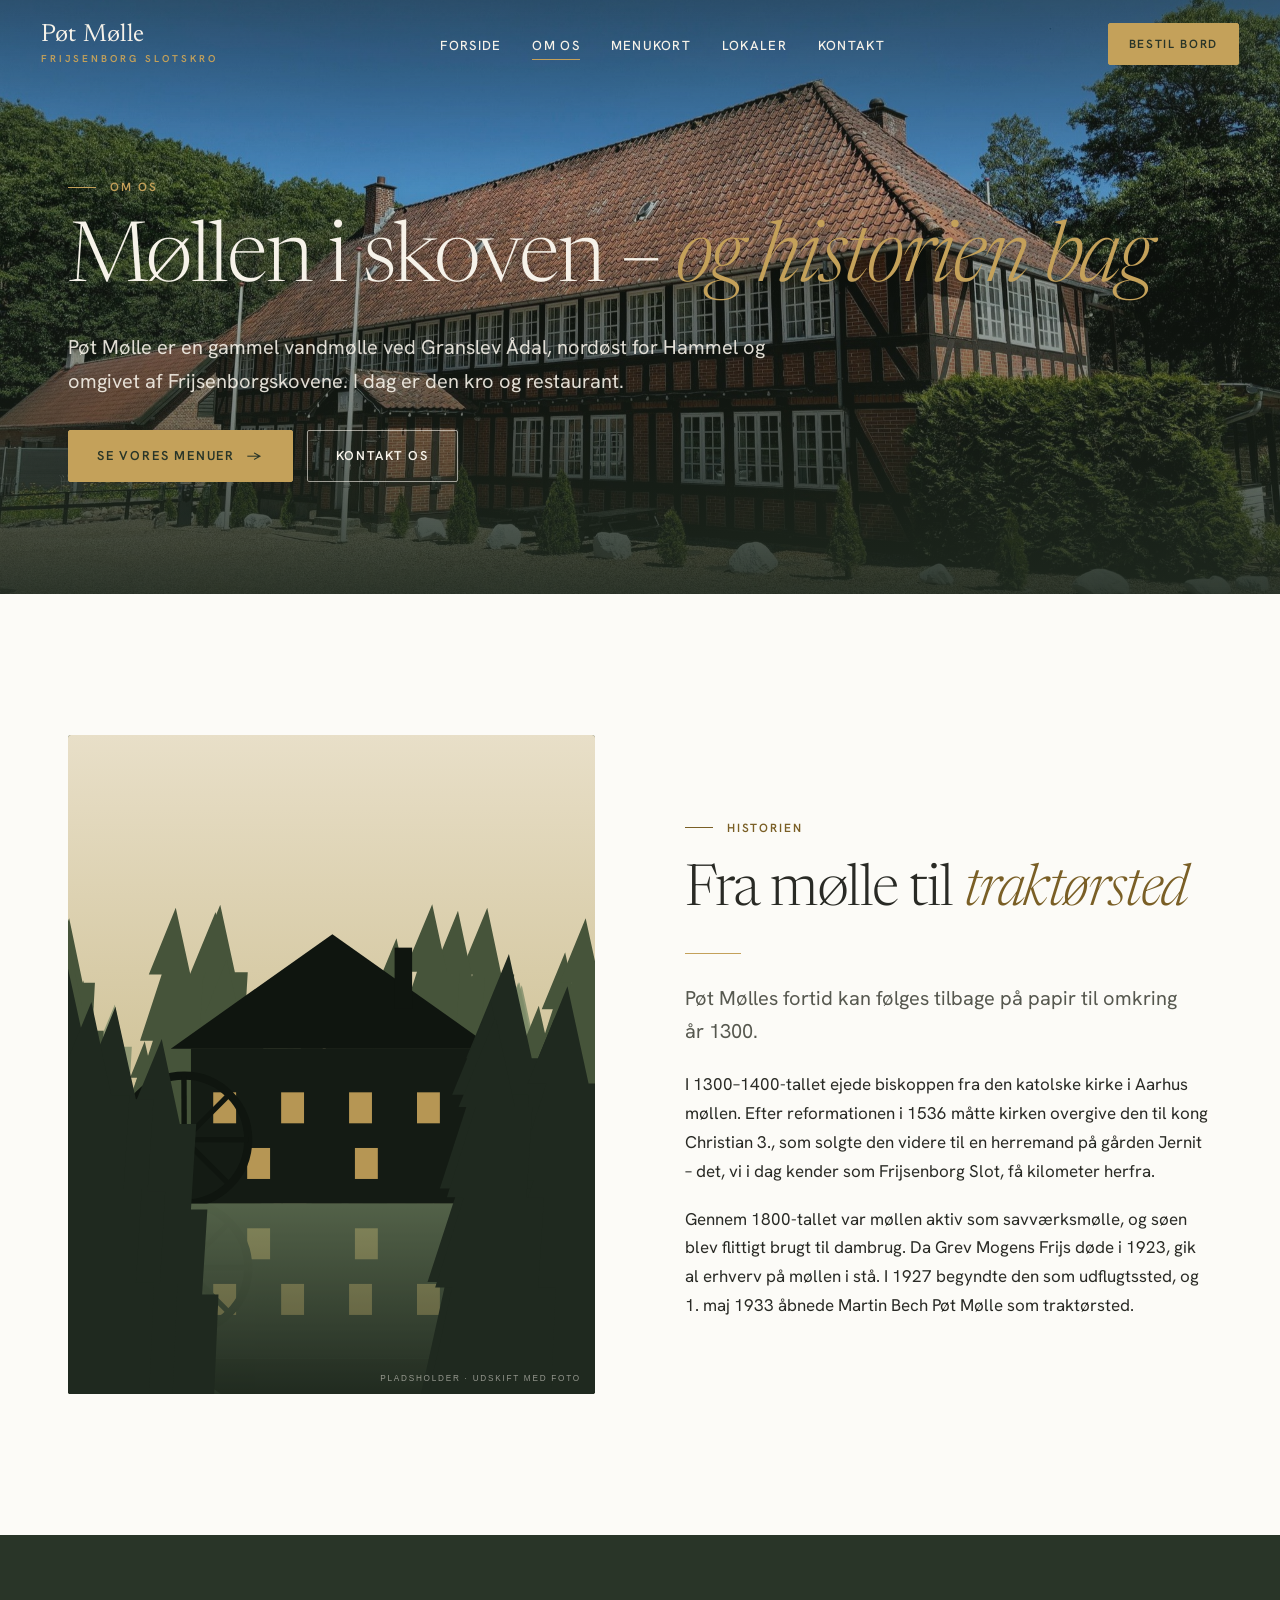
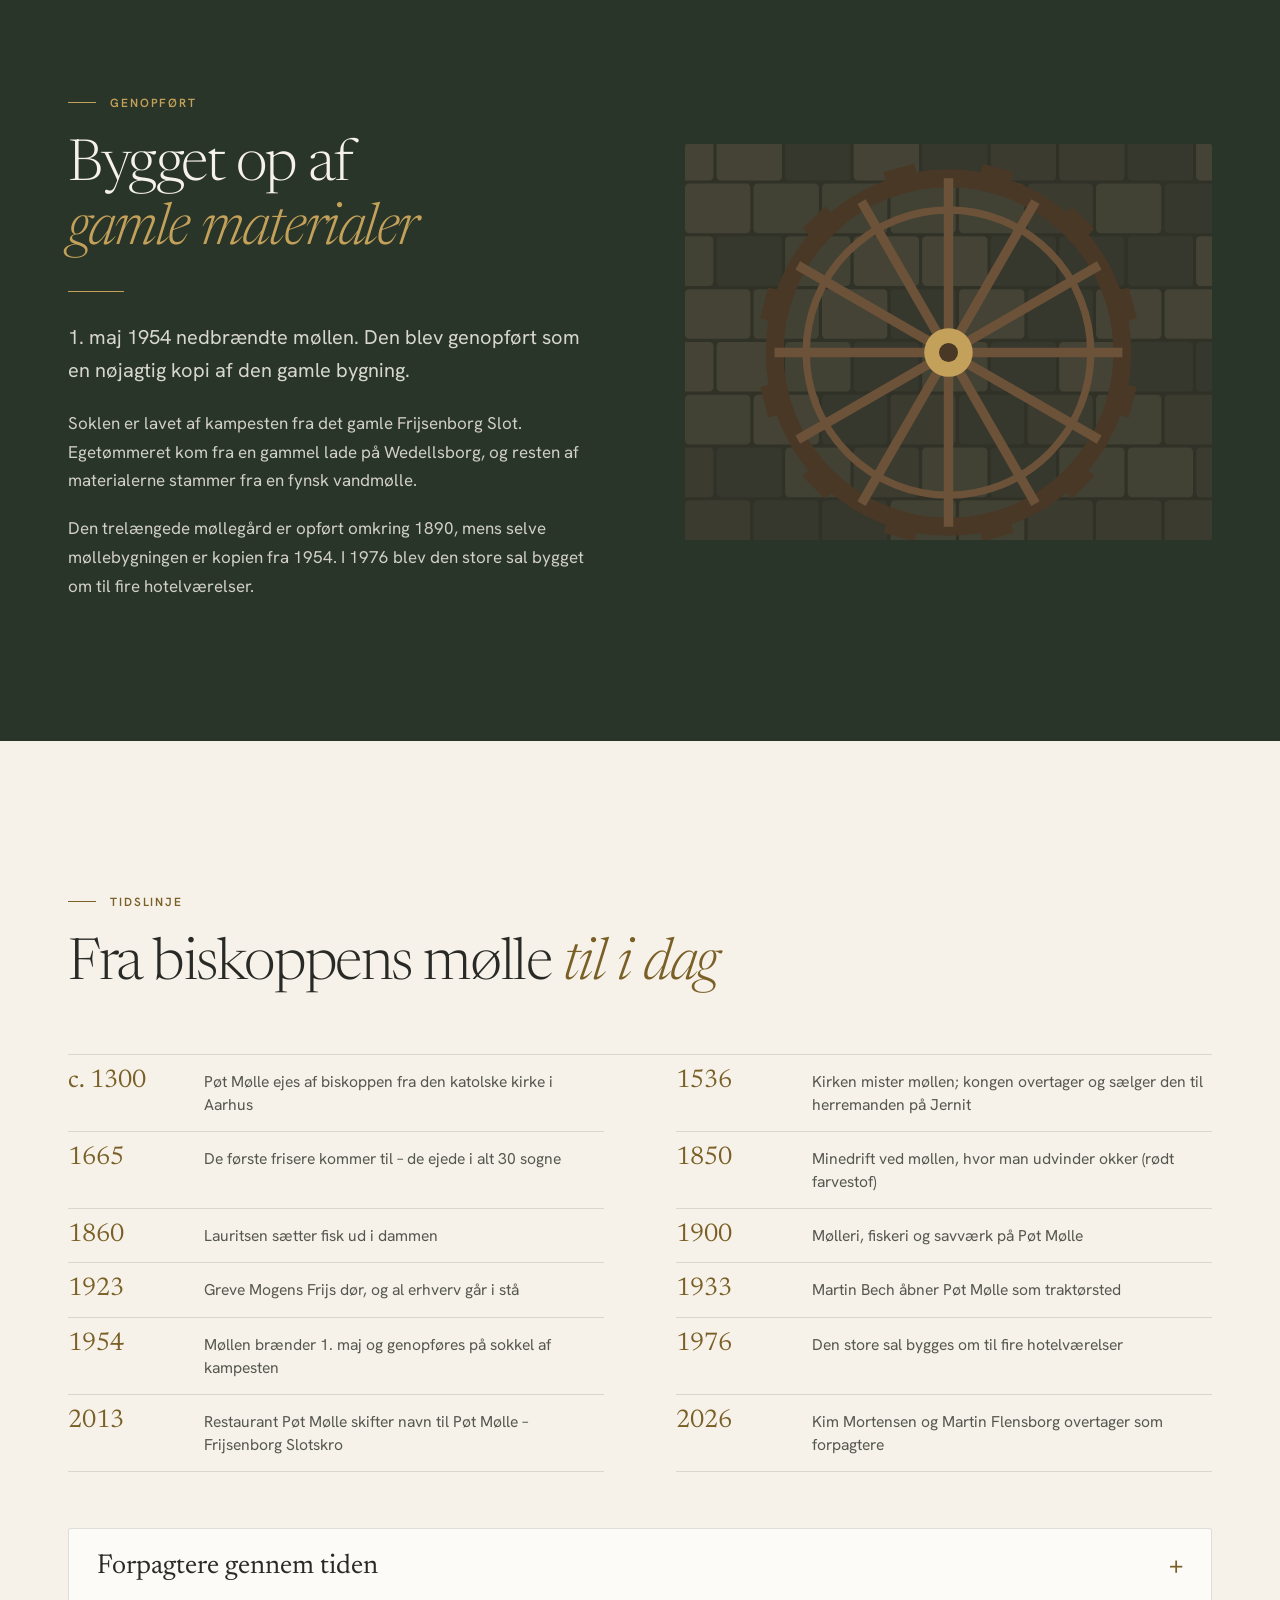
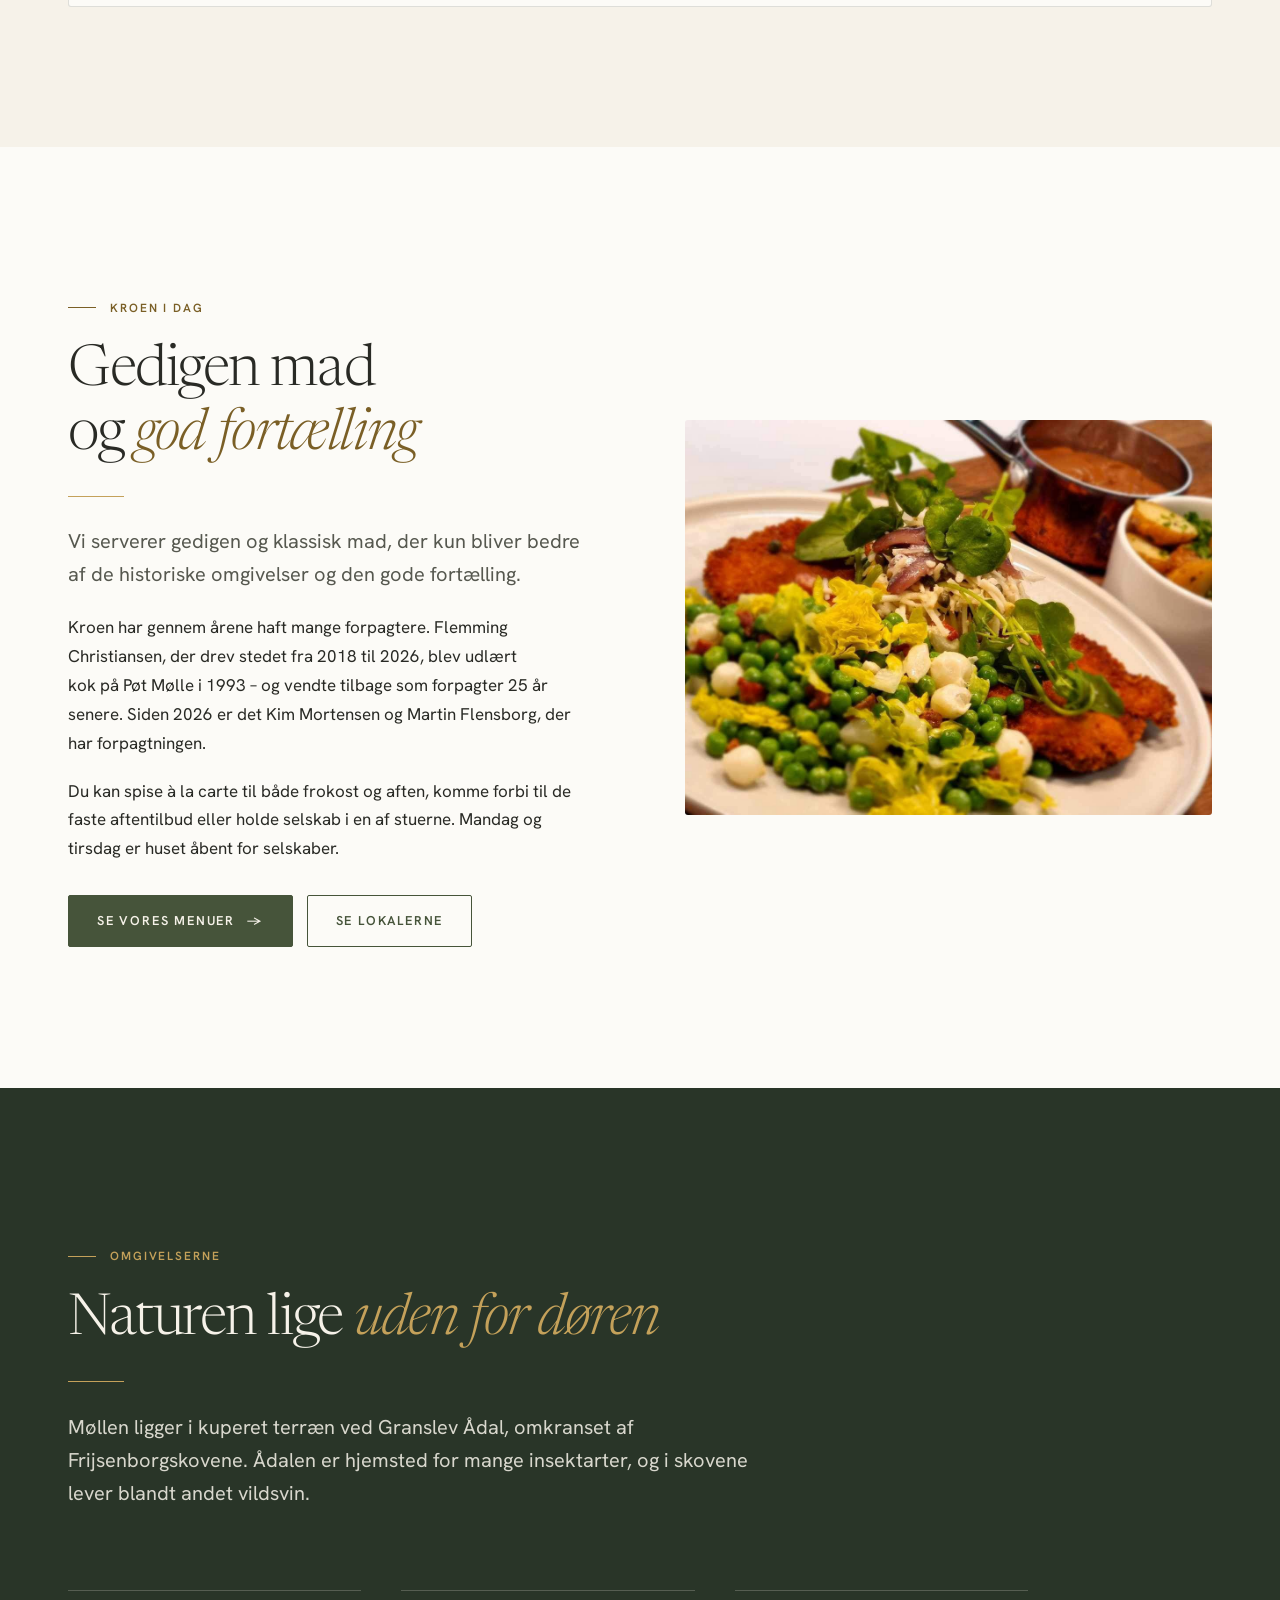
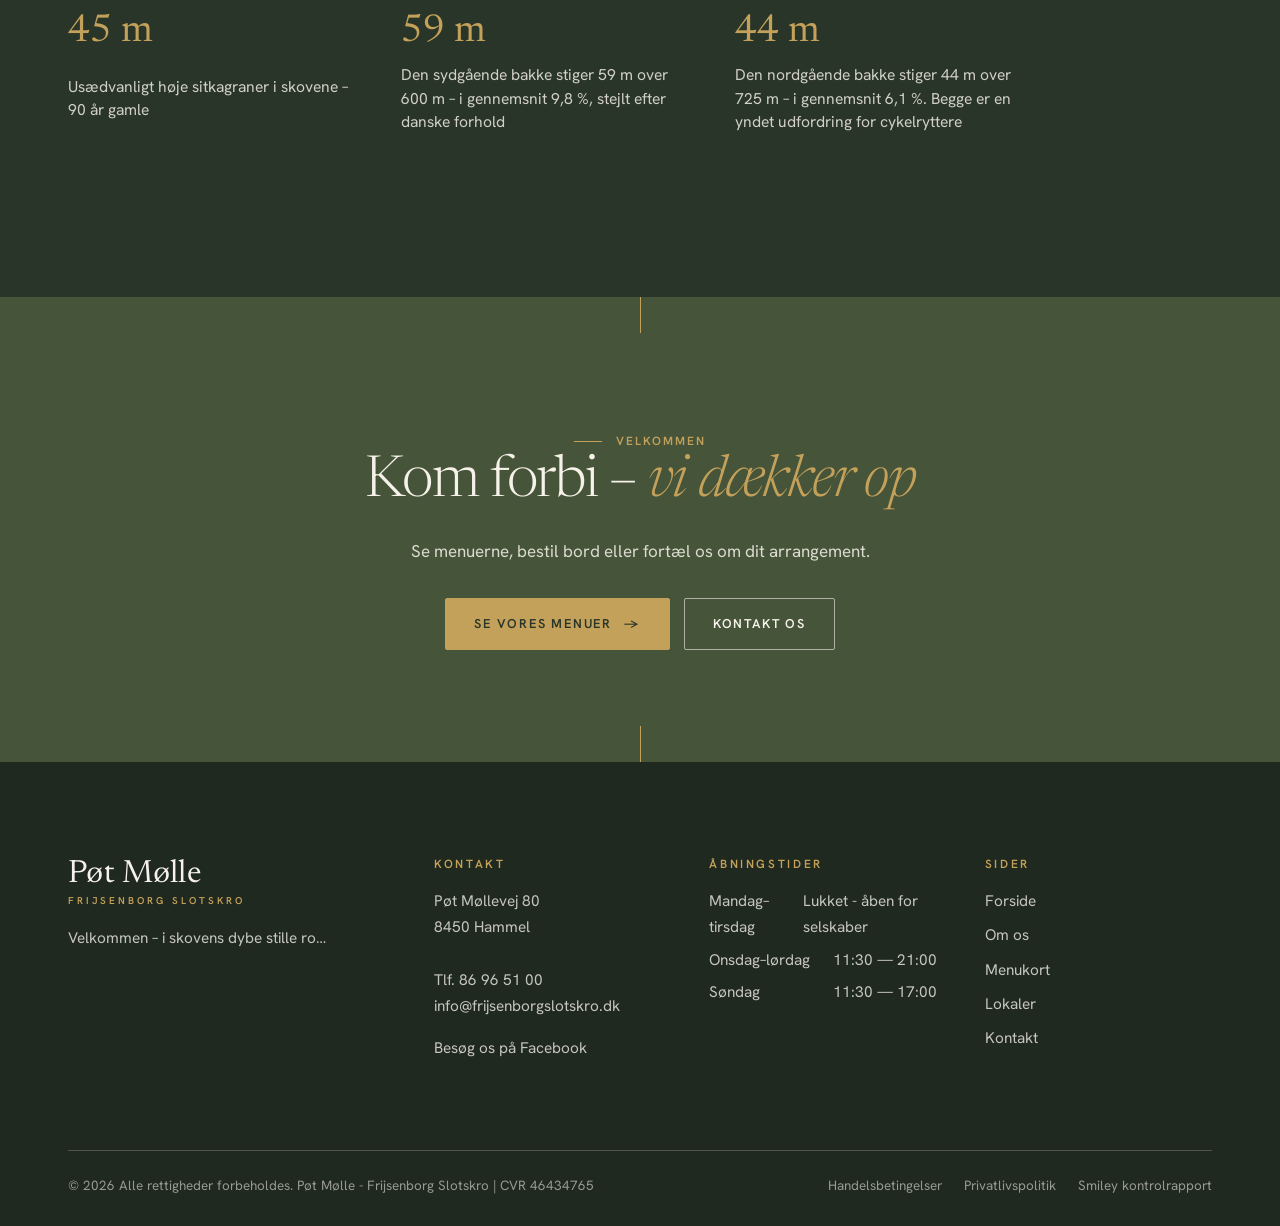
<file: om-os.html>
<!doctype html>
<html lang="da">
<head>
  <meta charset="utf-8">
  <meta name="viewport" content="width=device-width, initial-scale=1">
  <title>Om os – Pøt Mølle, Frijsenborg Slotskro | Mølle og kro ved Hammel</title>
  <meta name="description" content="Pøt Mølles historie: fra biskoppens mølle omkring år 1300 til kro og restaurant i Frijsenborgskovene ved Hammel.">
  <link rel="canonical" href="https://xn--ptmlle-byac.dk/om-os.html">
  <meta name="theme-color" content="#293528">

  <meta property="og:type" content="website">
  <meta property="og:locale" content="da_DK">
  <meta property="og:site_name" content="Pøt Mølle – Frijsenborg Slotskro">
  <meta property="og:title" content="Om os – Pøt Mølle, Frijsenborg Slotskro | Mølle og kro ved Hammel">
  <meta property="og:description" content="Pøt Mølles historie: fra biskoppens mølle omkring år 1300 til kro og restaurant i Frijsenborgskovene ved Hammel.">
  <meta property="og:url" content="https://xn--ptmlle-byac.dk/om-os.html">
  <meta property="og:image" content="https://xn--ptmlle-byac.dk/wp-content/uploads/2020/12/test-aflang2-1024x369.jpg">
  <meta name="twitter:card" content="summary_large_image">

  <link rel="icon" href="https://xn--ptmlle-byac.dk/wp-content/uploads/2024/11/cropped-PoetMoellelogo-270x270.jpg">
  <script>document.documentElement.classList.add("js");</script>
  <link rel="preconnect" href="https://fonts.googleapis.com">
  <link rel="preconnect" href="https://fonts.gstatic.com" crossorigin>
  <link rel="stylesheet" href="https://fonts.googleapis.com/css2?family=Hanken+Grotesk:wght@400;500;600&family=Newsreader:ital,opsz,wght@0,6..72,300;0,6..72,400;1,6..72,300;1,6..72,400&display=swap">
  <link rel="stylesheet" href="css/styles.css">
</head>

<body>
  <a class="skip-link" href="#main">Spring til indhold</a>

  <!-- ===== Header ===== -->
  <header class="site-header" data-header>
    <div class="container site-header__inner">
      <a class="brand" href="index.html" aria-label="Pøt Mølle – Frijsenborg Slotskro, forside">
        <span class="brand__name">Pøt Mølle</span>
        <span class="brand__sub">Frijsenborg Slotskro</span>
      </a>

      <nav class="nav" aria-label="Hovedmenu">
        <ul class="nav__list">
          <li><a class="nav__link" href="index.html">Forside</a></li>
          <li><a class="nav__link" href="om-os.html" aria-current="page">Om os</a></li>
          <li><a class="nav__link" href="menukort.html">Menukort</a></li>
          <li><a class="nav__link" href="lokaler.html">Lokaler</a></li>
          <li><a class="nav__link" href="kontakt.html">Kontakt</a></li>
        </ul>
      </nav>

      <a class="btn btn--gold btn--small header-cta" href="https://book.easytablebooking.com/book/?id=60224&amp;lang=auto" rel="noopener">Bestil bord</a>

      <button class="menu-toggle" type="button" aria-expanded="false" aria-controls="mobile-nav" data-menu-toggle>
        <span data-menu-label>Menu</span>
        <span class="menu-toggle__bars" aria-hidden="true"><span></span><span></span></span>
      </button>
    </div>
  </header>

  <div class="mobile-nav" id="mobile-nav" role="dialog" aria-label="Menu">
    <nav aria-label="Mobilmenu">
      <ul class="mobile-nav__list">
        <li><a href="index.html">Forside</a></li>
        <li><a href="om-os.html" aria-current="page">Om os</a></li>
        <li><a href="menukort.html">Menukort</a></li>
        <li><a href="lokaler.html">Lokaler</a></li>
        <li><a href="kontakt.html">Kontakt</a></li>
      </ul>
    </nav>
    <div class="mobile-nav__foot">
      <a class="btn btn--gold" href="https://book.easytablebooking.com/book/?id=60224&amp;lang=auto" rel="noopener">Bestil bord</a>
      <a class="btn btn--ghost-light" href="tel:+4586965100">Tlf. 86 96 51 00</a>
      <p>Pøt Møllevej 80, 8450 Hammel</p>
    </div>
  </div>

  
  <main id="main">
    <section class="hero hero--page" aria-labelledby="page-title">
      <div class="hero__media">
        <img src="images/poet-moelle.jpg" alt="Pladsholder: Pøt Mølle omkranset af skov ved Granslev Ådal" fetchpriority="high" decoding="async" style="object-position:center 55%">
      </div>
      <div class="container hero__content">
        <p class="eyebrow">Om os</p>
        <h1 class="h1" id="page-title">Møllen i skoven – <em>og historien bag</em></h1>
        <p class="hero__intro">Pøt Mølle er en gammel vandmølle ved Granslev Ådal, nordøst for Hammel og omgivet af Frijsenborgskovene. I dag er den kro og restaurant.</p>
        <div class="btn-row"><a class="btn btn--gold" href="menukort.html">Se vores menuer <span class="arrow" aria-hidden="true">→</span></a><a class="btn btn--ghost-light" href="kontakt.html">Kontakt os</a></div>
      </div>
    </section>

    <section class="section section--paper" aria-labelledby="hist-title">
      <div class="container split">
        <div class="split__media split__media--tall reveal"><div class="frame"><img src="images/moellen.svg" alt="Pladsholder: Pøt Mølle ved mølledammen" loading="lazy" decoding="async"></div></div>
        <div class="split__body prose reveal reveal--delay-1">
          <p class="eyebrow">Historien</p>
          <h2 class="h2" id="hist-title">Fra mølle til <em>traktørsted</em></h2>
          <hr class="divider">
          <p class="lead">Pøt Mølles fortid kan følges tilbage på papir til omkring år 1300.</p>
          <p>I 1300–1400-tallet ejede biskoppen fra den katolske kirke i Aarhus møllen. Efter reformationen i 1536 måtte kirken overgive den til kong Christian 3., som solgte den videre til en herremand på gården Jernit – det, vi i dag kender som Frijsenborg Slot, få kilometer herfra.</p>
          <p>Gennem 1800-tallet var møllen aktiv som savværksmølle, og søen blev flittigt brugt til dambrug. Da Grev Mogens Frijs døde i 1923, gik al erhverv på møllen i stå. I 1927 begyndte den som udflugtssted, og 1. maj 1933 åbnede Martin Bech Pøt Mølle som traktørsted.</p>
        </div>
      </div>
    </section>

    <section class="section section--forest" aria-labelledby="rebuild-title">
      <div class="container split split--reverse">
        <div class="split__media reveal"><div class="frame"><img src="images/moellehjul.svg" alt="Pladsholder: Detalje af møllehjulet" loading="lazy" decoding="async" style="object-position:center"></div></div>
        <div class="split__body prose reveal reveal--delay-1">
          <p class="eyebrow">Genopført</p>
          <h2 class="h2" id="rebuild-title">Bygget op af <em>gamle materialer</em></h2>
          <hr class="divider">
          <p class="lead">1. maj 1954 nedbrændte møllen. Den blev genopført som en nøjagtig kopi af den gamle bygning.</p>
          <p>Soklen er lavet af kampesten fra det gamle Frijsenborg Slot. Egetømmeret kom fra en gammel lade på Wedellsborg, og resten af materialerne stammer fra en fynsk vandmølle.</p>
          <p>Den trelængede møllegård er opført omkring 1890, mens selve møllebygningen er kopien fra 1954. I 1976 blev den store sal bygget om til fire hotelværelser.</p>
        </div>
      </div>
    </section>

    <section class="section section--ivory" aria-labelledby="timeline-title">
      <div class="container">
        <p class="eyebrow">Tidslinje</p>
        <h2 class="h2" id="timeline-title">Fra biskoppens mølle <em>til i dag</em></h2>
        <ul class="timeline timeline--cols reveal">
          <li><span class="timeline__year">c. 1300</span><span class="timeline__text">Pøt Mølle ejes af biskoppen fra den katolske kirke i Aarhus</span></li>
          <li><span class="timeline__year">1536</span><span class="timeline__text">Kirken mister møllen; kongen overtager og sælger den til herremanden på Jernit</span></li>
          <li><span class="timeline__year">1665</span><span class="timeline__text">De første frisere kommer til – de ejede i alt 30 sogne</span></li>
          <li><span class="timeline__year">1850</span><span class="timeline__text">Minedrift ved møllen, hvor man udvinder okker (rødt farvestof)</span></li>
          <li><span class="timeline__year">1860</span><span class="timeline__text">Lauritsen sætter fisk ud i dammen</span></li>
          <li><span class="timeline__year">1900</span><span class="timeline__text">Mølleri, fiskeri og savværk på Pøt Mølle</span></li>
          <li><span class="timeline__year">1923</span><span class="timeline__text">Greve Mogens Frijs dør, og al erhverv går i stå</span></li>
          <li><span class="timeline__year">1933</span><span class="timeline__text">Martin Bech åbner Pøt Mølle som traktørsted</span></li>
          <li><span class="timeline__year">1954</span><span class="timeline__text">Møllen brænder 1. maj og genopføres på sokkel af kampesten</span></li>
          <li><span class="timeline__year">1976</span><span class="timeline__text">Den store sal bygges om til fire hotelværelser</span></li>
          <li><span class="timeline__year">2013</span><span class="timeline__text">Restaurant Pøt Mølle skifter navn til Pøt Mølle – Frijsenborg Slotskro</span></li>
          <li><span class="timeline__year">2026</span><span class="timeline__text">Kim Mortensen og Martin Flensborg overtager som forpagtere</span></li>
        </ul>
        <div class="accordion reveal" style="margin-top:clamp(32px,5vw,56px)">
          <details>
            <summary>Forpagtere gennem tiden</summary>
            <div class="accordion__body">
              <ul class="timeline">
                <li><span class="timeline__year">1933–54</span><span class="timeline__text">Martin Bech</span></li>
                <li><span class="timeline__year">1954–67</span><span class="timeline__text">Sofie og Poul Lehmann Weng</span></li>
                <li><span class="timeline__year">1967–69</span><span class="timeline__text">Ebba og Arne Hansen</span></li>
                <li><span class="timeline__year">1969–73</span><span class="timeline__text">Ralf Petersen</span></li>
                <li><span class="timeline__year">1973–74</span><span class="timeline__text">Niels Andersen</span></li>
                <li><span class="timeline__year">1974–79</span><span class="timeline__text">Christian Koch</span></li>
                <li><span class="timeline__year">1979–88</span><span class="timeline__text">Grete Koch</span></li>
                <li><span class="timeline__year">1988–2000</span><span class="timeline__text">Hans Mikkelsen</span></li>
                <li><span class="timeline__year">2000–02</span><span class="timeline__text">Niels Wiesauer</span></li>
                <li><span class="timeline__year">2002–06</span><span class="timeline__text">Grete Koch Nielsen</span></li>
                <li><span class="timeline__year">2006–10</span><span class="timeline__text">Helle og Ole Roed</span></li>
                <li><span class="timeline__year">2010–15</span><span class="timeline__text">Jesper Juhl Christensen og Mark Skjødt Nielsen</span></li>
                <li><span class="timeline__year">2016–18</span><span class="timeline__text">Christian Andersen</span></li>
                <li><span class="timeline__year">2018–26</span><span class="timeline__text">Flemming Christiansen</span></li>
                <li><span class="timeline__year">2026–nu</span><span class="timeline__text">Kim Mortensen og Martin Flensborg</span></li>
              </ul>
            </div>
          </details>
        </div>
      </div>
    </section>

    <section class="section section--paper" aria-labelledby="today-title">
      <div class="container split">
        <div class="split__body prose reveal">
          <p class="eyebrow">Kroen i dag</p>
          <h2 class="h2" id="today-title">Gedigen mad og <em>god fortælling</em></h2>
          <hr class="divider">
          <p class="lead">Vi serverer gedigen og klassisk mad, der kun bliver bedre af de historiske omgivelser og den gode fortælling.</p>
          <p>Kroen har gennem årene haft mange forpagtere. Flemming Christiansen, der drev stedet fra 2018 til 2026, blev udlært kok på Pøt Mølle i 1993 – og vendte tilbage som forpagter 25 år senere. Siden 2026 er det Kim Mortensen og Martin Flensborg, der har forpagtningen.</p>
          <p>Du kan spise à la carte til både frokost og aften, komme forbi til de faste aftentilbud eller holde selskab i en af stuerne. Mandag og tirsdag er huset åbent for selskaber.</p>
          <div class="btn-row"><a class="btn" href="menukort.html">Se vores menuer <span class="arrow" aria-hidden="true">→</span></a><a class="btn btn--ghost" href="lokaler.html">Se lokalerne</a></div>
        </div>
        <div class="split__media reveal reveal--delay-1"><div class="frame"><img src="images/aften.jpg" alt="Pladsholder: Dækket bord med frokost" loading="lazy" decoding="async"></div></div>
      </div>
    </section>

    <section class="section section--forest" aria-labelledby="nature-title">
      <div class="container reveal">
        <p class="eyebrow">Omgivelserne</p>
        <h2 class="h2" id="nature-title">Naturen lige <em>uden for døren</em></h2>
        <hr class="divider">
        <p class="lead measure">Møllen ligger i kuperet terræn ved Granslev Ådal, omkranset af Frijsenborgskovene. Ådalen er hjemsted for mange insektarter, og i skovene lever blandt andet vildsvin.</p>
        <div class="facts">
          <div class="fact"><span class="fact__num">45 m</span><span class="fact__text">Usædvanligt høje sitkagraner i skovene – 90 år gamle</span></div>
          <div class="fact"><span class="fact__num">59 m</span><span class="fact__text">Den sydgående bakke stiger 59 m over 600 m – i gennemsnit 9,8 %, stejlt efter danske forhold</span></div>
          <div class="fact"><span class="fact__num">44 m</span><span class="fact__text">Den nordgående bakke stiger 44 m over 725 m – i gennemsnit 6,1 %. Begge er en yndet udfordring for cykelryttere</span></div>
        </div>
      </div>
    </section>
    <section class="cta-band" aria-labelledby="cta-title">
      <div class="container reveal">
        <p class="eyebrow">Velkommen</p>
        <h2 class="h2" id="cta-title">Kom forbi – <em>vi dækker op</em></h2>
        <p>Se menuerne, bestil bord eller fortæl os om dit arrangement.</p>
        <div class="btn-row"><a class="btn btn--gold" href="menukort.html">Se vores menuer <span class="arrow" aria-hidden="true">→</span></a><a class="btn btn--ghost-light" href="kontakt.html">Kontakt os</a></div>
      </div>
    </section>

  </main>

  <footer class="site-footer">
    <div class="container">
      <div class="footer__grid">
        <div class="footer__brand">
          <a class="brand" href="index.html" aria-label="Pøt Mølle – forside">
            <span class="brand__name">Pøt Mølle</span>
            <span class="brand__sub">Frijsenborg Slotskro</span>
          </a>
          <p>Velkommen – i skovens dybe stille ro…</p>
        </div>

        <div>
          <h3>Kontakt</h3>
          <address>
            Pøt Møllevej 80<br>8450 Hammel<br><br>
            <a href="tel:+4586965100">Tlf. 86 96 51 00</a><br>
            <a href="mailto:info@frijsenborgslotskro.dk">info@frijsenborgslotskro.dk</a>
          </address>
          <p style="margin-top:1rem"><a href="https://www.facebook.com/poetmoelle/" rel="noopener" target="_blank">Besøg os på Facebook<span class="visually-hidden"> (åbner i nyt vindue)</span></a></p>
        </div>

        <div>
          <h3>Åbningstider</h3>
          <div class="footer__hours">
            <div><span>Mandag–tirsdag</span><span>Lukket - åben for selskaber</span></div>
            <div><span>Onsdag–lørdag</span><span>11:30 — 21:00</span></div>
            <div><span>Søndag</span><span>11:30 — 17:00</span></div>
          </div>
        </div>

        <div>
          <h3>Sider</h3>
          <ul>
            <li><a href="index.html">Forside</a></li>
            <li><a href="om-os.html">Om os</a></li>
            <li><a href="menukort.html">Menukort</a></li>
            <li><a href="lokaler.html">Lokaler</a></li>
            <li><a href="kontakt.html">Kontakt</a></li>
          </ul>
        </div>
      </div>

      <div class="footer__bottom">
        <span>© 2026 Alle rettigheder forbeholdes. Pøt Mølle - Frijsenborg Slotskro | CVR 46434765</span>
        <ul>
          <li><a href="https://xn--ptmlle-byac.dk/handelsbetingelser/">Handelsbetingelser</a></li>
          <li><a href="https://xn--ptmlle-byac.dk/privatlivspolitik/">Privatlivspolitik</a></li>
          <li><a href="https://www.findsmiley.dk/760318" rel="noopener">Smiley kontrolrapport</a></li>
        </ul>
      </div>
    </div>
  </footer>

  <script src="js/main.js" defer></script>
</body>
</html>
</file>
<file: css/styles.css>
/* ==========================================================================
   Pøt Mølle – Frijsenborg Slotskro
   Design system: olive green + restrained gold, Scandinavian editorial
   ========================================================================== */

:root {
  /* Colour */
  --olive: #46543a;
  --forest: #293528;
  --forest-deep: #1f291f;
  --gold: #c4a15a;
  --gold-deep: #7a5f26; /* gold for text on light backgrounds (AA) */
  --ivory: #f6f2e9;
  --paper: #fcfbf7;
  --ink: #292a25;
  --ink-soft: #56584f;
  --line: rgba(41, 42, 37, 0.14);
  --line-light: rgba(246, 242, 233, 0.22);

  /* Type */
  --font-serif: "Newsreader", "Iowan Old Style", "Palatino Linotype", Georgia, serif;
  --font-sans: "Hanken Grotesk", "Helvetica Neue", Arial, sans-serif;

  /* Layout */
  --container: 1240px;
  --gutter: clamp(20px, 5vw, 48px);
  --section-y: clamp(72px, 11vw, 144px);
  --header-h: 76px;
  --ease: cubic-bezier(0.22, 0.61, 0.36, 1);
}

/* ---------- Reset / base ---------- */
*, *::before, *::after { box-sizing: border-box; }
html { scroll-behavior: smooth; -webkit-text-size-adjust: 100%; scroll-padding-top: calc(var(--header-h) + 12px); }
body {
  margin: 0;
  font-family: var(--font-sans);
  font-size: 1.0625rem;
  line-height: 1.7;
  color: var(--ink);
  background: var(--paper);
  -webkit-font-smoothing: antialiased;
  overflow-x: hidden;
}
img { display: block; max-width: 100%; height: auto; }
a { color: inherit; }
h1, h2, h3, h4 { font-family: var(--font-serif); font-weight: 400; line-height: 1.1; margin: 0; letter-spacing: -0.01em; }
p { margin: 0 0 1.1em; }
ul { margin: 0; padding: 0; list-style: none; }
address { font-style: normal; }
:focus-visible { outline: 2px solid var(--gold); outline-offset: 3px; }
.skip-link {
  position: absolute; left: 12px; top: -60px; z-index: 200;
  background: var(--gold); color: var(--forest); padding: 12px 18px; font-weight: 600; text-decoration: none;
}
.skip-link:focus { top: 12px; }
.visually-hidden {
  position: absolute !important; width: 1px; height: 1px; margin: -1px; padding: 0;
  overflow: hidden; clip: rect(0 0 0 0); white-space: nowrap; border: 0;
}

.container { width: 100%; max-width: var(--container); margin-inline: auto; padding-inline: var(--gutter); }

/* ---------- Section themes ---------- */
.section { padding-block: var(--section-y); position: relative; }
.section--paper { background: var(--paper); }
.section--ivory { background: var(--ivory); }
.section--forest { background: var(--forest); color: var(--ivory); }
.section--forest p { color: rgba(246, 242, 233, 0.82); }

/* ---------- Typography helpers ---------- */
.eyebrow {
  display: inline-flex; align-items: center; gap: 14px;
  font-family: var(--font-sans); font-size: 0.78rem; font-weight: 600;
  letter-spacing: 0.2em; text-transform: uppercase; color: var(--gold-deep);
  margin-bottom: 1.4rem;
}
.eyebrow::before { content: ""; width: 36px; height: 1px; background: currentColor; }
.section--forest .eyebrow, .hero .eyebrow, .atmosphere .eyebrow, .cta-band .eyebrow { color: var(--gold); }

.h2 { font-size: clamp(2.1rem, 4.6vw, 3.6rem); }
.h2 em, .h1 em { font-style: italic; color: var(--gold-deep); }
.section--forest .h2 em, .hero .h1 em, .atmosphere .h2 em, .cta-band .h2 em { color: var(--gold); }
.lead { font-size: clamp(1.1rem, 1.6vw, 1.25rem); line-height: 1.65; color: var(--ink-soft); }
.section--forest .lead { color: rgba(246, 242, 233, 0.86); }
.measure { max-width: 34em; }

.divider { display: block; width: 56px; height: 1px; background: var(--gold); margin: 1.8rem 0; border: 0; }

/* ---------- Buttons ---------- */
.btn {
  --btn-bg: var(--olive); --btn-fg: var(--ivory); --btn-bd: var(--olive);
  display: inline-flex; align-items: center; justify-content: center; gap: 12px;
  min-height: 52px; padding: 0 30px;
  font-family: var(--font-sans); font-size: 0.8rem; font-weight: 600; letter-spacing: 0.16em; text-transform: uppercase;
  text-decoration: none; text-align: center; cursor: pointer;
  background: var(--btn-bg); color: var(--btn-fg); border: 1px solid var(--btn-bd); border-radius: 2px;
  transition: background-color .35s var(--ease), color .35s var(--ease), border-color .35s var(--ease), transform .35s var(--ease);
}
.btn .arrow { transition: transform .35s var(--ease); }
.btn:hover .arrow, .btn:focus-visible .arrow { transform: translateX(5px); }
.btn:hover { --btn-bg: var(--forest); --btn-bd: var(--forest); }

.btn--gold { --btn-bg: var(--gold); --btn-fg: var(--forest); --btn-bd: var(--gold); }
.btn--gold:hover { --btn-bg: #d3b36f; --btn-bd: #d3b36f; }

.btn--ghost { --btn-bg: transparent; --btn-fg: var(--olive); --btn-bd: var(--olive); }
.btn--ghost:hover { --btn-bg: var(--olive); --btn-fg: var(--ivory); --btn-bd: var(--olive); }

.btn--ghost-light { --btn-bg: transparent; --btn-fg: var(--ivory); --btn-bd: rgba(246, 242, 233, 0.6); }
.btn--ghost-light:hover { --btn-bg: var(--ivory); --btn-fg: var(--forest); --btn-bd: var(--ivory); }

.btn--small { min-height: 44px; padding: 0 20px; font-size: 0.74rem; }
.btn-row { display: flex; flex-wrap: wrap; gap: 14px; margin-top: 2rem; }

.text-link {
  display: inline-flex; align-items: center; gap: 10px;
  font-size: 0.8rem; font-weight: 600; letter-spacing: 0.16em; text-transform: uppercase;
  text-decoration: none; color: var(--olive); padding-block: 6px;
  border-bottom: 1px solid var(--gold);
  transition: color .3s var(--ease), gap .3s var(--ease);
}
.text-link:hover { color: var(--gold-deep); gap: 16px; }
.section--forest .text-link { color: var(--ivory); }
.section--forest .text-link:hover { color: var(--gold); }

/* ---------- Header ---------- */
.site-header {
  position: fixed; inset: 0 0 auto 0; z-index: 100; height: var(--header-h);
  display: flex; align-items: center; color: var(--ivory);
  transition: background-color .4s var(--ease), box-shadow .4s var(--ease), height .4s var(--ease);
}
.site-header.is-scrolled, .site-header--solid {
  background: rgba(41, 53, 40, 0.96);
  -webkit-backdrop-filter: saturate(1.2) blur(8px); backdrop-filter: saturate(1.2) blur(8px);
  box-shadow: 0 1px 0 rgba(196, 161, 90, 0.35);
}
.site-header__inner { display: flex; align-items: center; justify-content: space-between; gap: 24px; width: 100%; }

.brand { display: inline-flex; flex-direction: column; text-decoration: none; line-height: 1; color: var(--ivory); }
.brand__name { font-family: var(--font-serif); font-size: 1.7rem; letter-spacing: 0.01em; }
.brand__sub { margin-top: 6px; font-size: 0.62rem; letter-spacing: 0.3em; text-transform: uppercase; color: var(--gold); font-weight: 600; }

.nav { display: none; }
.nav__list { display: flex; gap: clamp(18px, 2.4vw, 38px); align-items: center; }
.nav__link {
  position: relative; text-decoration: none; font-size: 0.82rem; font-weight: 500; letter-spacing: 0.14em; text-transform: uppercase;
  padding-block: 10px; color: var(--ivory);
}
.nav__link::after {
  content: ""; position: absolute; left: 0; right: 0; bottom: 4px; height: 1px; background: var(--gold);
  transform: scaleX(0); transform-origin: left; transition: transform .4s var(--ease);
}
.nav__link:hover::after, .nav__link[aria-current="page"]::after { transform: scaleX(1); }

.header-cta { display: none; }

.menu-toggle {
  display: inline-flex; align-items: center; gap: 12px; background: none; border: 0; color: var(--ivory);
  min-height: 48px; padding: 0 4px; font: inherit; font-size: 0.78rem; font-weight: 600; letter-spacing: 0.18em; text-transform: uppercase; cursor: pointer;
}
.menu-toggle__bars { position: relative; width: 26px; height: 12px; }
.menu-toggle__bars span { position: absolute; left: 0; right: 0; height: 1.5px; background: currentColor; transition: transform .4s var(--ease), top .4s var(--ease); }
.menu-toggle__bars span:first-child { top: 0; }
.menu-toggle__bars span:last-child { top: 10px; }
.menu-toggle[aria-expanded="true"] .menu-toggle__bars span:first-child { top: 5px; transform: rotate(45deg); }
.menu-toggle[aria-expanded="true"] .menu-toggle__bars span:last-child { top: 5px; transform: rotate(-45deg); }

/* Mobile overlay */
.mobile-nav {
  position: fixed; inset: 0; z-index: 90; background: var(--forest-deep); color: var(--ivory);
  padding: calc(var(--header-h) + 28px) var(--gutter) 32px;
  display: flex; flex-direction: column; justify-content: space-between; overflow-y: auto;
  opacity: 0; visibility: hidden; transition: opacity .4s var(--ease), visibility .4s;
}
.mobile-nav.is-open { opacity: 1; visibility: visible; }
.mobile-nav__list a {
  display: block; font-family: var(--font-serif); font-size: clamp(2rem, 9vw, 2.8rem); text-decoration: none;
  padding: 10px 0; border-bottom: 1px solid var(--line-light); line-height: 1.15;
}
.mobile-nav__list a[aria-current="page"] { color: var(--gold); font-style: italic; }
.mobile-nav__foot { margin-top: 32px; display: grid; gap: 14px; }
.mobile-nav__foot p { margin: 0; font-size: 0.95rem; color: rgba(246, 242, 233, 0.7); }
body.nav-open { overflow: hidden; }

@media (min-width: 1040px) {
  .nav { display: block; }
  .menu-toggle, .mobile-nav { display: none; }
  .header-cta { display: inline-flex; }
}

/* ---------- Hero ---------- */
.hero {
  position: relative; min-height: 100vh; min-height: 100svh; display: flex; flex-direction: column; justify-content: flex-end;
  color: var(--ivory); background: var(--forest-deep); isolation: isolate; overflow: hidden;
}
.hero__media { position: absolute; inset: 0; z-index: -2; }
.hero__media img { width: 100%; height: 100%; object-fit: cover; object-position: center 40%; transform: scale(1.04); animation: heroZoom 14s var(--ease) forwards; }
@keyframes heroZoom { to { transform: scale(1); } }
.hero::before {
  content: ""; position: absolute; inset: 0; z-index: -1;
  background:
    linear-gradient(180deg, rgba(31, 41, 31, 0.62) 0%, rgba(31, 41, 31, 0.28) 32%, rgba(31, 41, 31, 0.55) 68%, rgba(31, 41, 31, 0.92) 100%);
}
.hero__content { padding-top: calc(var(--header-h) + 60px); padding-bottom: clamp(40px, 7vw, 80px); }
.h1 { font-size: clamp(2.9rem, 8.2vw, 6.6rem); line-height: 1.02; letter-spacing: -0.02em; max-width: 12.5em; }
.hero__intro { max-width: 36em; margin-top: 1.6rem; font-size: clamp(1.05rem, 1.7vw, 1.25rem); color: rgba(246, 242, 233, 0.9); }
.hero__meta { border-top: 1px solid var(--line-light); background: rgba(31, 41, 31, 0.55); -webkit-backdrop-filter: blur(6px); backdrop-filter: blur(6px); }
.hero__meta-inner { display: grid; gap: 4px 36px; padding-block: 18px; font-size: 0.92rem; }
.hero__meta strong { font-weight: 600; color: var(--gold); letter-spacing: 0.14em; text-transform: uppercase; font-size: 0.72rem; margin-right: 10px; }
.hero__meta a { text-decoration: none; border-bottom: 1px solid rgba(196, 161, 90, 0.6); }
@media (min-width: 800px) { .hero__meta-inner { grid-auto-flow: column; justify-content: space-between; align-items: center; } }

/* ---------- Intro (editorial) ---------- */
.editorial { display: grid; gap: clamp(40px, 7vw, 72px); align-items: center; }
@media (min-width: 900px) { .editorial { grid-template-columns: repeat(12, 1fr); gap: 0 32px; } }

.intro__media { position: relative; }
.intro__media .frame { aspect-ratio: 4 / 5; }
.intro__media .frame--small {
  position: absolute; width: 46%; aspect-ratio: 1 / 1; right: -4%; bottom: -9%;
  border: 8px solid var(--paper); box-shadow: 0 18px 40px rgba(31, 41, 31, 0.18);
}
@media (min-width: 900px) {
  .intro__media { grid-column: 1 / 7; }
  .intro__text { grid-column: 8 / 13; }
}
@media (max-width: 899px) { .intro__media .frame--small { right: 0; } .intro__media { margin-bottom: 9%; } }

.frame { position: relative; overflow: hidden; background: var(--olive); }
.frame img { width: 100%; height: 100%; object-fit: cover; transition: transform 1.2s var(--ease); }
.frame:hover img { transform: scale(1.035); }

.timeline { margin-top: 2.2rem; display: grid; gap: 0; border-top: 1px solid var(--line); }
.timeline li { display: grid; grid-template-columns: 7.5rem 1fr; gap: 16px; padding: 14px 0; border-bottom: 1px solid var(--line); align-items: baseline; }
.timeline__year { font-family: var(--font-serif); font-size: 1.6rem; color: var(--gold-deep); line-height: 1; }
.timeline__text { font-size: 0.98rem; color: var(--ink-soft); line-height: 1.5; }

/* ---------- Dining ---------- */
.dining__head { display: grid; gap: clamp(32px, 5vw, 56px); align-items: end; margin-bottom: clamp(48px, 7vw, 88px); }
@media (min-width: 900px) { .dining__head { grid-template-columns: 7fr 5fr; gap: 56px; } }
.dining__image { aspect-ratio: 16 / 10; }
@media (min-width: 900px) { .dining__image { aspect-ratio: 4 / 3; } }

.offers__label { display: flex; flex-wrap: wrap; justify-content: space-between; align-items: baseline; gap: 8px 24px; padding-bottom: 18px; border-bottom: 1px solid var(--ink); }
.offers__label h3 { font-size: 1.5rem; }
.offers__label span { font-size: 0.82rem; color: var(--ink-soft); }
.offers { display: grid; }
.offer { display: grid; gap: 6px 24px; padding: 26px 0; border-bottom: 1px solid var(--line); align-items: baseline; }
.offer__day { font-size: 0.74rem; font-weight: 600; letter-spacing: 0.2em; text-transform: uppercase; color: var(--gold-deep); }
.offer__title { font-family: var(--font-serif); font-size: clamp(1.4rem, 2.4vw, 1.8rem); line-height: 1.2; }
.offer__desc { margin: 4px 0 0; font-size: 0.97rem; color: var(--ink-soft); line-height: 1.55; }
.offer__price { font-family: var(--font-serif); font-size: 1.5rem; color: var(--olive); white-space: nowrap; }
@media (min-width: 760px) {
  .offer { grid-template-columns: 9rem 1fr auto; }
}
.fineprint { margin-top: 18px; font-size: 0.84rem; color: var(--ink-soft); }
.dining__cta { display: flex; flex-wrap: wrap; align-items: center; gap: 18px 28px; margin-top: 36px; }

/* ---------- Events (forest) ---------- */
.events { display: grid; gap: clamp(44px, 7vw, 72px); align-items: center; }
@media (min-width: 900px) { .events { grid-template-columns: repeat(12, 1fr); gap: 0 32px; } .events__text { grid-column: 1 / 7; } .events__media { grid-column: 8 / 13; } }
.events__media { position: relative; }
.events__media .frame { aspect-ratio: 4 / 5; }
.events__media::before {
  content: ""; position: absolute; inset: 18px -18px -18px 18px; border: 1px solid var(--gold); z-index: 0; pointer-events: none;
}
.events__media .frame { position: relative; z-index: 1; }
.checklist { margin-top: 1.6rem; display: grid; gap: 0; border-top: 1px solid var(--line-light); }
.checklist li {
  display: flex; justify-content: space-between; align-items: baseline; gap: 16px;
  padding: 15px 0; border-bottom: 1px solid var(--line-light); font-family: var(--font-serif); font-size: 1.35rem; color: var(--ivory);
}
.checklist li small { font-family: var(--font-sans); font-size: 0.82rem; color: rgba(246, 242, 233, 0.62); text-align: right; }

/* ---------- Venues ---------- */
.venues__head { display: grid; gap: 24px; margin-bottom: clamp(44px, 6vw, 72px); }
@media (min-width: 900px) { .venues__head { grid-template-columns: 6fr 5fr; align-items: end; gap: 56px; } }
.venues__grid { display: grid; gap: clamp(40px, 5vw, 56px) 32px; }
.venue h3 { font-size: clamp(1.6rem, 2.6vw, 2.1rem); margin-top: 20px; }
.venue__cap { display: block; margin-top: 8px; font-size: 0.76rem; font-weight: 600; letter-spacing: 0.18em; text-transform: uppercase; color: var(--gold-deep); }
.venue p { margin: 10px 0 0; font-size: 0.98rem; color: var(--ink-soft); max-width: 30em; }
.venue .frame { aspect-ratio: 4 / 3; }
/* Portrait placeholder: show the table, not just the windows */
.venue:first-child .frame img { object-position: center 72%; }
@media (min-width: 700px) { .venues__grid { grid-template-columns: repeat(2, 1fr); } }
.stay {
  margin-top: clamp(56px, 8vw, 96px); display: grid; gap: 28px; align-items: center;
  background: var(--ivory); border: 1px solid var(--line);
}
.stay__media { aspect-ratio: 16 / 10; }
.stay__text { padding: 8px clamp(24px, 4vw, 48px) clamp(28px, 4vw, 44px); }
.stay__text h3 { font-size: clamp(1.7rem, 3vw, 2.3rem); }
.stay__prices { display: flex; flex-wrap: wrap; gap: 8px 32px; margin: 1.2rem 0 1.4rem; font-family: var(--font-serif); font-size: 1.25rem; }
.stay__prices span small { display: block; font-family: var(--font-sans); font-size: 0.74rem; letter-spacing: 0.14em; text-transform: uppercase; color: var(--ink-soft); }
@media (min-width: 900px) { .stay { grid-template-columns: 5fr 7fr; gap: 0; } .stay__media { aspect-ratio: auto; height: 100%; min-height: 320px; } .stay__text { padding: clamp(32px, 4vw, 56px); } }
.venues__cta { margin-top: clamp(40px, 6vw, 64px); display: flex; flex-wrap: wrap; gap: 14px; }

/* ---------- Atmosphere ---------- */
.atmosphere { position: relative; isolation: isolate; color: var(--ivory); background: var(--forest-deep); padding-block: clamp(96px, 14vw, 200px); text-align: center; overflow: hidden; }
.atmosphere__bg { position: absolute; inset: 0; z-index: -2; }
.atmosphere__bg img { width: 100%; height: 100%; object-fit: cover; }
.atmosphere::before { content: ""; position: absolute; inset: 0; z-index: -1; background: rgba(31, 41, 31, 0.76); }
.atmosphere .eyebrow { justify-content: center; }
.atmosphere .eyebrow::after { content: ""; width: 36px; height: 1px; background: currentColor; }
.atmosphere .h2 { font-size: clamp(2.4rem, 6.4vw, 5rem); max-width: 14em; margin-inline: auto; }
.atmosphere .lead { color: rgba(246, 242, 233, 0.88); margin: 1.6rem auto 0; max-width: 36em; }
.facts { margin: clamp(48px, 7vw, 80px) auto 0; max-width: 960px; display: grid; gap: 0; text-align: left; }
.fact { padding: 22px 0; border-top: 1px solid var(--line-light); display: grid; grid-template-columns: 6.5rem 1fr; gap: 20px; align-items: baseline; }
.fact__num { font-family: var(--font-serif); font-size: 2.4rem; color: var(--gold); line-height: 1; }
.fact__text { font-size: 0.98rem; color: rgba(246, 242, 233, 0.82); line-height: 1.5; }
@media (min-width: 800px) { .facts { grid-template-columns: repeat(3, 1fr); gap: 0 40px; } .fact { grid-template-columns: 1fr; gap: 12px; } }
.atmosphere .btn-row { justify-content: center; }

/* ---------- Contact ---------- */
.contact { display: grid; gap: clamp(44px, 7vw, 72px); }
@media (min-width: 960px) { .contact { grid-template-columns: 6fr 5fr; gap: 80px; align-items: start; } }
.contact__list { margin-top: 1.8rem; display: grid; gap: 0; border-top: 1px solid var(--line); }
.contact__item { display: grid; grid-template-columns: 7rem 1fr; gap: 16px; padding: 18px 0; border-bottom: 1px solid var(--line); align-items: baseline; }
.contact__item dt { font-size: 0.74rem; font-weight: 600; letter-spacing: 0.2em; text-transform: uppercase; color: var(--gold-deep); }
.contact__item dd { margin: 0; font-size: 1.08rem; }
.contact__item a { text-decoration: none; border-bottom: 1px solid var(--gold); transition: color .3s; }
.contact__item a:hover { color: var(--gold-deep); }
.contact__phone { font-family: var(--font-serif); font-size: 1.7rem; }
.hours-card { background: var(--forest); color: var(--ivory); padding: clamp(28px, 4vw, 44px); }
.hours-card h3 { font-size: 1.7rem; }
.hours { margin: 1.4rem 0 0; width: 100%; border-collapse: collapse; font-size: 0.98rem; }
.hours th, .hours td { text-align: left; padding: 11px 0; border-bottom: 1px solid var(--line-light); font-weight: 400; }
.hours td { text-align: right; }
.hours .is-closed td { color: rgba(246, 242, 233, 0.62); font-size: 0.9rem; }
.hours-card .note { margin: 18px 0 0; font-size: 0.86rem; color: rgba(246, 242, 233, 0.72); }
.map-card { display: block; margin-top: 24px; padding: 28px; text-decoration: none; background: var(--paper); border: 1px solid var(--line); position: relative; overflow: hidden; transition: border-color .3s; }
.map-card::before {
  content: ""; position: absolute; inset: 0; opacity: .55;
  background:
    repeating-linear-gradient(115deg, transparent 0 38px, rgba(70, 84, 58, 0.09) 38px 39px),
    repeating-linear-gradient(25deg, transparent 0 52px, rgba(70, 84, 58, 0.07) 52px 53px);
}
.map-card > * { position: relative; }
.map-card:hover { border-color: var(--gold); }
.map-card strong { display: block; font-family: var(--font-serif); font-weight: 400; font-size: 1.35rem; }
.map-card span { display: inline-block; margin-top: 10px; font-size: 0.76rem; font-weight: 600; letter-spacing: 0.16em; text-transform: uppercase; color: var(--olive); border-bottom: 1px solid var(--gold); }

/* ---------- CTA band + footer ---------- */
.cta-band { background: var(--olive); color: var(--ivory); padding-block: clamp(64px, 9vw, 112px); text-align: center; position: relative; }
.cta-band::before, .cta-band::after { content: ""; position: absolute; left: 50%; width: 1px; height: 36px; background: var(--gold); }
.cta-band::before { top: 0; } .cta-band::after { bottom: 0; }
.cta-band .eyebrow { justify-content: center; }
.cta-band .h2 { max-width: 15em; margin-inline: auto; }
.cta-band p { color: rgba(246, 242, 233, 0.86); max-width: 34em; margin: 1.4rem auto 0; }
.cta-band .btn-row { justify-content: center; }

.site-footer { background: var(--forest-deep); color: rgba(246, 242, 233, 0.78); padding: clamp(56px, 8vw, 96px) 0 28px; font-size: 0.96rem; }
.footer__grid { display: grid; gap: 40px; }
@media (min-width: 760px) { .footer__grid { grid-template-columns: 1.4fr 1fr 1fr 1fr; gap: 48px; } }
.site-footer h3 { font-family: var(--font-sans); font-size: 0.74rem; font-weight: 600; letter-spacing: 0.22em; text-transform: uppercase; color: var(--gold); margin-bottom: 1.1rem; }
.site-footer a { text-decoration: none; transition: color .3s; }
.site-footer a:hover { color: var(--gold); }
.site-footer li { margin-bottom: 8px; }
.footer__brand .brand__name { font-size: 2rem; }
.footer__brand p { margin: 1.2rem 0 0; max-width: 22em; }
.footer__hours { display: grid; gap: 6px; }
.footer__hours div { display: flex; justify-content: space-between; gap: 16px; }
.footer__bottom { margin-top: clamp(40px, 6vw, 72px); padding-top: 24px; border-top: 1px solid var(--line-light); display: flex; flex-wrap: wrap; justify-content: space-between; gap: 10px 28px; font-size: 0.84rem; color: rgba(246, 242, 233, 0.56); }
.footer__bottom ul { display: flex; flex-wrap: wrap; gap: 6px 22px; }
.footer__bottom li { margin: 0; }

/* ---------- Reveal on scroll ---------- */
.js .reveal { opacity: 0; transform: translateY(22px); transition: opacity .9s var(--ease), transform .9s var(--ease); }
.js .reveal.is-visible { opacity: 1; transform: none; }
.js .reveal--delay-1 { transition-delay: .12s; }
.js .reveal--delay-2 { transition-delay: .24s; }

@media (prefers-reduced-motion: reduce) {
  html { scroll-behavior: auto; }
  .js .reveal { opacity: 1; transform: none; transition: none; }
  .hero__media img { animation: none; transform: none; }
  * { transition-duration: .01ms !important; }
}

@media (max-width: 480px) {
  .btn { width: 100%; }
  .btn-row { flex-direction: column; }
  .timeline li { grid-template-columns: 5.4rem 1fr; }
  .contact__item { grid-template-columns: 1fr; gap: 4px; }
  .fact { grid-template-columns: 5.5rem 1fr; }
}

/* ==========================================================================
   Undersider: om os, menukort, lokaler, kontakt
   ========================================================================== */
html:has(.subnav) { scroll-padding-top: calc(var(--header-h) + 64px); }

/* ---------- Page hero ---------- */
.hero--page { min-height: clamp(440px, 66vh, 680px); }
.hero--page .h1 { font-size: clamp(2.6rem, 6.6vw, 5.2rem); max-width: 14em; }
.hero--page .hero__content { padding-bottom: clamp(48px, 8vw, 96px); }
.h3 { font-size: clamp(1.9rem, 3.6vw, 2.8rem); }
.h3 em { font-style: italic; color: var(--gold-deep); }

/* ---------- Split (image + text) ---------- */
.split { display: grid; gap: clamp(36px, 6vw, 72px); align-items: center; }
.split__media .frame { aspect-ratio: 4 / 3; }
.split__media--tall .frame { aspect-ratio: 4 / 5; }
.split__body > :last-child { margin-bottom: 0; }
@media (min-width: 900px) {
  .split { grid-template-columns: 1fr 1fr; gap: clamp(48px, 7vw, 104px); }
  .split--reverse .split__media { order: 2; }
}
.prose p { max-width: 36em; }

/* ---------- Timeline in dark sections / two columns ---------- */
.section--forest .timeline { border-color: var(--line-light); }
.section--forest .timeline li { border-color: var(--line-light); }
.section--forest .timeline__year { color: var(--gold); }
.section--forest .timeline__text { color: rgba(246, 242, 233, 0.82); }
.timeline--cols { margin-top: clamp(32px, 5vw, 56px); }
@media (min-width: 900px) { .timeline--cols { grid-template-columns: 1fr 1fr; column-gap: 72px; } }
.section--forest .facts { margin-left: 0; }

/* ---------- Sticky sub navigation ---------- */
.subnav { position: sticky; top: var(--header-h); z-index: 50; background: var(--paper); border-bottom: 1px solid var(--line); }
.subnav ul { display: flex; gap: clamp(20px, 3vw, 40px); overflow-x: auto; scrollbar-width: none; padding-inline: var(--gutter); max-width: var(--container); margin-inline: auto; }
.subnav ul::-webkit-scrollbar { display: none; }
.subnav a {
  display: block; padding: 17px 0 15px; white-space: nowrap; text-decoration: none;
  font-size: 0.76rem; font-weight: 600; letter-spacing: 0.16em; text-transform: uppercase; color: var(--ink-soft);
  border-bottom: 2px solid transparent; transition: color .3s var(--ease), border-color .3s var(--ease);
}
.subnav a:hover, .subnav a.is-active { color: var(--olive); border-bottom-color: var(--gold); }

/* ---------- Accordion ---------- */
.accordion { border-top: 1px solid var(--line); }
.accordion details { border-bottom: 1px solid var(--line); }
.accordion summary {
  list-style: none; cursor: pointer; display: flex; justify-content: space-between; align-items: baseline; gap: 24px;
  padding: 22px 0; font-family: var(--font-serif); font-size: clamp(1.3rem, 2.2vw, 1.7rem); line-height: 1.2;
}
.accordion summary::-webkit-details-marker { display: none; }
.accordion summary::after { content: "+"; font-family: var(--font-sans); font-size: 1.6rem; line-height: 1; color: var(--gold-deep); transition: transform .3s var(--ease); }
.accordion details[open] summary::after { transform: rotate(45deg); }
.accordion__body { padding: 0 0 32px; }
.accordion__body > p:first-child { color: var(--ink-soft); max-width: 40em; }

/* ---------- Menu ---------- */
.menu-block { display: grid; gap: 28px; padding-block: clamp(48px, 7vw, 88px); border-top: 1px solid var(--line); }
.menu-block:first-child { border-top: 0; padding-top: 0; }
.menu-block:last-child { padding-bottom: 0; }
@media (min-width: 1000px) {
  .menu-block { grid-template-columns: 4fr 8fr; gap: 72px; }
  .menu-block__head { position: sticky; top: calc(var(--header-h) + 88px); align-self: start; }
}
.menu-block__head .lead { font-size: 1.02rem; margin-top: 1.2rem; }
.menu-group + .menu-group { margin-top: 44px; }
.menu-group__title {
  display: flex; justify-content: space-between; gap: 16px; margin: 0; padding-bottom: 12px; border-bottom: 1px solid var(--ink);
  font-family: var(--font-sans); font-size: 0.76rem; font-weight: 600; letter-spacing: 0.2em; text-transform: uppercase; color: var(--gold-deep);
}
.menu-group__title span { color: var(--ink); letter-spacing: 0.04em; text-transform: none; font-weight: 500; font-size: 0.86rem; text-align: right; }
.menu-list { display: grid; }
.menu-item { display: grid; grid-template-columns: 1fr auto; gap: 2px 24px; padding: 18px 0; border-bottom: 1px solid var(--line); align-items: baseline; }
.menu-item__name { margin: 0; font-family: var(--font-serif); font-weight: 400; font-size: 1.3rem; line-height: 1.25; }
.menu-item__desc { grid-column: 1; margin: 0; font-size: 0.95rem; color: var(--ink-soft); line-height: 1.5; }
.menu-item__price { grid-column: 2; grid-row: 1; font-family: var(--font-serif); font-size: 1.25rem; color: var(--olive); white-space: nowrap; text-align: right; }
.callout { margin: 0 0 1.6rem; padding: 4px 0 4px 20px; border-left: 2px solid var(--gold); color: var(--ink-soft); font-size: 0.96rem; }
.callout p { margin: 0 0 .4em; }
.callout p:last-child { margin-bottom: 0; }
.menu-two { display: grid; gap: 0 56px; }
@media (min-width: 760px) { .menu-two { grid-template-columns: 1fr 1fr; } }

/* ---------- Info grid ---------- */
.info-grid { display: grid; gap: 0 56px; }
.info-grid--3 { margin-top: 0; }
@media (min-width: 800px) { .info-grid { grid-template-columns: 1fr 1fr; } .info-grid--3 { grid-template-columns: repeat(3, 1fr); } }
.info-item { padding: 22px 0; border-top: 1px solid var(--line); }
.info-item h3 { font-size: 1.4rem; }
.info-item p { margin: .5rem 0 0; color: var(--ink-soft); font-size: .98rem; }
.info-item p a { text-decoration-color: var(--gold); text-underline-offset: 3px; }
.section--forest .info-item { border-color: var(--line-light); }

/* ---------- Wedding packages ---------- */
.packages { display: grid; gap: 20px; margin-top: clamp(40px, 6vw, 64px); }
@media (min-width: 900px) { .packages { grid-template-columns: repeat(3, 1fr); gap: 0; } .package + .package { border-left: 0; } }
.package { padding: clamp(28px, 3.4vw, 44px); border: 1px solid var(--line-light); }
.package--featured { background: rgba(246, 242, 233, 0.05); box-shadow: inset 0 2px 0 var(--gold); }
.package__courses { font-size: 0.74rem; font-weight: 600; letter-spacing: 0.2em; text-transform: uppercase; color: var(--gold); margin: 0 0 .6rem; }
.package h3 { font-size: 2rem; color: var(--ivory); }
.package__price { margin: 1rem 0 1.4rem; font-family: var(--font-serif); font-size: 2.8rem; line-height: 1; color: var(--gold); }
.package__price small { font-family: var(--font-sans); font-size: 0.8rem; letter-spacing: 0.12em; text-transform: uppercase; color: rgba(246, 242, 233, 0.7); margin-left: 6px; }
.package ul li { padding: 11px 0; border-top: 1px solid var(--line-light); font-size: 0.95rem; color: rgba(246, 242, 233, 0.86); }
.section--forest .fineprint { color: rgba(246, 242, 233, 0.66); }

/* ---------- Compare table, rows, gallery ---------- */
.compare { width: 100%; border-collapse: collapse; margin-top: 1.6rem; }
.compare th, .compare td { text-align: left; padding: 16px 12px 16px 0; border-bottom: 1px solid var(--line); vertical-align: baseline; }
.compare thead th { font-size: 0.74rem; font-weight: 600; letter-spacing: 0.2em; text-transform: uppercase; color: var(--gold-deep); border-bottom: 1px solid var(--ink); }
.compare tbody th { font-family: var(--font-serif); font-weight: 400; font-size: 1.3rem; }
.compare td { font-size: 1.02rem; }
.venue-rows { display: grid; gap: clamp(64px, 9vw, 120px); margin-top: clamp(48px, 7vw, 80px); }
.venue-row .contact__list { margin-top: 1.4rem; }
.gallery { display: grid; gap: 16px; }
@media (min-width: 760px) { .gallery { grid-template-columns: 5fr 4fr 3fr; align-items: end; } }
.gallery figure { margin: 0; }
.gallery .frame { aspect-ratio: 4 / 3; }
@media (min-width: 760px) { .gallery figure:nth-child(2) .frame { aspect-ratio: 1 / 1; } .gallery figure:nth-child(3) .frame { aspect-ratio: 3 / 4; } }
.steps { counter-reset: s; border-top: 1px solid var(--line); margin: 1.6rem 0 0; }
.steps li { counter-increment: s; display: grid; grid-template-columns: 3.2rem 1fr; padding: 18px 0; border-bottom: 1px solid var(--line); color: var(--ink-soft); }
.steps li::before { content: counter(s, decimal-leading-zero); font-family: var(--font-serif); font-size: 1.5rem; color: var(--gold-deep); line-height: 1.2; }
.steps li strong { display: block; color: var(--ink); font-weight: 600; }

/* ---------- Contact actions ---------- */
.actions { display: grid; border-top: 1px solid var(--line); }
.action { display: flex; flex-direction: column; align-items: flex-start; gap: 10px; padding: clamp(28px, 3.4vw, 44px) 0; border-bottom: 1px solid var(--line); }
.action h3 { font-size: 1.5rem; }
.action p { margin: 0; color: var(--ink-soft); font-size: .98rem; }
.action__big { font-family: var(--font-serif); font-size: 2rem; line-height: 1.15; text-decoration: none; border-bottom: 1px solid var(--gold); overflow-wrap: anywhere; }
.action__big--sm { font-size: 1.3rem; }
.action .btn { margin-top: auto; }
@media (min-width: 800px) {
  .actions { grid-template-columns: repeat(3, 1fr); border-bottom: 1px solid var(--line); }
  .action { padding-inline: clamp(20px, 2.6vw, 40px); }
  .action:first-child { padding-left: 0; }
  .action + .action { border-left: 1px solid var(--line); }
  .action { border-bottom: 0; }
}
.contact-split { display: grid; gap: clamp(40px, 6vw, 72px); }
@media (min-width: 960px) { .contact-split { grid-template-columns: 7fr 5fr; gap: 80px; align-items: start; } }
.map-figure { margin: 0; }
.map-figure .frame { aspect-ratio: 16 / 10; }
@media (min-width: 900px) { .map-figure .frame { aspect-ratio: 21 / 9; } }
.map-figure figcaption { display: flex; flex-wrap: wrap; justify-content: space-between; align-items: center; gap: 12px 24px; padding-top: 18px; }

/* ---------- Forms ---------- */
.form-card { background: var(--ivory); border: 1px solid var(--line); padding: clamp(24px, 4vw, 48px); }
.section--ivory .form-card { background: var(--paper); }
.form { display: grid; gap: 22px; }
.form__row { display: grid; gap: 22px; }
@media (min-width: 640px) { .form__row--2 { grid-template-columns: 1fr 1fr; } }
.field { display: grid; gap: 8px; align-content: start; }
.field label { font-size: 0.76rem; font-weight: 600; letter-spacing: 0.16em; text-transform: uppercase; color: var(--ink); }
.field .req { color: var(--gold-deep); }
.field input, .field select, .field textarea {
  width: 100%; min-height: 52px; padding: 14px 16px; font: inherit; font-size: 1rem; color: var(--ink);
  background: #fff; border: 1px solid rgba(41, 42, 37, 0.4); border-radius: 2px;
  transition: border-color .25s var(--ease), box-shadow .25s var(--ease);
}
.field textarea { min-height: 150px; resize: vertical; }
.field select {
  appearance: none; -webkit-appearance: none; padding-right: 44px; cursor: pointer;
  background-image: url("data:image/svg+xml,%3Csvg xmlns='http://www.w3.org/2000/svg' width='14' height='9' viewBox='0 0 14 9'%3E%3Cpath d='M1 1l6 6 6-6' fill='none' stroke='%2346543a' stroke-width='1.6'/%3E%3C/svg%3E");
  background-repeat: no-repeat; background-position: right 16px center;
}
.field input:focus, .field select:focus, .field textarea:focus { outline: none; border-color: var(--olive); box-shadow: 0 0 0 3px rgba(196, 161, 90, 0.45); }
.field__hint { font-size: 0.84rem; color: var(--ink-soft); }
.field__error { font-size: 0.88rem; font-weight: 500; color: #9b2c2c; }
.field__error:empty { display: none; }
.field.has-error input, .field.has-error select, .field.has-error textarea { border-color: #9b2c2c; box-shadow: 0 0 0 1px #9b2c2c; }
.form-status { padding: 16px 20px; border-left: 3px solid; font-size: 0.98rem; line-height: 1.55; }
.form-status[hidden] { display: none; }
.form-status--success { background: #edf2e6; border-color: var(--olive); color: #2d3a24; }
.form-status--error { background: #f8e9e7; border-color: #9b2c2c; color: #6e1f1f; }
.form-note { margin: 0; font-size: 0.86rem; color: var(--ink-soft); }
.form .btn { justify-self: start; }
@media (max-width: 480px) { .form .btn { justify-self: stretch; } }

@media (max-width: 480px) { .menu-item { gap: 2px 16px; } .compare th, .compare td { padding-right: 8px; } }
@media (min-width: 960px) { .contact-split--wide-form { grid-template-columns: 5fr 7fr; } }
/* Lyse hero-billeder: dæmp, så tekst og knapper altid er læsbare */
.hero--dim::before { background: linear-gradient(180deg, rgba(31, 41, 31, 0.78) 0%, rgba(31, 41, 31, 0.66) 45%, rgba(31, 41, 31, 0.9) 100%); }
.menu-group__title { flex-wrap: wrap; gap: 4px 16px; }
.menu-group__title span { text-align: left; }
@media (min-width: 560px) { .menu-group__title span { text-align: right; } }

/* ==========================================================================
   Moderne finish – lidt blødere former, luftigere typografi, flydende header
   (ligger sidst, så det overstyrer de tidligere regler uden at ændre indholdet)
   ========================================================================== */
:root { --r: 3px; --r-sm: 2px; --r-lg: 0px; }

/* Typografi */
h1, h2, h3 { text-wrap: balance; }
p { text-wrap: pretty; }
.h1, .h2 { font-weight: 300; letter-spacing: -0.025em; }
.eyebrow { font-size: 0.74rem; letter-spacing: 0.16em; }
.eyebrow::before { width: 28px; }

/* Flydende header */
.site-header {
  inset: 12px 0 auto 0; margin-inline: auto; width: min(calc(100% - 24px), 1288px);
  height: 64px; border-radius: 6px; border: 1px solid transparent;
}
.site-header.is-scrolled, .site-header--solid {
  background: rgba(31, 41, 31, 0.72);
  -webkit-backdrop-filter: blur(18px) saturate(1.4); backdrop-filter: blur(18px) saturate(1.4);
  border-color: rgba(246, 242, 233, 0.12);
  box-shadow: 0 12px 32px rgba(0, 0, 0, 0.18);
}
.site-header__inner { max-width: none; padding-inline: clamp(16px, 2.4vw, 28px); }
.brand__name { font-size: 1.55rem; }
.nav__link { letter-spacing: 0.1em; }
.subnav { top: calc(var(--header-h) + 2px); background: rgba(252, 251, 247, 0.88); -webkit-backdrop-filter: blur(14px); backdrop-filter: blur(14px); }

/* Knapper: runde, med blød løft ved hover */
.btn { border-radius: 2px; letter-spacing: 0.14em; min-height: 52px; padding: 0 28px; }
.btn--small { min-height: 42px; padding: 0 20px; }
.btn:hover, .btn:focus-visible { transform: none; box-shadow: none; }


/* Hero: flydende info-kort i stedet for fuld bundbjælke */
.hero__meta {
  width: min(calc(100% - 2 * var(--gutter)), calc(var(--container) - 2 * var(--gutter)));
  margin: 0 auto clamp(20px, 3vw, 32px); border: 1px solid var(--line-light); border-radius: var(--r);
  background: rgba(31, 41, 31, 0.42); -webkit-backdrop-filter: blur(16px); backdrop-filter: blur(16px);
}
.hero__meta .container { max-width: none; padding-inline: clamp(16px, 2vw, 28px); }
.hero--page .hero__content { padding-bottom: clamp(56px, 9vw, 112px); }

/* Billeder og kort */
.frame { border-radius: var(--r); }
.intro__media .frame--small { border-radius: var(--r); }
.events__media::before { border-radius: var(--r); }
.stay { border-radius: var(--r); overflow: hidden; }
.form-card, .hours-card, .map-card, .package { border-radius: var(--r); }
.callout { border-radius: 2px; }
.field input, .field select, .field textarea { border-radius: var(--r-sm); }
.form-status { border-radius: var(--r-sm); }
.packages { gap: 16px; }
@media (min-width: 900px) { .package + .package { border-left: 1px solid var(--line-light); } }
.skip-link { border-radius: var(--r-sm); }

/* Sektioner stables med afrundede hjørner */
.section--forest, .atmosphere, .cta-band {
  border-radius: var(--r-lg) var(--r-lg) 0 0; margin-top: calc(-1 * var(--r-lg)); position: relative; z-index: 1;
}
.section--forest { padding-top: calc(var(--section-y) + 8px); }
.atmosphere { padding-top: calc(clamp(96px, 14vw, 200px) + 8px); }

/* Undermenu som piller */
.subnav ul { gap: 6px; padding-block: 10px; }
.subnav a { padding: 10px 18px; border-bottom: 0; border-radius: 2px; }
.subnav a:hover, .subnav a.is-active { background: var(--ivory); border-bottom-color: transparent; box-shadow: inset 0 0 0 1px var(--line); }

/* Foldeudsnit som bløde kort */
.accordion { border-top: 0; display: grid; gap: 12px; }
.accordion details { border: 1px solid var(--line); border-radius: var(--r); padding-inline: clamp(18px, 3vw, 28px); background: var(--paper); transition: box-shadow .3s var(--ease); }

.section--ivory .accordion details { background: var(--paper); }

/* Små detaljer */


.map-card { transition: border-color .3s, box-shadow .3s, transform .3s var(--ease); }
.map-card:hover { transform: none; }

.section--forest .frame, .atmosphere .frame { box-shadow: none; }
@media (max-width: 480px) { :root { --r: 3px; --r-lg: 0px; } .site-header { top: 8px; width: calc(100% - 16px); } }
.h1 em { display: inline-block; }
.site-header.is-scrolled, .site-header--solid { background: rgba(31, 41, 31, 0.88); }

/* ==========================================================================
   Forside – skarpt, redaktionelt udtryk (kun .home)
   ========================================================================== */
.home .frame, .home .stay, .home .hours-card, .home .map-card { border-radius: 0; }
.home .h1 { font-size: clamp(3rem, 9.4vw, 8.2rem); line-height: 0.94; letter-spacing: -0.035em; max-width: 11em; }
.home .h2 { font-size: clamp(2.3rem, 5.2vw, 4.4rem); line-height: 1.02; }

/* Sektionsnumre med tynd streg */
.home .eyebrow { display: flex; width: 100%; gap: 0; padding-top: 14px; margin-bottom: clamp(1.4rem, 3vw, 2.2rem); border-top: 1px solid var(--line); font-size: 0.72rem; letter-spacing: 0.18em; }
.home .eyebrow::before { display: none; }
.home .eyebrow .no { font-family: var(--font-serif); font-size: 1rem; letter-spacing: 0; margin-right: 10px; opacity: .75; }
.home .eyebrow .no::after { content: " /"; opacity: .6; }
.home .section--forest .eyebrow { border-color: var(--line-light); }
.home .hero .eyebrow { display: inline-flex; width: auto; padding: 0; border: 0; }
.home .hero .eyebrow::before { display: block; }
.home .atmosphere .eyebrow { width: auto; margin-inline: auto; border: 0; padding-top: 0; }
.home .cta-band .eyebrow { width: auto; margin-inline: auto; border: 0; padding-top: 0; justify-content: center; }
.home .cta-band .eyebrow::before { display: block; }

/* Hero: flad infobjælke med tre kolonner */
.home .hero__meta { width: auto; margin: 0; border: 0; border-top: 1px solid var(--line-light); border-radius: 0; background: rgba(31, 41, 31, 0.5); -webkit-backdrop-filter: blur(12px); backdrop-filter: blur(12px); }
.home .hero__meta .container { max-width: var(--container); padding-inline: var(--gutter); }
.home .hero__meta-inner { display: grid; gap: 0; padding-block: 0; }
.home .hero__meta-inner > span { display: block; padding: 18px 0; border-top: 1px solid var(--line-light); }
.home .hero__meta-inner > span:first-child { border-top: 0; }
.home .hero__meta strong { display: block; margin: 0 0 4px; }
@media (min-width: 800px) {
  .home .hero__meta-inner { grid-template-columns: 1.4fr 1fr 1fr; }
  .home .hero__meta-inner > span { padding: 24px 0 24px 32px; border-top: 0; border-left: 1px solid var(--line-light); }
  .home .hero__meta-inner > span:first-child { padding-left: 0; border-left: 0; }
}

/* Knapper og links */
.home .btn { min-height: 54px; padding: 0 30px; }
.home .btn .arrow { margin-left: 4px; }
.home .text-link { border-bottom-width: 2px; }

/* Aftentilbud som tabel */
.home .offers__label { border-bottom: 2px solid var(--ink); }
.home .offer { margin-inline: -16px; padding: 28px 16px; transition: background-color .3s var(--ease); }
.home .offer:hover { background: rgba(70, 84, 58, 0.07); }
.home .offer__title { font-size: clamp(1.5rem, 2.6vw, 2rem); }
.home .offer__price { font-size: 1.75rem; font-variant-numeric: tabular-nums; }

/* Selskaber */
.home .checklist li { transition: padding-left .3s var(--ease), color .3s var(--ease); }
.home .checklist li:hover { padding-left: 14px; color: var(--gold); }
.home .events__media::before { border-radius: 0; inset: 22px -22px -22px 22px; }

/* Lokaler: fire kolonner med nummerering */
.home .venues__grid { counter-reset: v; gap: 40px 28px; }
.home .venue { counter-increment: v; }
.home .venue .frame { aspect-ratio: 4 / 5; }
.home .venue h3 { margin-top: 22px; padding-top: 14px; border-top: 1px solid var(--line); }
.home .venue h3::before { content: "0" counter(v); display: block; margin-bottom: 8px; font: 600 0.72rem/1 var(--font-sans); letter-spacing: 0.2em; color: var(--gold-deep); }
.home .venue__cap { letter-spacing: 0.1em; }
@media (min-width: 1100px) { .home .venues__grid { grid-template-columns: repeat(4, 1fr); } }
.home .stay { border: 0; border-top: 1px solid var(--ink); background: transparent; }

/* Omgivelser og afslutning */
.home .fact { border-top-width: 2px; }
.home .fact__num { font-size: clamp(2.6rem, 4.6vw, 3.6rem); letter-spacing: -0.02em; }
.home .hours-card { background: var(--forest); }
.home { overflow-x: clip; }
.home .hero { overflow: hidden; }
@media (max-width: 899px) { .home .events__media::before { inset: 14px -8px -14px 14px; } .home .events__media { margin-right: 8px; } }

/* ==========================================================================
   Forside – modern retning: grotesk, flade blokke, ticker, tilbudskort
   ========================================================================== */
.home { --font-head: "Bricolage Grotesque", "Hanken Grotesk", "Helvetica Neue", Arial, sans-serif; }
.home h1, .home h2, .home h3, .home h4, .home .brand__name,
.home .timeline__year, .home .offer__price, .home .fact__num, .home .checklist li, .home .venue h3 { font-family: var(--font-head); }
.home h1, .home h2 { font-weight: 700; letter-spacing: -0.04em; line-height: 0.98; }
.home h3, .home h4 { font-weight: 600; letter-spacing: -0.02em; }
.home .h1 em, .home .h2 em, .home h1 em, .home h2 em { font-style: normal; color: var(--gold); font-weight: 700; }
.home .section:not(.section--forest) .h2 em, .home .section:not(.section--forest) h2 em { color: var(--olive); }
.home .brand__name { letter-spacing: -0.01em; font-weight: 700; }
.home .h1 { font-size: clamp(2.8rem, 8.2vw, 7.4rem); line-height: 0.95; max-width: 12em; }
.home .h2 { font-size: clamp(2.2rem, 5.4vw, 4.6rem); }

/* Ticker */
.ticker { overflow: hidden; background: var(--gold); color: var(--forest-deep); border-block: 1px solid var(--forest-deep); }
.ticker__track { display: flex; width: max-content; animation: tick 38s linear infinite; }
.ticker__track span { font: 700 clamp(1rem, 2vw, 1.5rem)/1 var(--font-head); letter-spacing: -0.01em; text-transform: uppercase; padding: 18px 0; white-space: nowrap; }
.ticker__track span::after { content: "✦"; margin: 0 clamp(20px, 3vw, 44px); font-size: .7em; vertical-align: .12em; }
@keyframes tick { to { transform: translateX(-25%); } }
@media (prefers-reduced-motion: reduce) { .ticker__track { animation: none; } }

/* Flade blokke i stedet for bløde nuancer */
.home .section--ivory { background: var(--olive); color: var(--ivory); }
.home .section--ivory .h2, .home .section--ivory h3, .home .section--ivory h4 { color: var(--ivory); }
.home .section--ivory .h2 em { color: var(--gold); }
.home .section--ivory .eyebrow { color: var(--gold); border-color: var(--line-light); }
.home .section--ivory p, .home .section--ivory .offers__label { color: rgba(246,242,233,.82); }
.home .section--ivory .text-link { color: var(--ivory); border-color: var(--gold); }
.home .section--ivory .btn { background: var(--gold); color: var(--forest-deep); border-color: var(--gold); }

/* Tilbud som kort */
.home .offers__label { border-bottom: 0; padding-bottom: 12px; }
.home .offers { display: grid; gap: 14px; grid-template-columns: 1fr; }
@media (min-width: 700px) { .home .offers { grid-template-columns: repeat(2, 1fr); } }
@media (min-width: 1100px) { .home .offers { grid-template-columns: repeat(3, 1fr); } }
.home .offer { display: flex; flex-direction: column; justify-content: space-between; gap: 22px; margin: 0; padding: 26px; min-height: 280px; background: var(--forest); border: 1px solid var(--line-light); transition: background-color .25s var(--ease), color .25s var(--ease); }
.home .offer:hover { background: var(--gold); color: var(--forest-deep); }
.home .offer:hover * { color: var(--forest-deep) !important; }
.home .offer__day { order: 0; display: inline-block; align-self: flex-start; padding: 6px 10px; background: var(--gold); color: var(--forest-deep); font-size: .68rem; letter-spacing: .14em; }
.home .offer:hover .offer__day { background: var(--forest-deep); color: var(--gold) !important; }
.home .offer__title { color: var(--ivory); font-size: clamp(1.5rem, 2.2vw, 1.9rem); }
.home .offer__desc { color: rgba(246,242,233,.75); }
.home .offer__price { color: var(--gold); font-size: clamp(2rem, 3.4vw, 2.8rem); font-weight: 700; letter-spacing: -0.03em; }
.home .offer__price:empty { display: none; }

/* Selskaber / lokaler / fakta */
.home .section--forest { background: var(--forest-deep); }
.home .checklist li { font-size: clamp(1.3rem, 2.4vw, 1.9rem); font-weight: 600; letter-spacing: -0.02em; }
.home .venue h3 { font-size: 1.6rem; font-weight: 700; letter-spacing: -0.03em; }
.home .venue h3::before { color: var(--olive); font-size: .75rem; }
.home .timeline__year { font-weight: 700; letter-spacing: -0.03em; color: var(--olive); }
.home .fact__num { font-weight: 800; letter-spacing: -0.05em; font-size: clamp(3rem, 6vw, 5rem); }
.home .stay { background: var(--olive); color: var(--ivory); border: 0; }
.home .stay h3 { color: var(--ivory); } .home .stay p { color: rgba(246,242,233,.85); }
.home .stay .eyebrow { color: var(--gold); border-color: var(--line-light); }
.home .stay [class*="price"], .home .stay dd, .home .stay strong { color: var(--ivory); }
.home .stay .btn { background: var(--gold); color: var(--forest-deep); border-color: var(--gold); }
.home .cta-band { background: var(--gold); color: var(--forest-deep); }
.home .cta-band .h2, .home .cta-band .h2 em, .home .cta-band .eyebrow, .home .cta-band p { color: var(--forest-deep); }
.home .cta-band .btn { background: var(--forest-deep); color: var(--ivory); border-color: var(--forest-deep); }
.home .cta-band .btn--ghost, .home .cta-band .btn--ghost-light { background: transparent; color: var(--forest-deep); }
.home .section.section--ivory .h2 em, .home .section.section--ivory h2 em { color: var(--gold); }
.home .section--ivory .offers__label, .home .section--ivory .offers__label * { color: rgba(246,242,233,.9); }
.home .offers__label h3 { color: var(--ivory); }
.home .section--ivory .btn--ghost, .home .section--ivory .btn--ghost-light { background: transparent; color: var(--ivory); border-color: rgba(246,242,233,.5); }
.home .eyebrow .no { font-family: var(--font-head); font-weight: 700; }
.home .stay small, .home .stay__prices small { color: var(--gold); }
.home .stay__prices span { font-family: var(--font-head); font-weight: 700; font-size: 1.6rem; letter-spacing: -0.02em; color: var(--ivory); }
.home .stay__prices small { font: 600 .68rem/1.2 var(--font-sans); letter-spacing: .14em; text-transform: uppercase; display: block; margin-bottom: 6px; }
.home section[aria-labelledby="contact-title"] { background: var(--ivory); }
.home .contact a[href^="tel"], .home .map-card__address, .home .map-card p, .home .map-card strong { font-family: var(--font-head); font-weight: 600; letter-spacing: -0.02em; }

/* ---- Justering: roligere udtryk (et trin tilbage) ---- */
.home h1, .home h2 { font-weight: 500; letter-spacing: -0.03em; line-height: 1.02; }
.home h3, .home h4 { font-weight: 500; letter-spacing: -0.015em; }
.home .h1 { font-size: clamp(2.6rem, 6.6vw, 5.6rem); line-height: 1; }
.home .h2 { font-size: clamp(2rem, 4.2vw, 3.6rem); }
.home .h1 em, .home .h2 em, .home h1 em, .home h2 em { font-weight: 500; }
.home .brand__name { font-weight: 600; }
.home .venue h3 { font-weight: 500; }
.home .fact__num { font-weight: 500; letter-spacing: -0.04em; font-size: clamp(2.6rem, 4.6vw, 3.8rem); }
.home .offer__price { font-weight: 500; font-size: clamp(1.7rem, 2.8vw, 2.3rem); }
.home .stay__prices span { font-weight: 500; }
.home .timeline__year { font-weight: 500; }
.home .checklist li { font-weight: 500; }

/* Ticker: dæmpet, mørk */
.ticker { background: var(--forest-deep); color: var(--ivory); border-block: 1px solid var(--line-light); }
.ticker__track span { font: 500 clamp(.8rem, 1.3vw, .95rem)/1 var(--font-sans); letter-spacing: .18em; padding: 16px 0; color: rgba(246,242,233,.85); }
.ticker__track span::after { color: var(--gold); margin: 0 clamp(18px, 2.4vw, 36px); }

/* Tilbudskort: mere afdæmpede */
.home .offer { background: rgba(255,255,255,.04); min-height: 240px; }
.home .offer:hover { background: rgba(255,255,255,.1); color: var(--ivory); }
.home .offer:hover * { color: inherit !important; }
.home .offer:hover .offer__price { color: var(--gold) !important; }
.home .offer__day { background: transparent; color: var(--gold); padding: 0; border: 0; }
.home .offer:hover .offer__day { background: transparent; color: var(--gold) !important; }

/* Afslutning: mørk i stedet for fuld guld */
.home .cta-band { background: var(--forest-deep); color: var(--ivory); }
.home .cta-band .h2, .home .cta-band p { color: var(--ivory); }
.home .cta-band .eyebrow { color: var(--gold); }
.home .cta-band .btn { background: var(--gold); color: var(--forest-deep); border-color: var(--gold); }
.home .cta-band .btn--ghost-light { background: transparent; color: var(--ivory); border-color: rgba(246,242,233,.5); }
</file>
